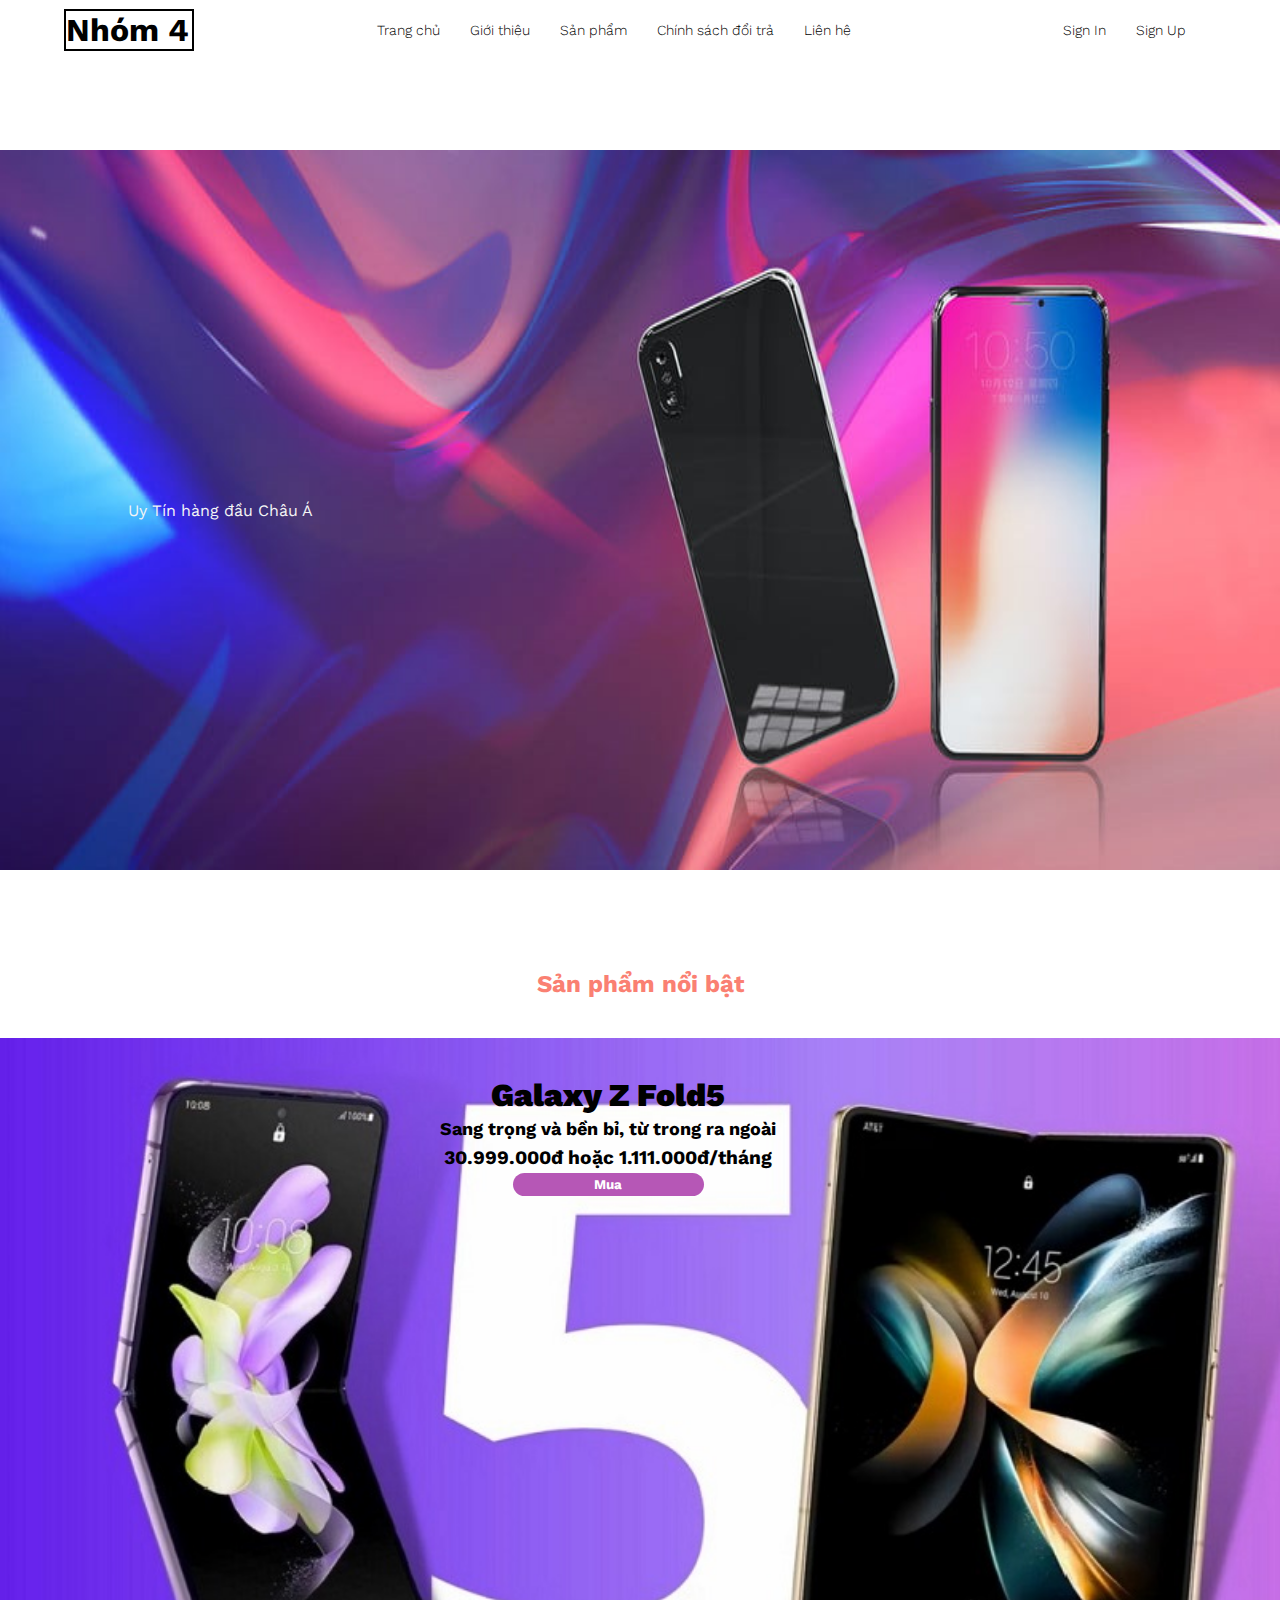
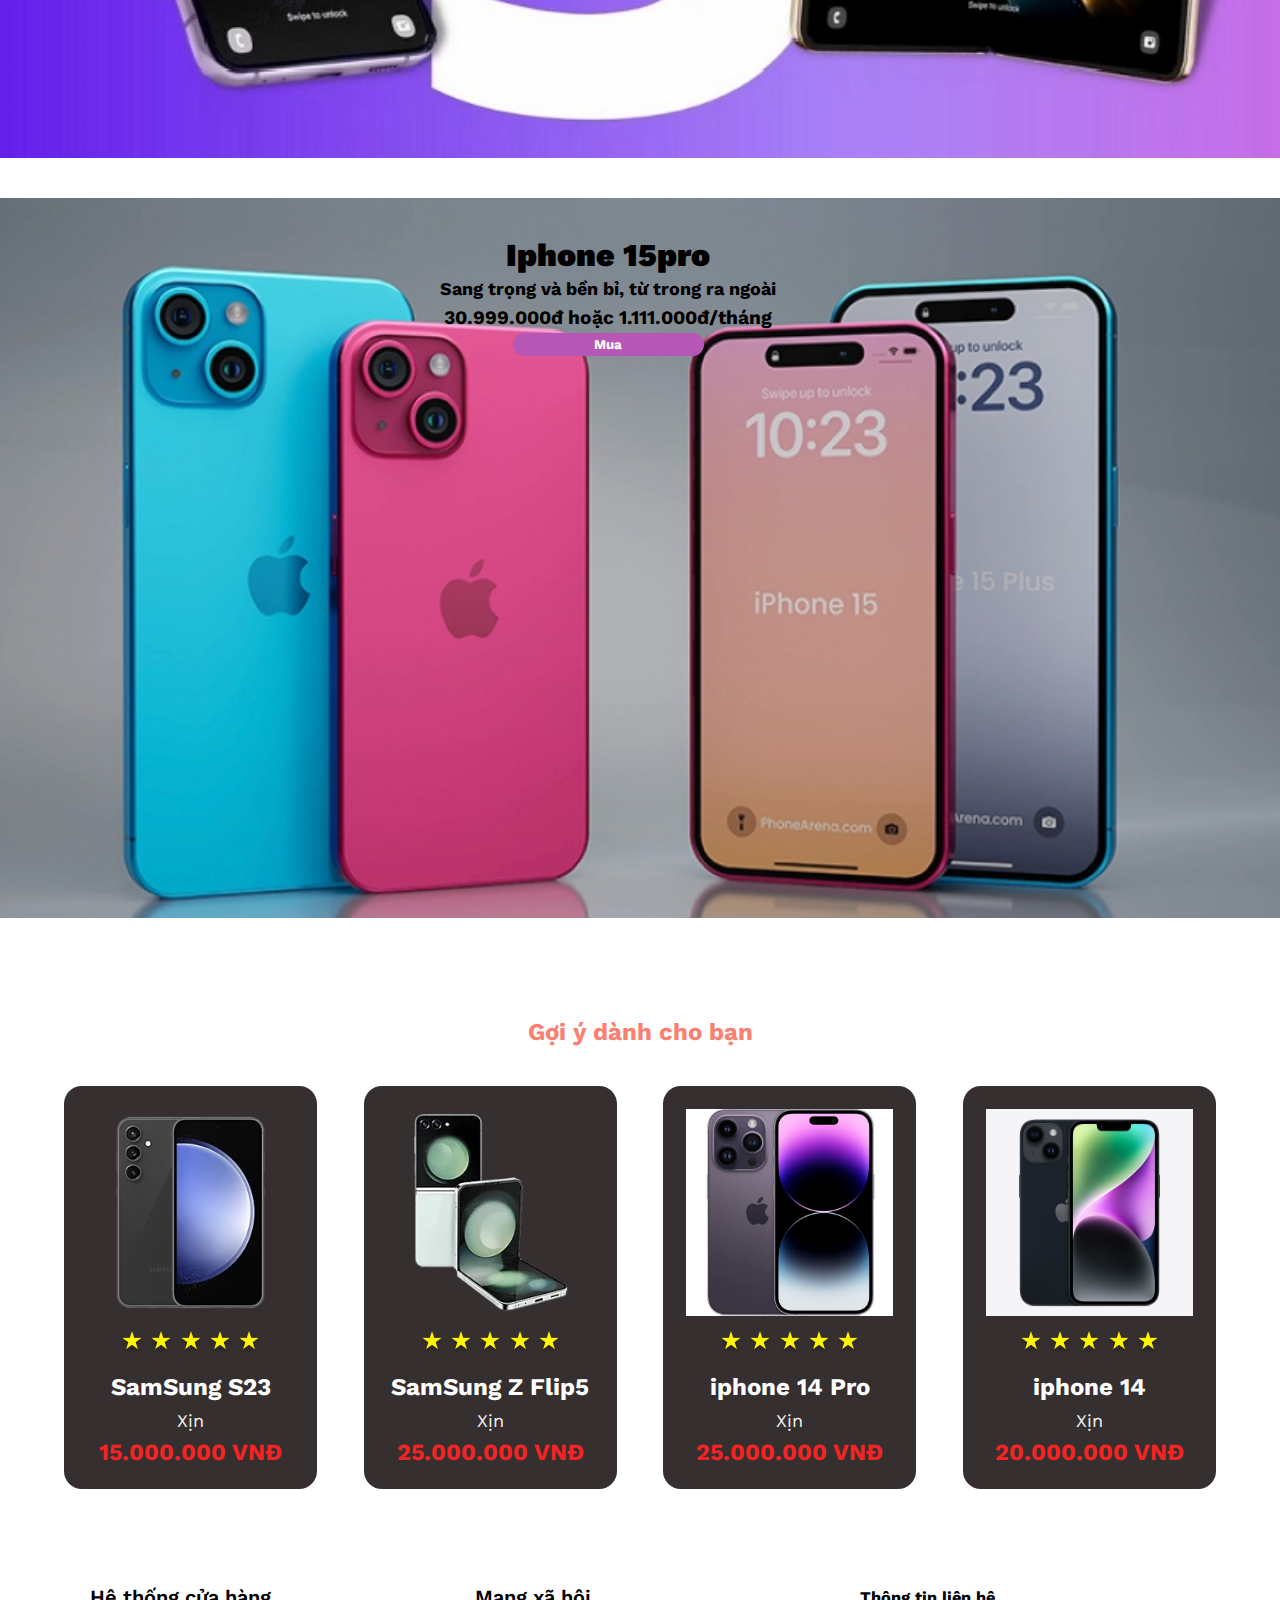
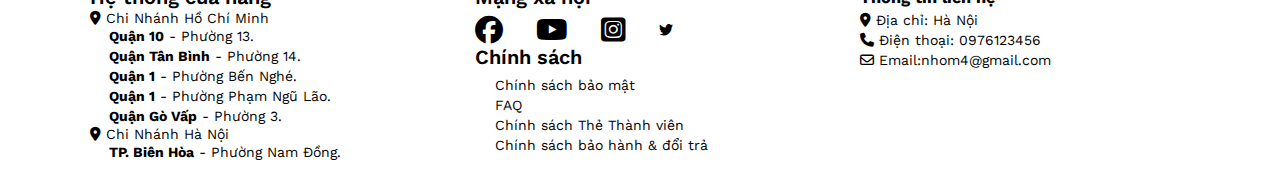
<file: index.html>
<!DOCTYPE html>
<html lang="en">
<head>
    <meta charset="UTF-8">
    <meta name="viewport" content="width=device-width, initial-scale=1.0">
    <title>Nhom 4</title>
    <link rel="stylesheet" href="./style.css">
    <link rel="stylesheet" href="./reponsivetrangchu.css">
    <link rel="stylesheet" href="https://cdnjs.cloudflare.com/ajax/libs/font-awesome/6.2.0/css/all.min.css">
</head>
<body>
    <!-- header -->
    <script src="./trangchu.js"></script>
    <header>
        <div class="head-container">
            <a href="index.html">
                <div class="nav-belt">
                    <h1>Nhóm 4</h1>
                </div>
            </a>
            <div class="nav-bar">
                <ul class="ul-items">
                    <li class="list-items"><a href="index.html">Trang chủ</a></li>
                    <li class="list-items"><a href="./gioithieu.html">Giới thiệu</a></li>
                    <li class="list-items">
                        <a href="">Sản phẩm</a>
                        <ul class="item-down"> 
                            <li class="down-item"><a href="samsung.html">SamSung</a></li>
                            <li class="down-item"><a href="iphone.html">Iphone</a></li>
                        </ul>
                    </li>
                    <li class="list-items"><a href="chinhsachdoitra.html">Chính sách đổi trả</a></li>
                    <li class="list-items"><a href="lienhe.html">Liên hệ</a></li>
                </ul>
            </div>
            <div class="nav-bar">
                <ul class="ul-items">
                    <li class="list-items"><a href="./loginaccount.html">Sign In</a></li>
                    <li class="list-items"><a href="./createaccount.html">Sign Up</a></li>
                </ul>
            </div>
            <div class="action">
                <label for="checkbox">
                    <i class="fa-solid fa-bars"></i>
                </label>
                <input type="checkbox" name="checkingbox" id="checkbox">          
                <table>
                    <ul class="hamburger">
                        <li class="list-items"><a href="index.html">Trang chủ</a></li>
                        <li class="list-items"><a href="./gioithieu.html">Giới thiệu</a></li>
                        <li class="list-items">
                            <a href="">Sản phẩm</a>
                            <ul class="item-down"> 
                                <li class="down-item"><a href="samsung.html">SamSung</a></li>
                                <li class="down-item"><a href="iphone.html">Iphone</a></li>
                            </ul>
                        </li>
                        <li class="list-items"><a href="chinhsachdoitra.html">Chính sách đổi trả</a></li>
                        <li class="list-items"><a href="lienhe.html">Liên hệ</a></li>
                        <li class="list-items"><a href="./loginaccount.html">Sign In</a></li>
                    <li class="list-items"><a href="./createaccount.html">Sign Up</a></li>
                    </ul>
                </table>
            </div>
        </div>
    </header>

    <!-- content -->
    <div class="content">
        <div id="banner">
            <div class="box-left">
                <p>Uy Tín hàng đầu Châu Á</p>
            </div>
            <div class="box-right">
            </div>
        </div>
        <div class="body">
            <h2 class="head">Sản phẩm nổi bật</h2>
            <div class="banner-samsung">
                <div class="element-samsung">
                    <h2>Galaxy Z Fold5</h2>
                    <p>Sang trọng và bền bỉ, từ trong ra ngoài</p>
                    <span>30.999.000đ hoặc 1.111.000đ/tháng</span>
                    <button>Mua</button>
                </div>
            </div>
            <div class="banner-iphone">
                <div class="element-iphone">
                    <h2>Iphone 15pro</h2>
                    <p>Sang trọng và bền bỉ, từ trong ra ngoài</p>
                    <span>30.999.000đ hoặc 1.111.000đ/tháng</span>
                    <button>Mua</button>
                </div>
            </div>
        </div>
        <div class="some">
            <h2 class="head">Gợi ý dành cho bạn</h2>
            <div class="body-some">
                <div class="item">
                    <div class="item-image">
                        <img src="./assets/img/vn-galaxy-s23-fe-s711-sm-s711bzabxxv-thumb-538357410.avif" alt="">
                    </div>
                    <div class="stars">
                        <span>
                            <img src="assets/img/star.png" alt="">
                        </span>
                        <span>
                            <img src="assets/img/star.png" alt="">
                        </span>
                        <span>
                            <img src="assets/img/star.png" alt="">
                        </span>
                        <span>
                            <img src="assets/img/star.png" alt="">
                        </span>
                        <span>
                            <img src="assets/img/star.png" alt="">
                        </span>
                    </div>
    
                    <h3 class="name">SamSung S23</h3>
                    <p class="desc">Xịn</p>
                    <span class="price">15.000.000 VNĐ</span>
                </div>
    
    
                <div class="item">
                    <div class="item-image">
                        <img src="./assets/img/vn-galaxy-z-flip5-f731-sm-f731blgexxv-thumb-537229869.webp" alt="">
                    </div>
                    <div class="stars">
                        <span>
                            <img src="assets/img/star.png" alt="">
                        </span>
                        <span>
                            <img src="assets/img/star.png" alt="">
                        </span>
                        <span>
                            <img src="assets/img/star.png" alt="">
                        </span>
                        <span>
                            <img src="assets/img/star.png" alt="">
                        </span>
                        <span>
                            <img src="assets/img/star.png" alt="">
                        </span>
                    </div>
    
                    <h3 class="name">SamSung Z Flip5</h3>
                    <p class="desc">Xịn</p>
                    <span class="price">25.000.000 VNĐ</span>
                </div>
                <div class="item">
                    <div class="item-image">
                      <img
                        src="./assets/img/iphone-14-pro-max-tim-thumb-600x600 (1).jpg"
                        alt=""
                      />
                    </div>
                    <div class="stars">
                      <span>
                        <img src="assets/img/star.png" alt="" />
                      </span>
                      <span>
                        <img src="assets/img/star.png" alt="" />
                      </span>
                      <span>
                        <img src="assets/img/star.png" alt="" />
                      </span>
                      <span>
                        <img src="assets/img/star.png" alt="" />
                      </span>
                      <span>
                        <img src="assets/img/star.png" alt="" />
                      </span>
                    </div>
          
                    <h3 class="name">iphone 14 Pro</h3>
                    <p class="desc">Xịn</p>
                    <span class="price">25.000.000 VNĐ</span>
                  </div>
          
                  <div class="item">
                    <div class="item-image">
                      <img src="./assets/img/iphone14.webp" alt="" />
                    </div>
                    <div class="stars">
                      <span>
                        <img src="assets/img/star.png" alt="" />
                      </span>
                      <span>
                        <img src="assets/img/star.png" alt="" />
                      </span>
                      <span>
                        <img src="assets/img/star.png" alt="" />
                      </span>
                      <span>
                        <img src="assets/img/star.png" alt="" />
                      </span>
                      <span>
                        <img src="assets/img/star.png" alt="" />
                      </span>
                    </div>
          
                    <h3 class="name">iphone 14</h3>
                    <p class="desc">Xịn</p>
                    <span class="price">20.000.000 VNĐ</span>
                  </div>
            </div>
        </div>
    </div>

    </div>

    <!-- footer -->
    <div class="footer">
        <footer>
            <div class="shop">
                <h3>Hệ thống cửa hàng</h3>
                <div class="location">
                    <i class="fa-solid fa-location-dot"></i>
                    Chi Nhánh Hồ Chí Minh
                    <p><b>Quận 10</b> - Phường 13.</p>
                    <p><b>Quận Tân Bình</b> - Phường 14.</p>
                    <p><b>Quận 1</b> - Phường Bến Nghé.</p>
                    <p><b>Quận 1</b> - Phường Phạm Ngũ Lão.</p>
                    <p><b>Quận Gò Vấp</b> - Phường 3.</p>
                </div>
                <div class="location">
                    <i class="fa-solid fa-location-dot"></i>
                    Chi Nhánh Hà Nội
                    <p><b>TP. Biên Hòa</b> - Phường Nam Đồng.</p>
                </div>
            </div>
            <div class="mxh">
                <h3>Mạng xã hội</h3>
                <div class="icons">
                    <a href="https://www.facebook.com/groups/1178541492913146"><i class="fa-brands fa-facebook fa-2xl"></i></a>
                    <a href="https://www.youtube.com/@dhcnDongA"><i class="fa-brands fa-youtube fa-2xl"></i></a>
                    <a href="https://www.instagram.com/"><i class="fa-brands fa-square-instagram fa-2xl"></i></a>
                    <a href="https://twitter.com/"><i class="fa-brands fa-twitter"></i></a>
                </div>
                <h3>Chính sách</h3>
                <ul>
                    <li>Chính sách bảo mật</li>
                    <li>FAQ</li>
                    <li>Chính sách Thẻ Thành viên</li>
                    <li><a href="chinhsachdoitra.html">Chính sách bảo hành & đổi trả</a></li>
                </ul>
            </div>
            <div class="fanpage">
                <h3>Thông tin liên hệ</h3>
                <p><i class="fa-solid fa-location-dot"></i> Địa chỉ: Hà Nội</p>
                <p><i class="fa-solid fa-phone"></i> Điện thoại: 0976123456</p>
                <p><i class="fa-regular fa-envelope"></i> Email:nhom4@gmail.com</p>
            </div>
        </footer>
    </div>
</body>
</html>
</file>
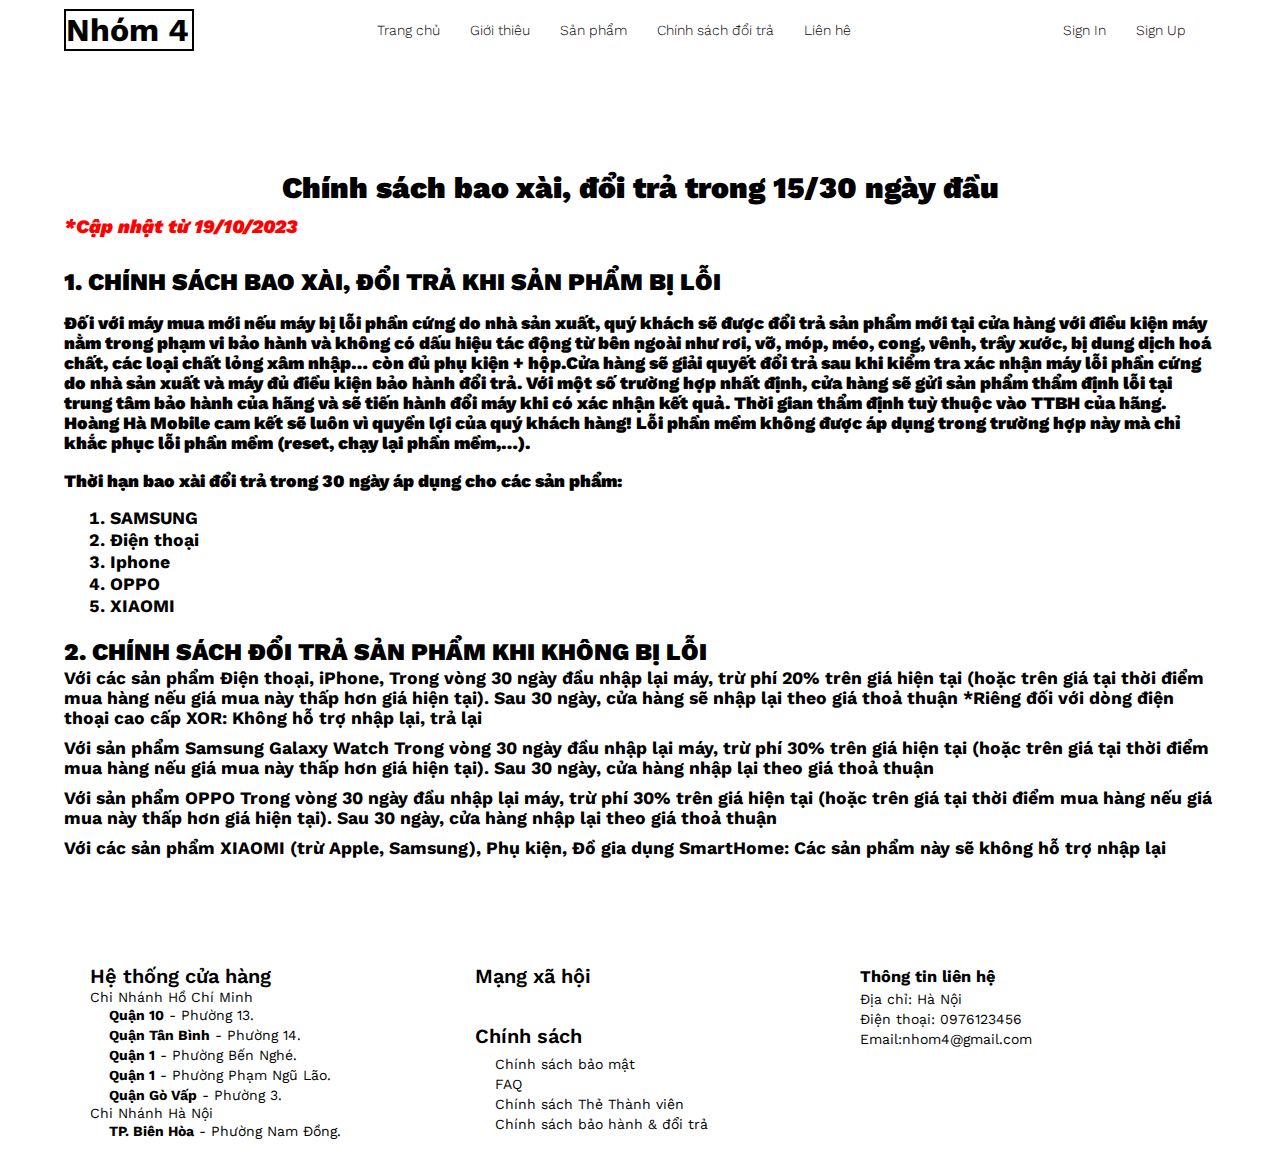
<file: chinhsachdoitra.html>
<!DOCTYPE html>
<html lang="en">

<head>
    <meta charset="UTF-8">
    <meta name="viewport" content="width=device-width, initial-scale=1.0">
    <title>Document</title>
    <link rel="stylesheet" href="./chinhsachdoitra.css">
    <link rel="stylesheet" href="./reponsivechinhsachdoitra.css">
</head>

<body>
    <script src="./trangchu.js"></script>
    <header>
        <div class="head-container">
            <a href="index.html">
                <div class="nav-belt">
                    <h1>Nhóm 4</h1>
                </div>
            </a>
            <div class="nav-bar">
                <ul class="ul-items">
                    <li class="list-items"><a href="index.html">Trang chủ</a></li>
                    <li class="list-items"><a href="./gioithieu.html">Giới thiệu</a></li>
                    <li class="list-items">
                        <a href="">Sản phẩm</a>
                        <ul class="item-down"> 
                            <li class="down-item"><a href="samsung.html">SamSung</a></li>
                            <li class="down-item"><a href="iphone.html">Iphone</a></li>
                        </ul>
                    </li>
                    <li class="list-items"><a href="chinhsachdoitra.html">Chính sách đổi trả</a></li>
                    <li class="list-items"><a href="lienhe.html">Liên hệ</a></li>
                </ul>
            </div>
            <div class="nav-bar">
                <ul class="ul-items">
                    <li class="list-items"><a href="./loginaccount.html">Sign In</a></li>
                    <li class="list-items"><a href="./createaccount.html">Sign Up</a></li>
                </ul>
            </div>
            <div class="action">
                <label for="checkbox">
                    <i class="fa-solid fa-bars"></i>
                </label>
                <input type="checkbox" name="checkingbox" id="checkbox">          
                <table>
                    <ul class="hamburger">
                        <li class="list-items"><a href="index.html">Trang chủ</a></li>
                        <li class="list-items"><a href="./gioithieu.html">Giới thiệu</a></li>
                        <li class="list-items">
                            <a href="">Sản phẩm</a>
                            <ul class="item-down"> 
                                <li class="down-item"><a href="samsung.html">SamSung</a></li>
                                <li class="down-item"><a href="iphone.html">Iphone</a></li>
                            </ul>
                        </li>
                        <li class="list-items"><a href="chinhsachdoitra.html">Chính sách đổi trả</a></li>
                        <li class="list-items"><a href="lienhe.html">Liên hệ</a></li>
                        <li class="list-items"><a href="./loginaccount.html">Sign In</a></li>
                    <li class="list-items"><a href="./createaccount.html">Sign Up</a></li>
                    </ul>
                </table>
            </div>
        </div>
    </header>

    <!-- content -->
    <div class="content">
        <h2>Chính sách bao xài, đổi trả trong 15/30 ngày đầu</h2>
        <p class="warn">*Cập nhật từ 19/10/2023</p>
        <div class="box-1">
            <h3>1. CHÍNH SÁCH BAO XÀI, ĐỔI TRẢ KHI SẢN PHẨM BỊ LỖI</h3>
            <p>Đối với máy mua mới nếu máy bị lỗi phần cứng do nhà sản xuất, quý khách sẽ được đổi trả sản phẩm mới tại
                cửa hàng với điều kiện máy nằm trong phạm vi bảo hành và không có dấu hiệu tác động từ bên ngoài như
                rơi, vỡ, móp, méo, cong, vênh, trầy xước, bị dung dịch hoá chất, các loại chất lỏng xâm nhập… còn đủ phụ
                kiện + hộp.Cửa hàng sẽ giải quyết đổi trả sau khi kiểm tra xác nhận máy lỗi phần cứng do nhà sản xuất và máy đủ
                điều kiện bảo hành đổi trả. Với một số trường hợp nhất định, cửa hàng sẽ gửi sản phẩm thẩm định lỗi
                tại trung tâm bảo hành của hãng và sẽ tiến hành đổi máy khi có xác nhận kết quả. Thời gian thẩm định tuỳ
                thuộc vào TTBH của hãng. Hoàng Hà Mobile cam kết sẽ luôn vì quyền lợi của quý khách hàng!
                Lỗi phần mềm không được áp dụng trong trường hợp này mà chỉ khắc phục lỗi phần mềm (reset, chạy lại phần
                mềm,…).
            </p>
            <p> Thời hạn bao xài đổi trả trong 30 ngày áp dụng cho các sản phẩm:</p>
            <ol class="list">
                <li>SAMSUNG</li>
                <li>Điện thoại</li>
                <li>Iphone</li>
                <li>OPPO </li>
                <li>XIAOMI</li>
            </ol>
        </div>
        <div class="box-2">
            <h3>2. CHÍNH SÁCH ĐỔI TRẢ SẢN PHẨM KHI KHÔNG BỊ LỖI</h3>
            <ul class="list">
                <li>
                    Với các sản phẩm  Điện thoại, iPhone,
                    Trong vòng 30 ngày đầu nhập lại máy, trừ phí 20% trên giá hiện tại (hoặc trên giá tại thời điểm mua hàng
                    nếu giá mua này thấp hơn giá hiện tại). Sau 30 ngày, cửa hàng sẽ nhập lại theo giá thoả thuận

                    *Riêng đối với dòng điện thoại cao cấp XOR: Không hỗ trợ nhập lại, trả lại
                </li>
                <li>
                    Với sản phẩm Samsung Galaxy Watch
                    Trong vòng 30 ngày đầu nhập lại máy, trừ phí 30% trên giá hiện tại (hoặc trên giá tại thời điểm mua hàng
                    nếu giá mua này thấp hơn giá hiện tại). Sau 30 ngày, cửa hàng nhập lại theo giá thoả thuận
                </li>
                <li>
                    Với sản phẩm OPPO
                    Trong vòng 30 ngày đầu nhập lại máy, trừ phí 30% trên giá hiện tại (hoặc trên giá tại thời điểm mua hàng
                    nếu giá mua này thấp hơn giá hiện tại). Sau 30 ngày, cửa hàng nhập lại theo giá thoả thuận
                </li>
                <li>
                    Với các sản phẩm XIAOMI (trừ Apple, Samsung), Phụ kiện, Đồ gia dụng SmartHome:
                    Các sản phẩm này sẽ không hỗ trợ nhập lại
                </li>  
            </ul>
        </div>
    </div>
    <!-- footer -->
    <div class="footer">
        <footer>
            <div class="shop">
                <h3>Hệ thống cửa hàng</h3>
                <div class="location">
                    <i class="fa-solid fa-location-dot"></i>
                    Chi Nhánh Hồ Chí Minh
                    <p><b>Quận 10</b> - Phường 13.</p>
                    <p><b>Quận Tân Bình</b> - Phường 14.</p>
                    <p><b>Quận 1</b> - Phường Bến Nghé.</p>
                    <p><b>Quận 1</b> - Phường Phạm Ngũ Lão.</p>
                    <p><b>Quận Gò Vấp</b> - Phường 3.</p>
                </div>
                <div class="location">
                    <i class="fa-solid fa-location-dot"></i>
                    Chi Nhánh Hà Nội
                    <p><b>TP. Biên Hòa</b> - Phường Nam Đồng.</p>
                </div>
            </div>
            <div class="mxh">
                <h3>Mạng xã hội</h3>
                <div class="icons">
                    <a href="https://www.facebook.com/groups/1178541492913146"><i class="fa-brands fa-facebook fa-2xl"></i></a>
                    <a href="https://www.youtube.com/@dhcnDongA"><i class="fa-brands fa-youtube fa-2xl"></i></a>
                    <a href="https://www.instagram.com/"><i class="fa-brands fa-square-instagram fa-2xl"></i></a>
                    <a href="https://twitter.com/"><i class="fa-brands fa-twitter"></i></a>
                </div>
                <h3>Chính sách</h3>
                <ul>
                    <li>Chính sách bảo mật</li>
                    <li>FAQ</li>
                    <li>Chính sách Thẻ Thành viên</li>
                    <li><a href="chinhsachdoitra.html">Chính sách bảo hành & đổi trả</a></li>
                </ul>
            </div>
            <div class="fanpage">
                <h3>Thông tin liên hệ</h3>
                <p><i class="fa-solid fa-location-dot"></i> Địa chỉ: Hà Nội</p>
                <p><i class="fa-solid fa-phone"></i> Điện thoại: 0976123456</p>
                <p><i class="fa-regular fa-envelope"></i> Email:nhom4@gmail.com</p>
            </div>
        </footer>
    </div>
</body>

</html>
</file>
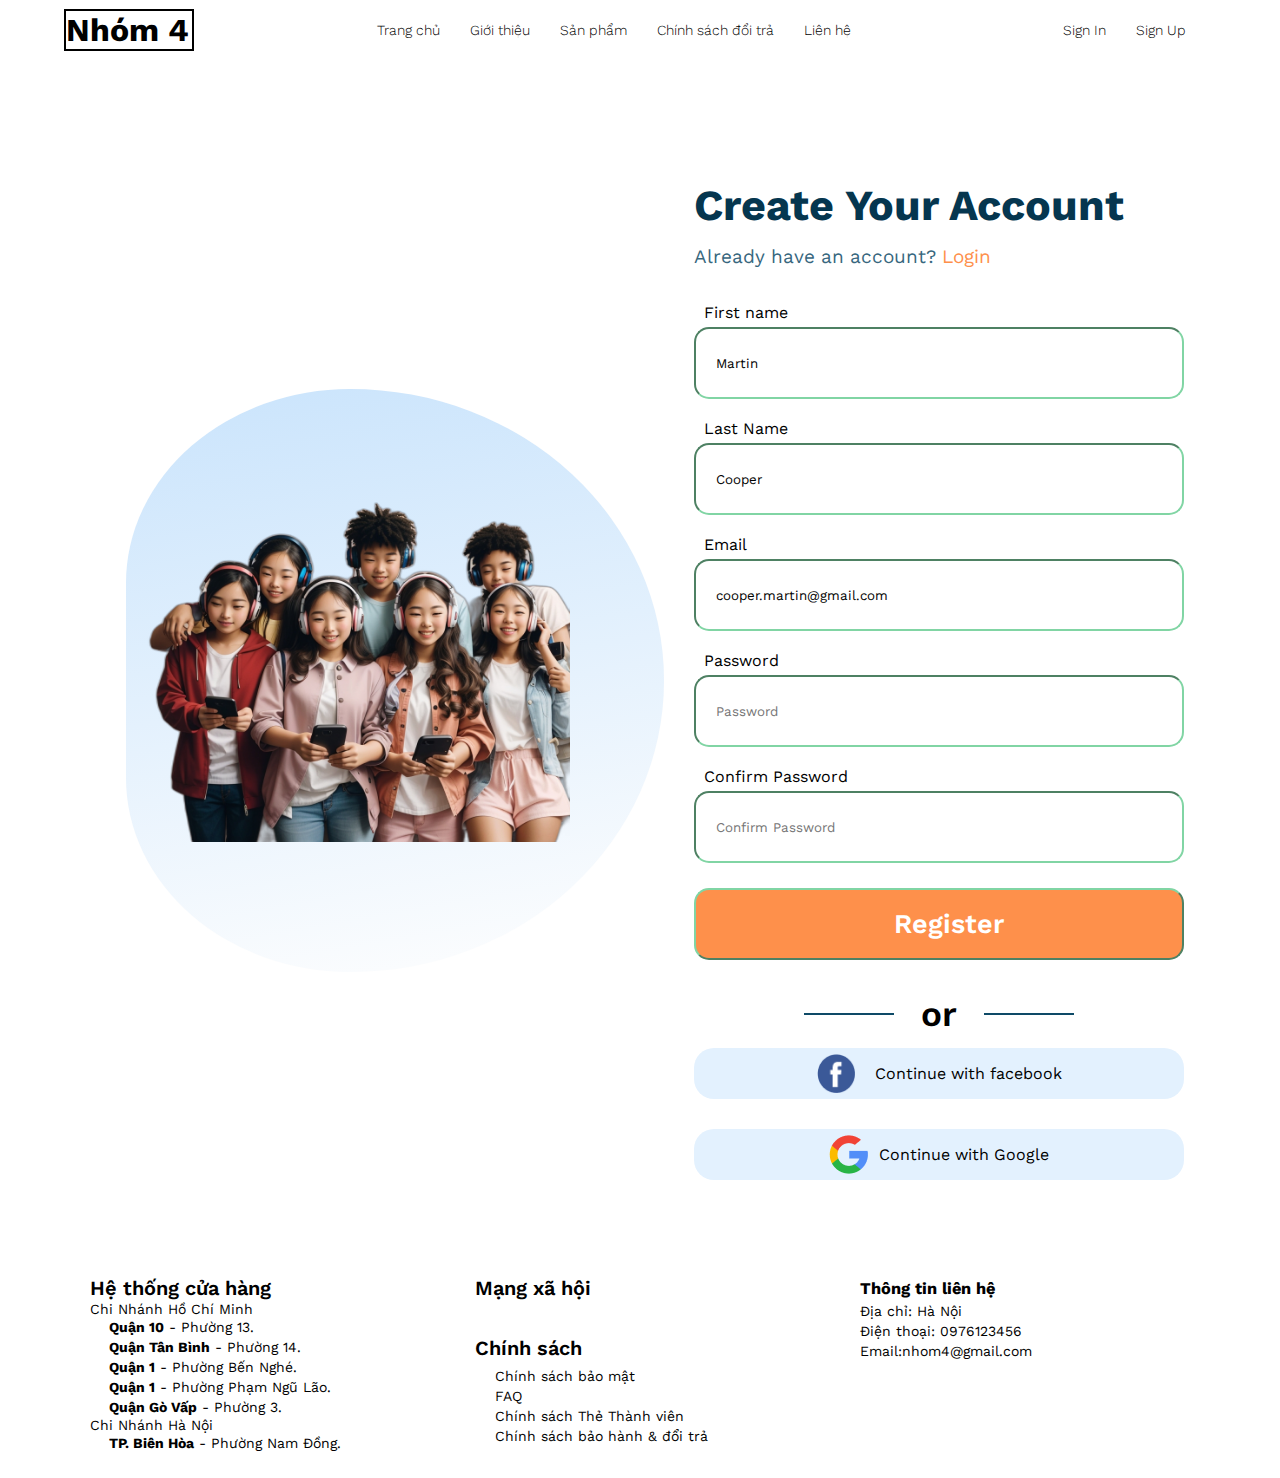
<file: createaccount.html>
<!DOCTYPE html>
<html lang="en">
<head>
    <meta charset="UTF-8">
    <meta name="viewport" content="width=device-width, initial-scale=1.0">
    <title>BTVN</title>
    <link rel="stylesheet" href="./createaccount.css">
    <link rel="stylesheet" href="./reponsivecreateaccount.css">
    <link rel="stylesheet" href="https://cdnjs.cloudflare.com/ajax/libs/font-awesome/6.4.0/css/all.min.css" integrity="sha512-iecdLmaskl7CVkqkXNQ/ZH/XLlvWZOJyj7Yy7tcenmpD1ypASozpmT/E0iPtmFIB46ZmdtAc9eNBvH0H/ZpiBw==" crossorigin="anonymous" referrerpolicy="no-referrer" />
</head>
<body>
    <script src="./trangchu.js"></script>
    <header>
        <div class="head-container">
            <a href="index.html">
                <div class="nav-belt">
                    <h1>Nhóm 4</h1>
                </div>
            </a>
            <div class="nav-bar">
                <ul class="ul-items">
                    <li class="list-items"><a href="index.html">Trang chủ</a></li>
                    <li class="list-items"><a href="./gioithieu.html">Giới thiệu</a></li>
                    <li class="list-items">
                        <a href="">Sản phẩm</a>
                        <ul class="item-down"> 
                            <li class="down-item"><a href="samsung.html">SamSung</a></li>
                            <li class="down-item"><a href="iphone.html">Iphone</a></li>
                        </ul>
                    </li>
                    <li class="list-items"><a href="chinhsachdoitra.html">Chính sách đổi trả</a></li>
                    <li class="list-items"><a href="lienhe.html">Liên hệ</a></li>
                </ul>
            </div>
            <div class="nav-bar">
                <ul class="ul-items">
                    <li class="list-items"><a href="./loginaccount.html">Sign In</a></li>
                    <li class="list-items"><a href="./createaccount.html">Sign Up</a></li>
                </ul>
            </div>
            <div class="action">
                <label for="checkbox">
                    <i class="fa-solid fa-bars"></i>
                </label>
                <input type="checkbox" name="checkingbox" id="checkbox">          
                <table>
                    <ul class="hamburger">
                        <li class="list-items"><a href="index.html">Trang chủ</a></li>
                        <li class="list-items"><a href="./gioithieu.html">Giới thiệu</a></li>
                        <li class="list-items">
                            <a href="">Sản phẩm</a>
                            <ul class="item-down"> 
                                <li class="down-item"><a href="samsung.html">SamSung</a></li>
                                <li class="down-item"><a href="iphone.html">Iphone</a></li>
                            </ul>
                        </li>
                        <li class="list-items"><a href="chinhsachdoitra.html">Chính sách đổi trả</a></li>
                        <li class="list-items"><a href="lienhe.html">Liên hệ</a></li>
                        <li class="list-items"><a href="./loginaccount.html">Sign In</a></li>
                    <li class="list-items"><a href="./createaccount.html">Sign Up</a></li>
                    </ul>
                </table>
            </div>
        </div>
    </header>

    <!-- Create-Account -->
    <div class="Create-Account_container">
        <!-- Create-Account_img -->
        <div class="Create-Account_img">
            <div class="box" >
                <img class="davanci" src="./assets/img/Default_create_a_photo_of_5_people_including_3_girls_and_2_boy_2_e9ece461-efa5-41eb-b8bf-1b9f93ece74b_0.png">
            </div>
        </div>
        <!-- Create-Account_form -->
        <div class="Create-Account_form">
            <h2>Create Your Account</h2>
            <p>Already have an account? <a href="./loginaccount.html">Login</a>
            </p>
            <form action="" target="_blank">
                <label for="fname">First name</label>
                <input type="text" class="fname" id="fname" placeholder="Enter Your Name" value="Martin">
                <label for="lname">Last Name</label>
                <input type="text" name="lname" id="lname" placeholder="Enter Your Last Name" value="Cooper">
                <label for="email">Email</label>
                <input type="email" name="email" id="email" placeholder="Enter Email" value="cooper.martin@gmail.com">
                <label for="password">Password</label>
                <div class="password">
                    <input type="password" name="password" id="password" placeholder="Password">
                    <i class="fa-regular fa-eye-slash"></i>
                </div>
                <label for="confirmpassword">Confirm Password</label>
                <div class="password">
                    <input type="password" name="confirmpassword" id="confirmpassword" placeholder="Confirm Password">
                    <i class="fa-regular fa-eye-slash"></i>
                </div>
                <input type="submit" name="register" id="register" value="Register">
            </form>

            <div class="ngancach">
                <span>
                    
                </span>
                <h3>
                    or
                </h3>
                <span>

                </span>
            </div>

            <div class="ctnFacebook">
                <a href="https://www.facebook.com/">
                    <img src="./assets/img/Component 16.png" alt="Component 16" title="Continue with facebook">Continue with facebook
                </a>
            </div>
            <div class="ctnGoogle">
                <a href="https://www.google.com/intl/vi/account/about/">
                    <img src="./assets/img/Component 16 (1).png" alt="">Continue with Google
                </a>
            </div>
        </div>
    </div>

    <!-- footer -->
    <div class="footer">
        <footer>
            <div class="shop">
                <h3>Hệ thống cửa hàng</h3>
                <div class="location">
                    <i class="fa-solid fa-location-dot"></i>
                    Chi Nhánh Hồ Chí Minh
                    <p><b>Quận 10</b> - Phường 13.</p>
                    <p><b>Quận Tân Bình</b> - Phường 14.</p>
                    <p><b>Quận 1</b> - Phường Bến Nghé.</p>
                    <p><b>Quận 1</b> - Phường Phạm Ngũ Lão.</p>
                    <p><b>Quận Gò Vấp</b> - Phường 3.</p>
                </div>
                <div class="location">
                    <i class="fa-solid fa-location-dot"></i>
                    Chi Nhánh Hà Nội
                    <p><b>TP. Biên Hòa</b> - Phường Nam Đồng.</p>
                </div>
            </div>
            <div class="mxh">
                <h3>Mạng xã hội</h3>
                <div class="icons">
                    <a href="https://www.facebook.com/groups/1178541492913146"><i class="fa-brands fa-facebook fa-2xl"></i></a>
                    <a href="https://www.youtube.com/@dhcnDongA"><i class="fa-brands fa-youtube fa-2xl"></i></a>
                    <a href="https://www.instagram.com/"><i class="fa-brands fa-square-instagram fa-2xl"></i></a>
                    <a href="https://twitter.com/"><i class="fa-brands fa-twitter"></i></a>
                </div>
                <h3>Chính sách</h3>
                <ul>
                    <li>Chính sách bảo mật</li>
                    <li>FAQ</li>
                    <li>Chính sách Thẻ Thành viên</li>
                    <li><a href="chinhsachdoitra.html">Chính sách bảo hành & đổi trả</a></li>
                </ul>
            </div>
            <div class="fanpage">
                <h3>Thông tin liên hệ</h3>
                <p><i class="fa-solid fa-location-dot"></i> Địa chỉ: Hà Nội</p>
                <p><i class="fa-solid fa-phone"></i> Điện thoại: 0976123456</p>
                <p><i class="fa-regular fa-envelope"></i> Email:nhom4@gmail.com</p>
            </div>
        </footer>
    </div>
</body>
</html>
</file>
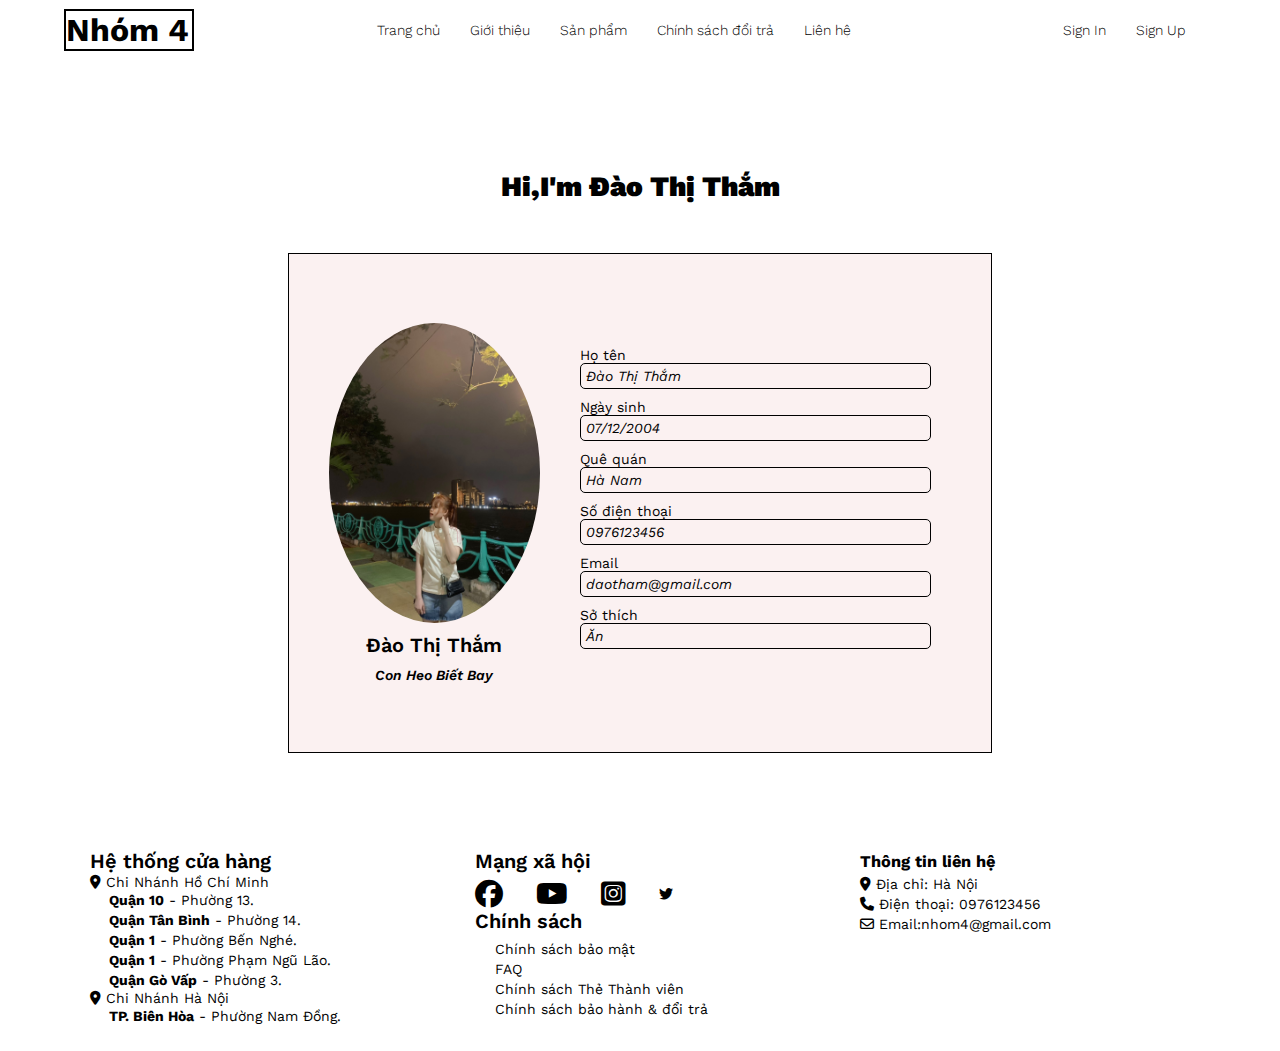
<file: daothitham.html>
<!DOCTYPE html>
<html lang="en">
  <head>
    <meta charset="UTF-8" />
    <meta name="viewport" content="width=device-width, initial-scale=1.0" />
    <title>Document</title>
    <link rel="stylesheet" href="phamhongquan.css" />
    <link rel="stylesheet" href="reponsivephamhongquan.css">
    <link rel="stylesheet" href="https://cdnjs.cloudflare.com/ajax/libs/font-awesome/6.2.0/css/all.min.css">
    <link
      rel="stylesheet"
      href="https://cdnjs.cloudflare.com/ajax/libs/font-awesome/6.2.0/css/all.min.css"
    />
  </head>
  <body>
    <script src="./trangchu.js"></script>
    <header>
        <div class="head-container">
            <a href="index.html">
                <div class="nav-belt">
                    <h1>Nhóm 4</h1>
                </div>
            </a>
            <div class="nav-bar">
                <ul class="ul-items">
                    <li class="list-items"><a href="index.html">Trang chủ</a></li>
                    <li class="list-items"><a href="./gioithieu.html">Giới thiệu</a></li>
                    <li class="list-items">
                        <a href="">Sản phẩm</a>
                        <ul class="item-down"> 
                            <li class="down-item"><a href="samsung.html">SamSung</a></li>
                            <li class="down-item"><a href="iphone.html">Iphone</a></li>
                        </ul>
                    </li>
                    <li class="list-items"><a href="chinhsachdoitra.html">Chính sách đổi trả</a></li>
                    <li class="list-items"><a href="lienhe.html">Liên hệ</a></li>
                </ul>
            </div>
            <div class="nav-bar">
                <ul class="ul-items">
                    <li class="list-items"><a href="./loginaccount.html">Sign In</a></li>
                    <li class="list-items"><a href="./createaccount.html">Sign Up</a></li>
                </ul>
            </div>
            <div class="action">
                <label for="checkbox">
                    <i class="fa-solid fa-bars"></i>
                </label>
                <input type="checkbox" name="checkingbox" id="checkbox">          
                <table>
                    <ul class="hamburger">
                        <li class="list-items"><a href="index.html">Trang chủ</a></li>
                        <li class="list-items"><a href="./gioithieu.html">Giới thiệu</a></li>
                        <li class="list-items">
                            <a href="">Sản phẩm</a>
                            <ul class="item-down"> 
                                <li class="down-item"><a href="samsung.html">SamSung</a></li>
                                <li class="down-item"><a href="iphone.html">Iphone</a></li>
                            </ul>
                        </li>
                        <li class="list-items"><a href="chinhsachdoitra.html">Chính sách đổi trả</a></li>
                        <li class="list-items"><a href="lienhe.html">Liên hệ</a></li>
                        <li class="list-items"><a href="./loginaccount.html">Sign In</a></li>
                    <li class="list-items"><a href="./createaccount.html">Sign Up</a></li>
                    </ul>
                </table>
            </div>
        </div>
    </header>
    <h2>Hi,I'm Đào Thị Thắm</h2>
    <div class="content">
      <div class="info">
        <div class="float-left">
          <img
            class="avatar"
            src="./assets/img/z4752254754975_88169abb3d22deeba3252041998af13f.jpg"
            alt=""
          />
          <p>Đào Thị Thắm</p>
          <span>Con Heo Biết Bay</span>
        </div>
        <div class="float-right">
          <p>Họ tên</p>
          <div>Đào Thị Thắm</div>
          <p>Ngày sinh</p>
          <div>07/12/2004</div>
          <p>Quê quán</p>
          <div>Hà Nam</div>
          <p>Số điện thoại</p>
          <div>0976123456</div>
          <p>Email</p>
          <div>daotham@gmail.com</div>
          <p>Sở thích</p>
          <div>Ăn</div>
        </div>
      </div>
    </div>
    <!-- footer -->
    <div class="footer">
      <footer>
          <div class="shop">
              <h3>Hệ thống cửa hàng</h3>
              <div class="location">
                  <i class="fa-solid fa-location-dot"></i>
                  Chi Nhánh Hồ Chí Minh
                  <p><b>Quận 10</b> - Phường 13.</p>
                  <p><b>Quận Tân Bình</b> - Phường 14.</p>
                  <p><b>Quận 1</b> - Phường Bến Nghé.</p>
                  <p><b>Quận 1</b> - Phường Phạm Ngũ Lão.</p>
                  <p><b>Quận Gò Vấp</b> - Phường 3.</p>
              </div>
              <div class="location">
                  <i class="fa-solid fa-location-dot"></i>
                  Chi Nhánh Hà Nội
                  <p><b>TP. Biên Hòa</b> - Phường Nam Đồng.</p>
              </div>
          </div>
          <div class="mxh">
              <h3>Mạng xã hội</h3>
              <div class="icons">
                  <a href="https://www.facebook.com/groups/1178541492913146"><i class="fa-brands fa-facebook fa-2xl"></i></a>
                  <a href="https://www.youtube.com/@dhcnDongA"><i class="fa-brands fa-youtube fa-2xl"></i></a>
                  <a href="https://www.instagram.com/"><i class="fa-brands fa-square-instagram fa-2xl"></i></a>
                  <a href="https://twitter.com/"><i class="fa-brands fa-twitter"></i></a>
              </div>
              <h3>Chính sách</h3>
              <ul>
                  <li>Chính sách bảo mật</li>
                  <li>FAQ</li>
                  <li>Chính sách Thẻ Thành viên</li>
                  <li><a href="chinhsachdoitra.html">Chính sách bảo hành & đổi trả</a></li>
              </ul>
          </div>
          <div class="fanpage">
              <h3>Thông tin liên hệ</h3>
              <p><i class="fa-solid fa-location-dot"></i> Địa chỉ: Hà Nội</p>
              <p><i class="fa-solid fa-phone"></i> Điện thoại: 0976123456</p>
              <p><i class="fa-regular fa-envelope"></i> Email:nhom4@gmail.com</p>
          </div>
      </footer>
  </div>
  </body>
</html>
</file>
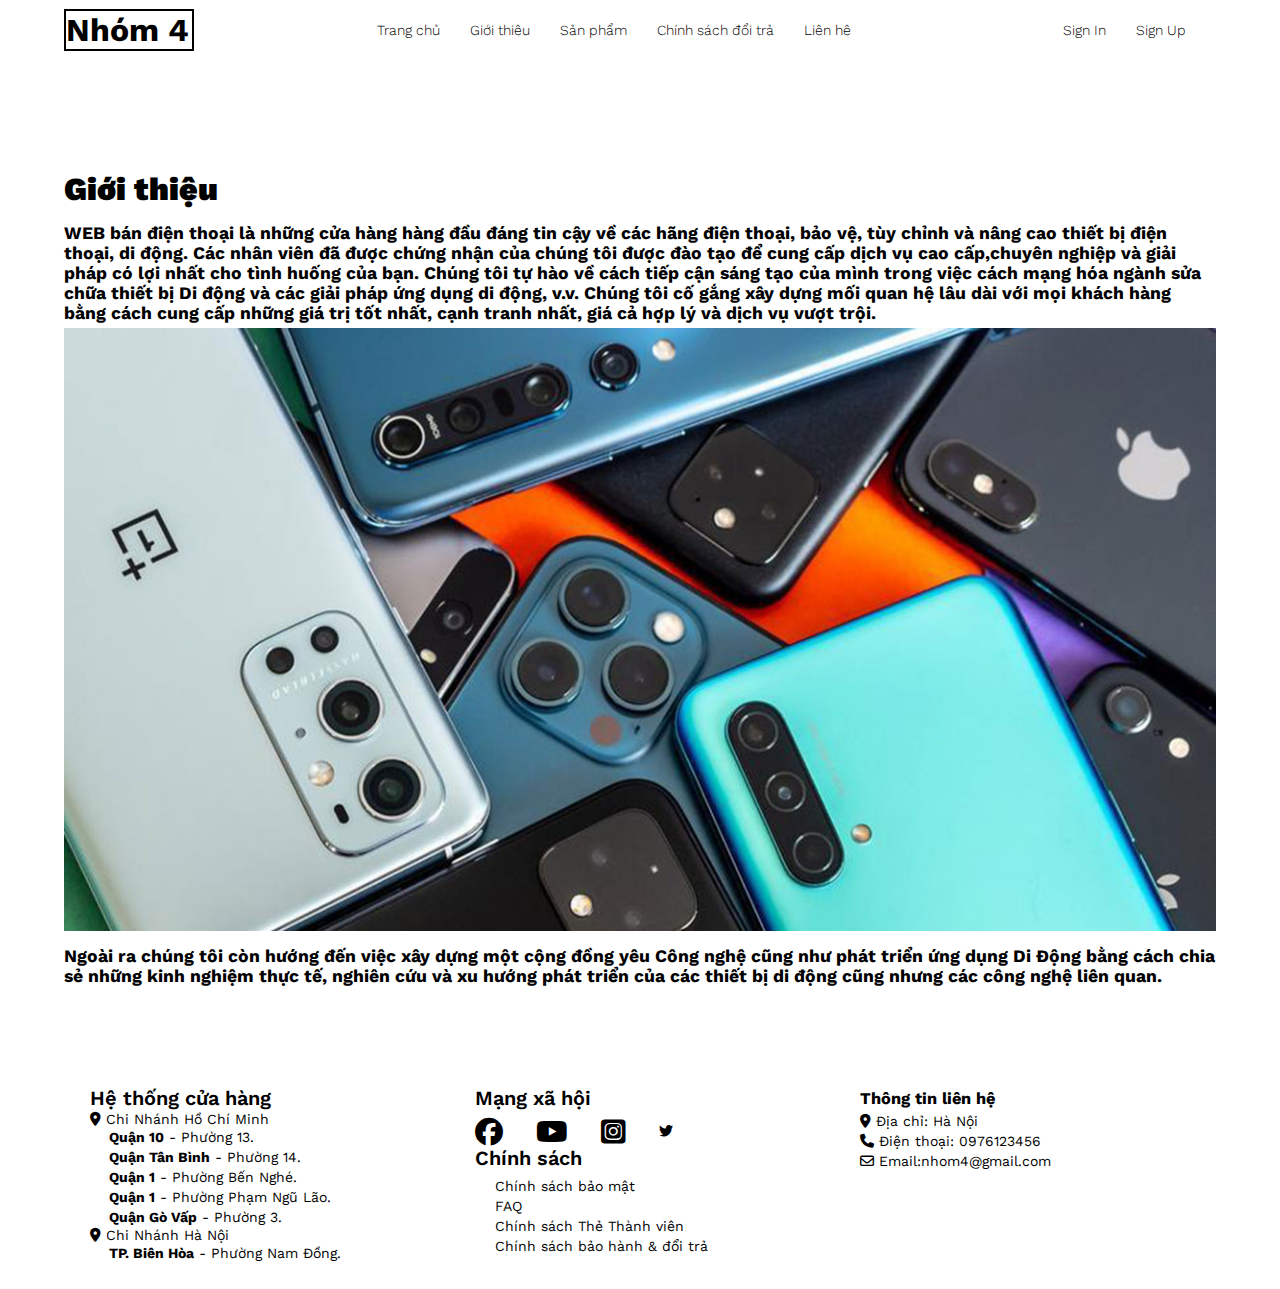
<file: gioithieu.html>
<!DOCTYPE html>
<html lang="en">
  <head>
    <meta charset="UTF-8" />
    <meta name="viewport" content="width=device-width, initial-scale=1.0" />
    <title>Document</title>
    <link rel="stylesheet" href="./gioithieu.css"/>
    <link rel="stylesheet" href="reponsivegioithieu.css">
    <link
      rel="stylesheet"
      href="https://cdnjs.cloudflare.com/ajax/libs/font-awesome/6.2.0/css/all.min.css"
    />
  </head>

  <body>
    <script src="./trangchu.js"></script>
    <header>
        <div class="head-container">
            <a href="index.html">
                <div class="nav-belt">
                    <h1>Nhóm 4</h1>
                </div>
            </a>
            <div class="nav-bar">
                <ul class="ul-items">
                    <li class="list-items"><a href="index.html">Trang chủ</a></li>
                    <li class="list-items"><a href="./gioithieu.html">Giới thiệu</a></li>
                    <li class="list-items">
                        <a href="">Sản phẩm</a>
                        <ul class="item-down"> 
                            <li class="down-item"><a href="samsung.html">SamSung</a></li>
                            <li class="down-item"><a href="iphone.html">Iphone</a></li>
                        </ul>
                    </li>
                    <li class="list-items"><a href="chinhsachdoitra.html">Chính sách đổi trả</a></li>
                    <li class="list-items"><a href="lienhe.html">Liên hệ</a></li>
                </ul>
            </div>
            <div class="nav-bar">
                <ul class="ul-items">
                    <li class="list-items"><a href="./loginaccount.html">Sign In</a></li>
                    <li class="list-items"><a href="./createaccount.html">Sign Up</a></li>
                </ul>
            </div>
            <div class="action">
                <label for="checkbox">
                    <i class="fa-solid fa-bars"></i>
                </label>
                <input type="checkbox" name="checkingbox" id="checkbox">          
                <table>
                    <ul class="hamburger">
                        <li class="list-items"><a href="index.html">Trang chủ</a></li>
                        <li class="list-items"><a href="./gioithieu.html">Giới thiệu</a></li>
                        <li class="list-items">
                            <a href="">Sản phẩm</a>
                            <ul class="item-down"> 
                                <li class="down-item"><a href="samsung.html">SamSung</a></li>
                                <li class="down-item"><a href="iphone.html">Iphone</a></li>
                            </ul>
                        </li>
                        <li class="list-items"><a href="chinhsachdoitra.html">Chính sách đổi trả</a></li>
                        <li class="list-items"><a href="lienhe.html">Liên hệ</a></li>
                        <li class="list-items"><a href="./loginaccount.html">Sign In</a></li>
                    <li class="list-items"><a href="./createaccount.html">Sign Up</a></li>
                    </ul>
                </table>
            </div>
        </div>
    </header>
    <!-- content -->
    <div class="content">
      <h2 >Giới thiệu</h2>
      <p>
        WEB bán điện thoại là những cửa hàng hàng đầu đáng tin cậy về các hãng
        điện thoại, bảo vệ, tùy chỉnh và nâng cao thiết bị điện thoại, di động.
        Các nhân viên đã được chứng nhận của chúng tôi được đào tạo để cung cấp
        dịch vụ cao cấp,chuyên nghiệp và giải pháp có lợi nhất cho tình huống
        của bạn. Chúng tôi tự hào về cách tiếp cận sáng tạo của mình trong việc
        cách mạng hóa ngành sửa chữa thiết bị Di động và các giải pháp ứng dụng
        di động, v.v. Chúng tôi cố gắng xây dựng mối quan hệ lâu dài với mọi
        khách hàng bằng cách cung cấp những giá trị tốt nhất, cạnh tranh nhất,
        giá cả hợp lý và dịch vụ vượt trội.
      </p>
      <img src="./assets/img/anhdienthoai.jpg"/>
      <p>Ngoài ra chúng tôi còn hướng đến việc xây dựng một cộng đồng yêu Công
        nghệ cũng như phát triển ứng dụng Di Động bằng cách chia sẻ những kinh
        nghiệm thực tế, nghiên cứu và xu hướng phát triển của các thiết bị di
        động cũng nhưng các công nghệ liên quan.
      </p>
    </div>

   <!-- footer -->
   <div class="footer">
    <footer>
        <div class="shop">
            <h3>Hệ thống cửa hàng</h3>
            <div class="location">
                <i class="fa-solid fa-location-dot"></i>
                Chi Nhánh Hồ Chí Minh
                <p><b>Quận 10</b> - Phường 13.</p>
                <p><b>Quận Tân Bình</b> - Phường 14.</p>
                <p><b>Quận 1</b> - Phường Bến Nghé.</p>
                <p><b>Quận 1</b> - Phường Phạm Ngũ Lão.</p>
                <p><b>Quận Gò Vấp</b> - Phường 3.</p>
            </div>
            <div class="location">
                <i class="fa-solid fa-location-dot"></i>
                Chi Nhánh Hà Nội
                <p><b>TP. Biên Hòa</b> - Phường Nam Đồng.</p>
            </div>
        </div>
        <div class="mxh">
            <h3>Mạng xã hội</h3>
            <div class="icons">
                <a href="https://www.facebook.com/groups/1178541492913146"><i class="fa-brands fa-facebook fa-2xl"></i></a>
                <a href="https://www.youtube.com/@dhcnDongA"><i class="fa-brands fa-youtube fa-2xl"></i></a>
                <a href="https://www.instagram.com/"><i class="fa-brands fa-square-instagram fa-2xl"></i></a>
                <a href="https://twitter.com/"><i class="fa-brands fa-twitter"></i></a>
            </div>
            <h3>Chính sách</h3>
            <ul>
                <li>Chính sách bảo mật</li>
                <li>FAQ</li>
                <li>Chính sách Thẻ Thành viên</li>
                <li><a href="chinhsachdoitra.html">Chính sách bảo hành & đổi trả</a></li>
            </ul>
        </div>
        <div class="fanpage">
            <h3>Thông tin liên hệ</h3>
            <p><i class="fa-solid fa-location-dot"></i> Địa chỉ: Hà Nội</p>
            <p><i class="fa-solid fa-phone"></i> Điện thoại: 0976123456</p>
            <p><i class="fa-regular fa-envelope"></i> Email:nhom4@gmail.com</p>
        </div>
    </footer>
</div>
  </body>
</html>
</file>
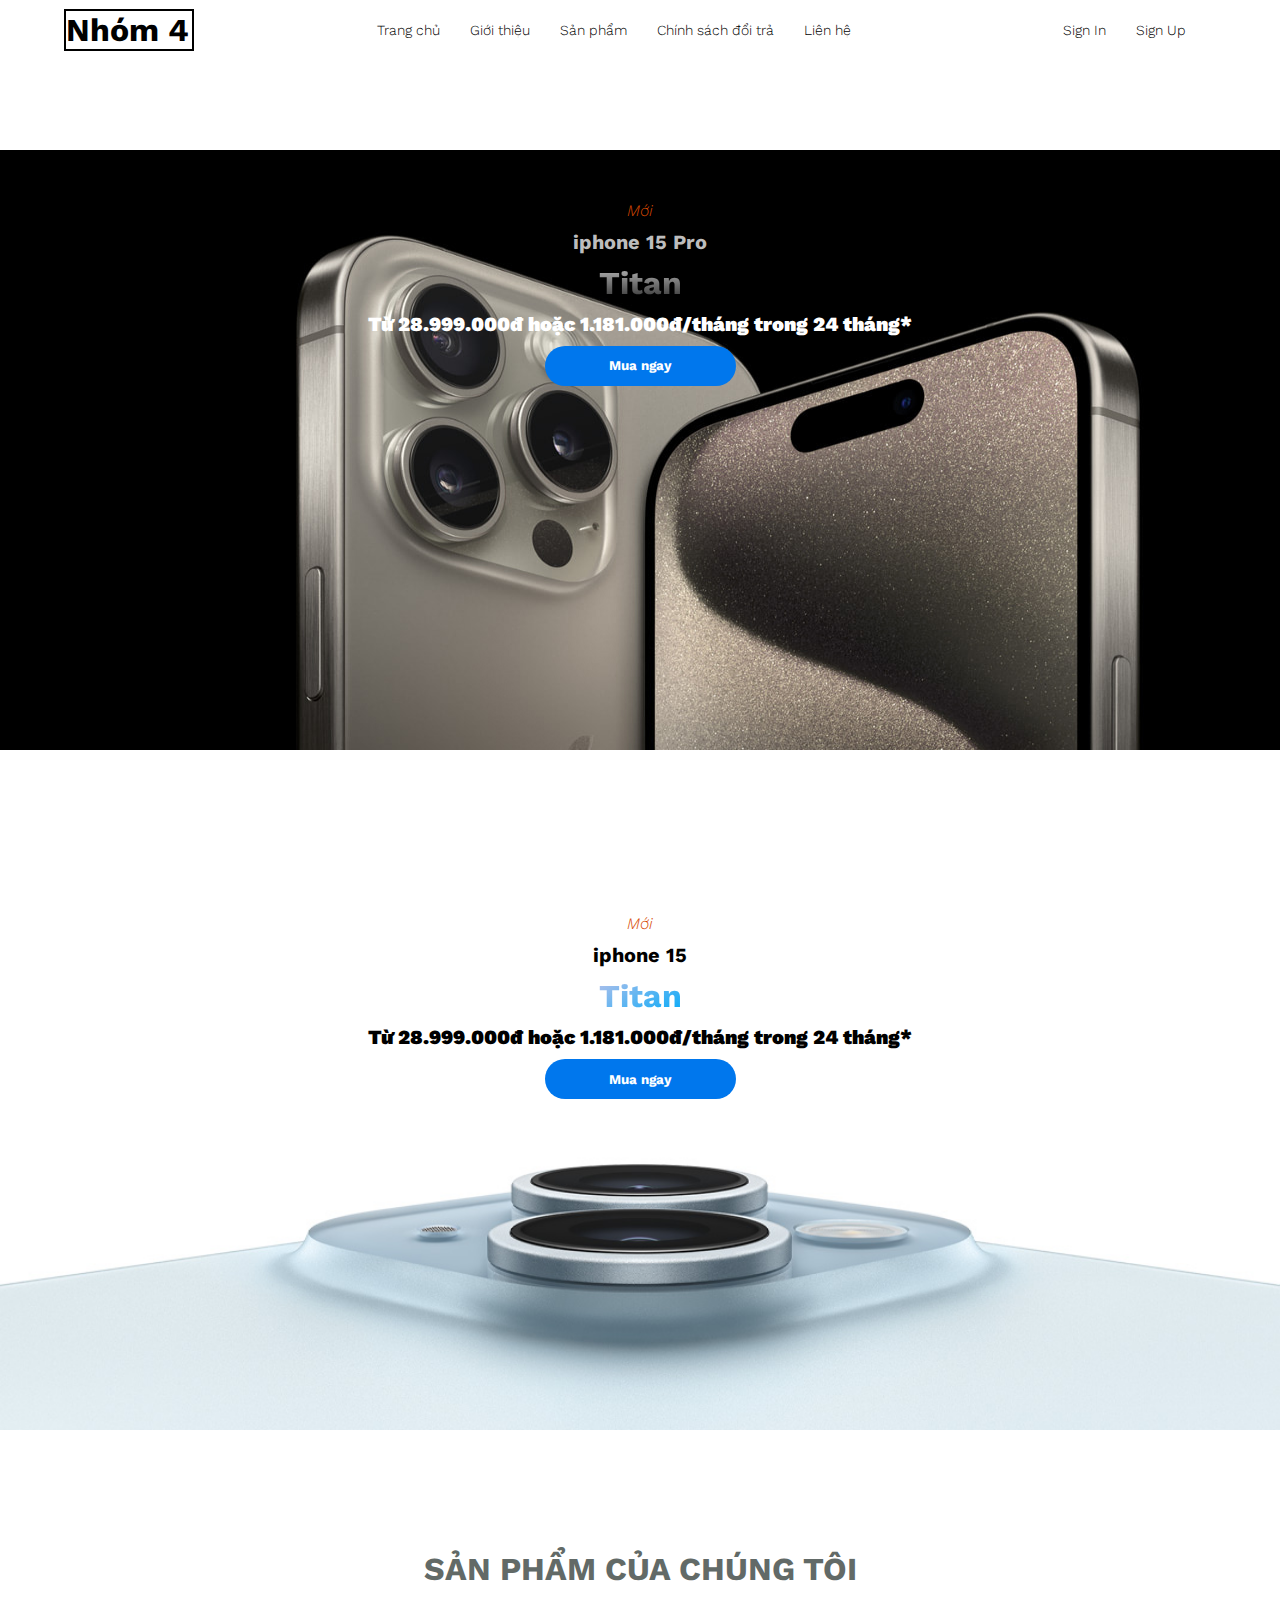
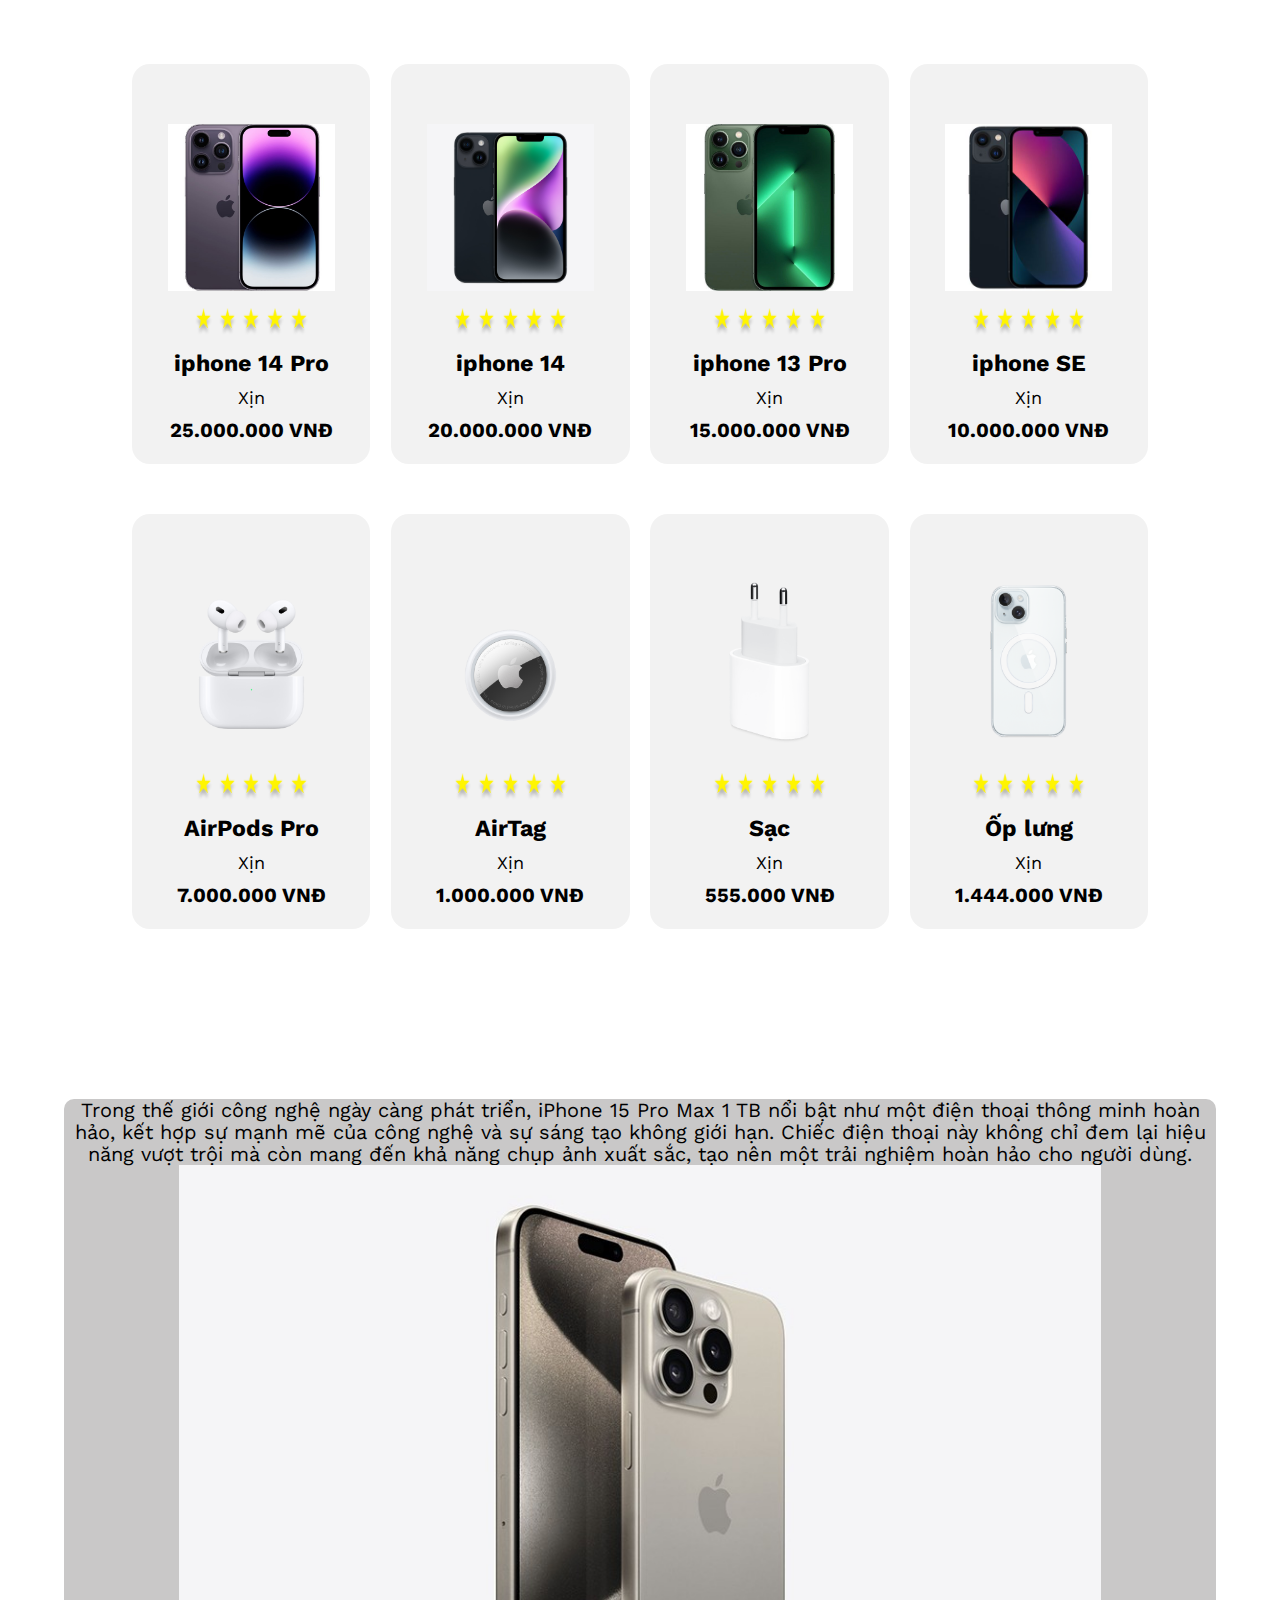
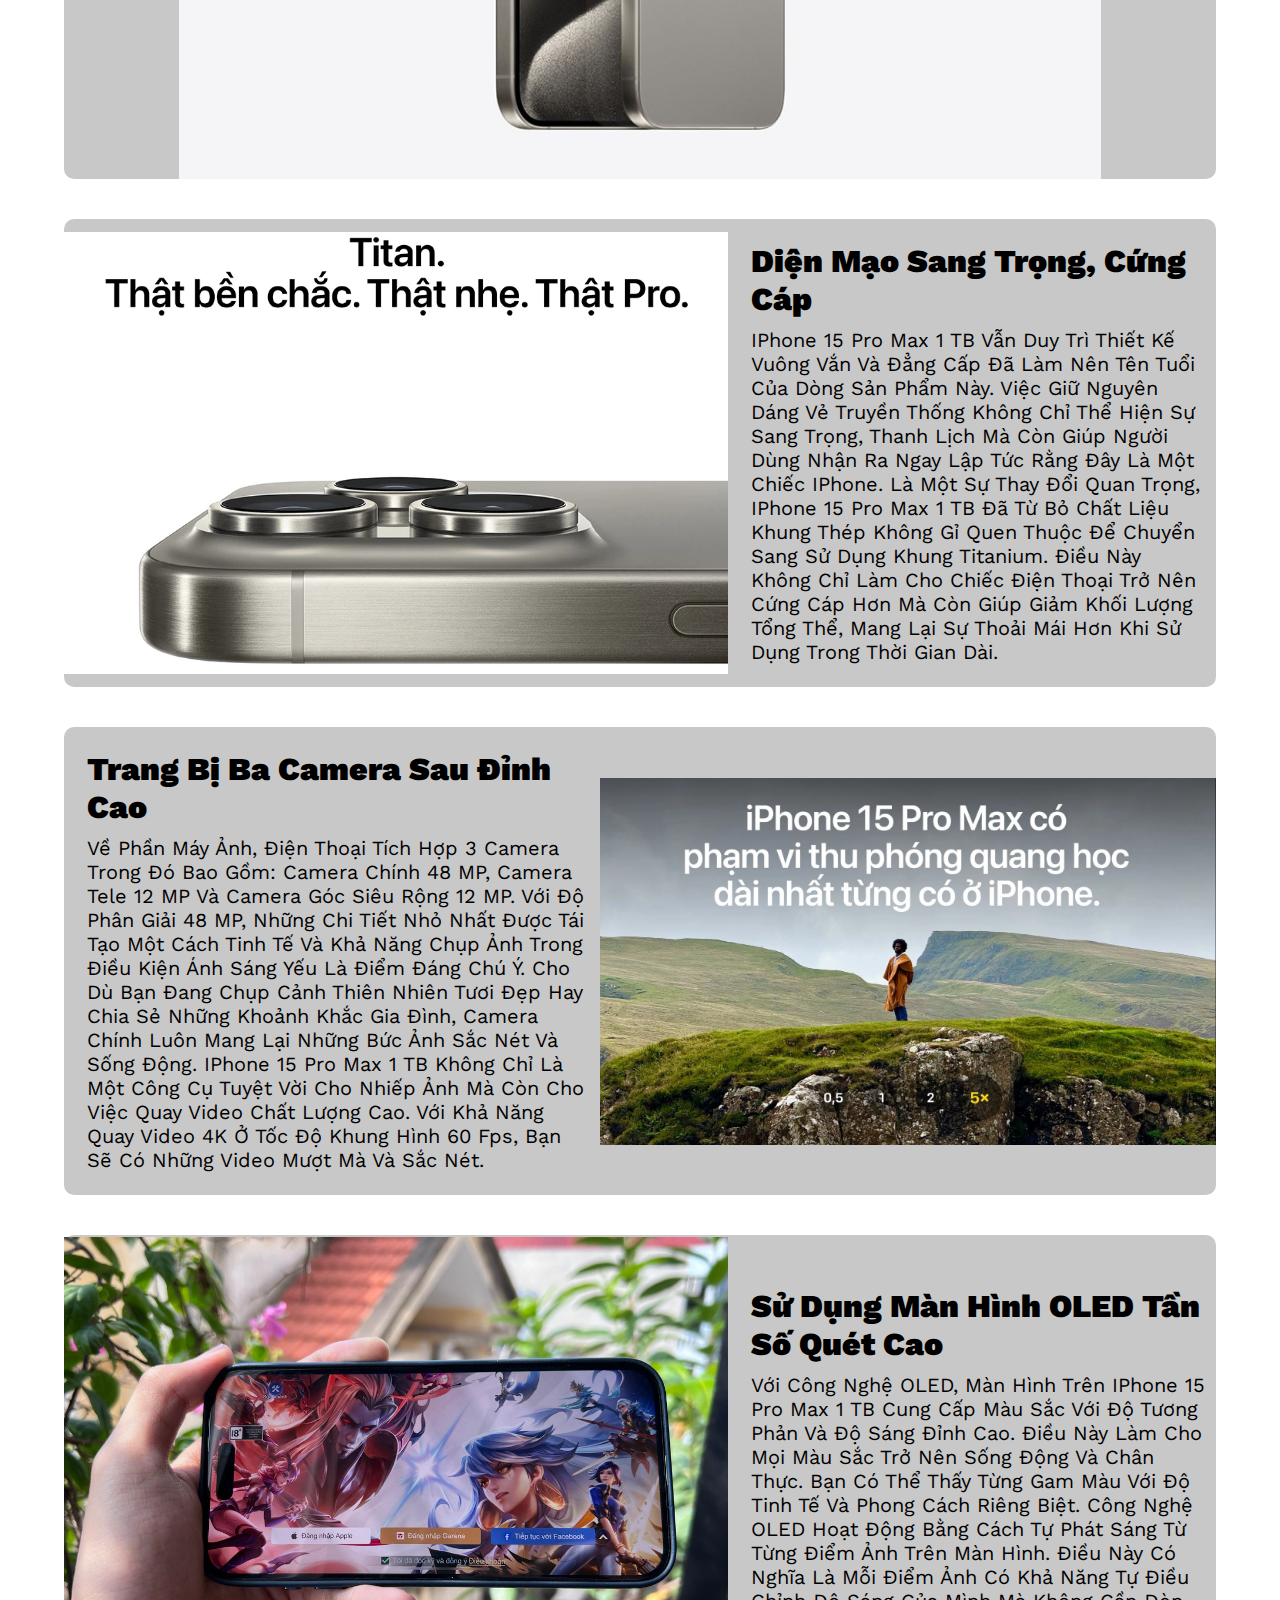
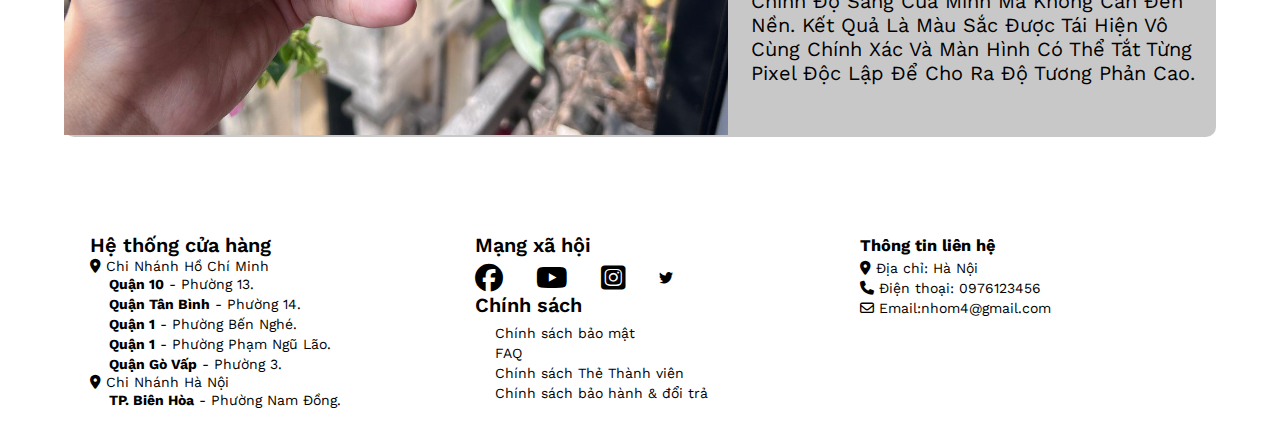
<file: iphone.html>
<!DOCTYPE html>
<html lang="en">
  <head>
    <meta charset="UTF-8" />
    <meta name="viewport" content="width=device-width, initial-scale=1.0" />
    <title>Document</title>
    <link rel="stylesheet" href="iphone.css" />
    <link rel="stylesheet" href="reponsiveiphone.css">
    <link
      rel="stylesheet"
      href="https://cdnjs.cloudflare.com/ajax/libs/font-awesome/6.2.0/css/all.min.css"
    />
  </head>
  <body>
    <script src="./trangchu.js"></script>
    <header>
        <div class="head-container">
            <a href="index.html">
                <div class="nav-belt">
                    <h1>Nhóm 4</h1>
                </div>
            </a>
            <div class="nav-bar">
                <ul class="ul-items">
                    <li class="list-items"><a href="index.html">Trang chủ</a></li>
                    <li class="list-items"><a href="./gioithieu.html">Giới thiệu</a></li>
                    <li class="list-items">
                        <a href="">Sản phẩm</a>
                        <ul class="item-down"> 
                            <li class="down-item"><a href="samsung.html">SamSung</a></li>
                            <li class="down-item"><a href="iphone.html">Iphone</a></li>
                        </ul>
                    </li>
                    <li class="list-items"><a href="chinhsachdoitra.html">Chính sách đổi trả</a></li>
                    <li class="list-items"><a href="lienhe.html">Liên hệ</a></li>
                </ul>
            </div>
            <div class="nav-bar">
                <ul class="ul-items">
                    <li class="list-items"><a href="./loginaccount.html">Sign In</a></li>
                    <li class="list-items"><a href="./createaccount.html">Sign Up</a></li>
                </ul>
            </div>
            <div class="action">
                <label for="checkbox">
                    <i class="fa-solid fa-bars"></i>
                </label>
                <input type="checkbox" name="checkingbox" id="checkbox">          
                <table>
                    <ul class="hamburger">
                        <li class="list-items"><a href="index.html">Trang chủ</a></li>
                        <li class="list-items"><a href="./gioithieu.html">Giới thiệu</a></li>
                        <li class="list-items">
                            <a href="">Sản phẩm</a>
                            <ul class="item-down"> 
                                <li class="down-item"><a href="samsung.html">SamSung</a></li>
                                <li class="down-item"><a href="iphone.html">Iphone</a></li>
                            </ul>
                        </li>
                        <li class="list-items"><a href="chinhsachdoitra.html">Chính sách đổi trả</a></li>
                        <li class="list-items"><a href="lienhe.html">Liên hệ</a></li>
                        <li class="list-items"><a href="./loginaccount.html">Sign In</a></li>
                    <li class="list-items"><a href="./createaccount.html">Sign Up</a></li>
                    </ul>
                </table>
            </div>
        </div>
    </header>
    <!-- banner -->
    <div id="banner">
      <div class="box">
        <p class="head">Mới</p>
        <p class="name">iphone 15 Pro</p>
        <h2 class="desc">Titan</h2>
        <p class="price">
          Từ 28.999.000đ hoặc 1.181.000đ/tháng trong 24 tháng*
        </p>
        <button>Mua ngay</button>
      </div>
    </div>
    <div id="banner-second">
      <div class="box-second">
        <p class="headt">Mới</p>
        <p class="namet">iphone 15</p>
        <h2 class="desct">Titan</h2>
        <p class="pricet">
          Từ 28.999.000đ hoặc 1.181.000đ/tháng trong 24 tháng*
        </p>
        <button>Mua ngay</button>
      </div>
      <div class="image"></div>
    </div>
    <!-- list-products -->
    <div id="wp-products">
      <h2>SẢN PHẨM CỦA CHÚNG TÔI</h2>
      <ul id="list-products">
        <div class="item">
          <div class="item-image">
            <img
              src="./assets/img/iphone-14-pro-max-tim-thumb-600x600 (1).jpg"
              alt=""
            />
          </div>
          <div class="stars">
            <span>
              <img src="assets/img/star.png" alt="" />
            </span>
            <span>
              <img src="assets/img/star.png" alt="" />
            </span>
            <span>
              <img src="assets/img/star.png" alt="" />
            </span>
            <span>
              <img src="assets/img/star.png" alt="" />
            </span>
            <span>
              <img src="assets/img/star.png" alt="" />
            </span>
          </div>

          <h3 class="name">iphone 14 Pro</h3>
          <p class="desc">Xịn</p>
          <span class="price">25.000.000 VNĐ</span>
        </div>

        <div class="item">
          <div class="item-image">
            <img src="./assets/img/iphone14.webp" alt="" />
          </div>
          <div class="stars">
            <span>
              <img src="assets/img/star.png" alt="" />
            </span>
            <span>
              <img src="assets/img/star.png" alt="" />
            </span>
            <span>
              <img src="assets/img/star.png" alt="" />
            </span>
            <span>
              <img src="assets/img/star.png" alt="" />
            </span>
            <span>
              <img src="assets/img/star.png" alt="" />
            </span>
          </div>

          <h3 class="name">iphone 14</h3>
          <p class="desc">Xịn</p>
          <span class="price">20.000.000 VNĐ</span>
        </div>

        <div class="item">
          <div class="item-image">
            <img src="./assets/img/iphone-13-pro-thumb-600x600.jpg" alt="" />
          </div>
          <div class="stars">
            <span>
              <img src="assets/img/star.png" alt="" />
            </span>
            <span>
              <img src="assets/img/star.png" alt="" />
            </span>
            <span>
              <img src="assets/img/star.png" alt="" />
            </span>
            <span>
              <img src="assets/img/star.png" alt="" />
            </span>
            <span>
              <img src="assets/img/star.png" alt="" />
            </span>
          </div>

          <h3 class="name">iphone 13 Pro</h3>
          <p class="desc">Xịn</p>
          <span class="price">15.000.000 VNĐ</span>
        </div>
        <div class="item">
          <div class="item-image">
            <img
              src="./assets/img/https___multimedia.bbycastatic.ca_multimedia_products_500x500_157_15723_15723463.jpg_medium.jpg"
              alt=""
            />
          </div>
          <div class="stars">
            <span>
              <img src="assets/img/star.png" alt="" />
            </span>
            <span>
              <img src="assets/img/star.png" alt="" />
            </span>
            <span>
              <img src="assets/img/star.png" alt="" />
            </span>
            <span>
              <img src="assets/img/star.png" alt="" />
            </span>
            <span>
              <img src="assets/img/star.png" alt="" />
            </span>
          </div>

          <h3 class="name">iphone SE</h3>
          <p class="desc">Xịn</p>
          <span class="price">10.000.000 VNĐ</span>
        </div>

        <div class="item">
          <div class="item-image">
            <img src="./assets/img/MTJV3.png" alt="" />
          </div>
          <div class="stars">
            <span>
              <img src="assets/img/star.png" alt="" />
            </span>
            <span>
              <img src="assets/img/star.png" alt="" />
            </span>
            <span>
              <img src="assets/img/star.png" alt="" />
            </span>
            <span>
              <img src="assets/img/star.png" alt="" />
            </span>
            <span>
              <img src="assets/img/star.png" alt="" />
            </span>
          </div>

          <h3 class="name">AirPods Pro</h3>
          <p class="desc">Xịn</p>
          <span class="price">7.000.000 VNĐ</span>
        </div>

        <div class="item">
          <div class="item-image">
            <img src="./assets/img/airtag-single-select-202104.png" alt="" />
          </div>
          <div class="stars">
            <span>
              <img src="assets/img/star.png" alt="" />
            </span>
            <span>
              <img src="assets/img/star.png" alt="" />
            </span>
            <span>
              <img src="assets/img/star.png" alt="" />
            </span>
            <span>
              <img src="assets/img/star.png" alt="" />
            </span>
            <span>
              <img src="assets/img/star.png" alt="" />
            </span>
          </div>

          <h3 class="name">AirTag</h3>
          <p class="desc">Xịn</p>
          <span class="price">1.000.000 VNĐ</span>
        </div>
        <div class="item">
          <div class="item-image">
            <img src="./assets/img/MU7V2.png" alt="" />
          </div>
          <div class="stars">
            <span>
              <img src="assets/img/star.png" alt="" />
            </span>
            <span>
              <img src="assets/img/star.png" alt="" />
            </span>
            <span>
              <img src="assets/img/star.png" alt="" />
            </span>
            <span>
              <img src="assets/img/star.png" alt="" />
            </span>
            <span>
              <img src="assets/img/star.png" alt="" />
            </span>
          </div>

          <h3 class="name">Sạc</h3>
          <p class="desc">Xịn</p>
          <span class="price">555.000 VNĐ</span>
        </div>
        <div class="item">
          <div class="item-image">
            <img src="./assets/img/MT203.png" alt="" />
          </div>
          <div class="stars">
            <span>
              <img src="assets/img/star.png" alt="" />
            </span>
            <span>
              <img src="assets/img/star.png" alt="" />
            </span>
            <span>
              <img src="assets/img/star.png" alt="" />
            </span>
            <span>
              <img src="assets/img/star.png" alt="" />
            </span>
            <span>
              <img src="assets/img/star.png" alt="" />
            </span>
          </div>

          <h3 class="name">Ốp lưng</h3>
          <p class="desc">Xịn</p>
          <span class="price">1.444.000 VNĐ</span>
        </div>
      </ul>
    </div>

    <div class="description">
      <div class="start">
        <p>
          Trong thế giới công nghệ ngày càng phát triển, iPhone 15 Pro Max 1 TB
          nổi bật như một điện thoại thông minh hoàn hảo, kết hợp sự mạnh mẽ của
          công nghệ và sự sáng tạo không giới hạn. Chiếc điện thoại này không
          chỉ đem lại hiệu năng vượt trội mà còn mang đến khả năng chụp ảnh xuất
          sắc, tạo nên một trải nghiệm hoàn hảo cho người dùng.
        </p>
        <img src="./assets/img/iphone-15-pro-max-12.jpg" alt="iphone-15-pro-max-12" />
      </div>
      <div class="description-item">
        <div class="item-left">
          <img src="./assets/img/iphone-15-pro-max-4.webp" alt="iphone-15-pro-max-4" />
        </div>
        <div class="item-right">
          <h3><b>Diện mạo sang trọng, cứng cáp</b></h3>
          <p>
            iPhone 15 Pro Max 1 TB vẫn duy trì thiết kế vuông vắn và đẳng cấp đã
            làm nên tên tuổi của dòng sản phẩm này. Việc giữ nguyên dáng vẻ
            truyền thống không chỉ thể hiện sự sang trọng, thanh lịch mà còn
            giúp người dùng nhận ra ngay lập tức rằng đây là một chiếc iPhone.
            Là một sự thay đổi quan trọng, iPhone 15 Pro Max 1 TB đã từ bỏ chất
            liệu khung thép không gỉ quen thuộc để chuyển sang sử dụng khung
            Titanium. Điều này không chỉ làm cho chiếc điện thoại trở nên cứng
            cáp hơn mà còn giúp giảm khối lượng tổng thể, mang lại sự thoải mái
            hơn khi sử dụng trong thời gian dài.
          </p>
        </div>
      </div>
      <div class="description-item2">
        <div class="item-right">
          <h3><b>Trang bị ba camera sau đỉnh cao</b></h3>
          <p>
            Về phần máy ảnh, điện thoại tích hợp 3 camera trong đó bao gồm:
            Camera chính 48 MP, camera tele 12 MP và camera góc siêu rộng 12 MP.
            Với độ phân giải 48 MP, những chi tiết nhỏ nhất được tái tạo một
            cách tinh tế và khả năng chụp ảnh trong điều kiện ánh sáng yếu là
            điểm đáng chú ý. Cho dù bạn đang chụp cảnh thiên nhiên tươi đẹp hay
            chia sẻ những khoảnh khắc gia đình, camera chính luôn mang lại những
            bức ảnh sắc nét và sống động. iPhone 15 Pro Max 1 TB không chỉ là
            một công cụ tuyệt vời cho nhiếp ảnh mà còn cho việc quay video chất
            lượng cao. Với khả năng quay video 4K ở tốc độ khung hình 60 fps,
            bạn sẽ có những video mượt mà và sắc nét.
          </p>
        </div>
        <div class="item-left">
          <img
            src="./assets/img/iphone-15-pro-max-9.webp"
            alt="iphone-15-pro-130923-103910"
          />
        </div>
      </div>
      <div class="description-item">
        <div class="item-left">
          <img src="./assets/img/3-16961640240401920108643-1696478762102-16964787625671298790151.webp" alt="iphone-15-pro-130923-104241" />
        </div>
        <div class="item-right">
          <h3><b>Sử dụng màn hình OLED tần số quét cao</b></h3>
          <p>
            Với công nghệ OLED, màn hình trên iPhone 15 Pro Max 1 TB cung cấp
            màu sắc với độ tương phản và độ sáng đỉnh cao. Điều này làm cho mọi
            màu sắc trở nên sống động và chân thực. Bạn có thể thấy từng gam màu
            với độ tinh tế và phong cách riêng biệt. Công nghệ OLED hoạt động
            bằng cách tự phát sáng từ từng điểm ảnh trên màn hình. Điều này có
            nghĩa là mỗi điểm ảnh có khả năng tự điều chỉnh độ sáng của mình mà
            không cần đèn nền. Kết quả là màu sắc được tái hiện vô cùng chính
            xác và màn hình có thể tắt từng pixel độc lập để cho ra độ tương
            phản cao.
          </p>
        </div>
      </div>
    </div>

    <!-- footer -->
    <div class="footer">
      <footer>
        <div class="shop">
          <h3>Hệ thống cửa hàng</h3>
          <div class="location">
            <i class="fa-solid fa-location-dot"></i>
            Chi Nhánh Hồ Chí Minh
            <p><b>Quận 10</b> - Phường 13.</p>
            <p><b>Quận Tân Bình</b> - Phường 14.</p>
            <p><b>Quận 1</b> - Phường Bến Nghé.</p>
            <p><b>Quận 1</b> - Phường Phạm Ngũ Lão.</p>
            <p><b>Quận Gò Vấp</b> - Phường 3.</p>
          </div>
          <div class="location">
            <i class="fa-solid fa-location-dot"></i>
            Chi Nhánh Hà Nội
            <p><b>TP. Biên Hòa</b> - Phường Nam Đồng.</p>
          </div>
        </div>
        <div class="mxh">
          <h3>Mạng xã hội</h3>
          <div class="icons">
            <a href="https://www.facebook.com/groups/1178541492913146"
              ><i class="fa-brands fa-facebook fa-2xl"></i
            ></a>
            <a href="https://www.youtube.com/@dhcnDongA"
              ><i class="fa-brands fa-youtube fa-2xl"></i
            ></a>
            <a href="https://www.instagram.com/"
              ><i class="fa-brands fa-square-instagram fa-2xl"></i
            ></a>
            <a href="https://twitter.com/"
              ><i class="fa-brands fa-twitter"></i
            ></a>
          </div>
          <h3>Chính sách</h3>
          <ul>
            <li>Chính sách bảo mật</li>
            <li>FAQ</li>
            <li>Chính sách Thẻ Thành viên</li>
            <li>
              <a href="chinhsachdoitra.html">Chính sách bảo hành & đổi trả</a>
            </li>
          </ul>
        </div>
        <div class="fanpage">
          <h3>Thông tin liên hệ</h3>
          <p><i class="fa-solid fa-location-dot"></i> Địa chỉ: Hà Nội</p>
          <p><i class="fa-solid fa-phone"></i> Điện thoại: 0976123456</p>
          <p><i class="fa-regular fa-envelope"></i> Email:nhom4@gmail.com</p>
        </div>
      </footer>
    </div>
  </body>
</html>
</file>
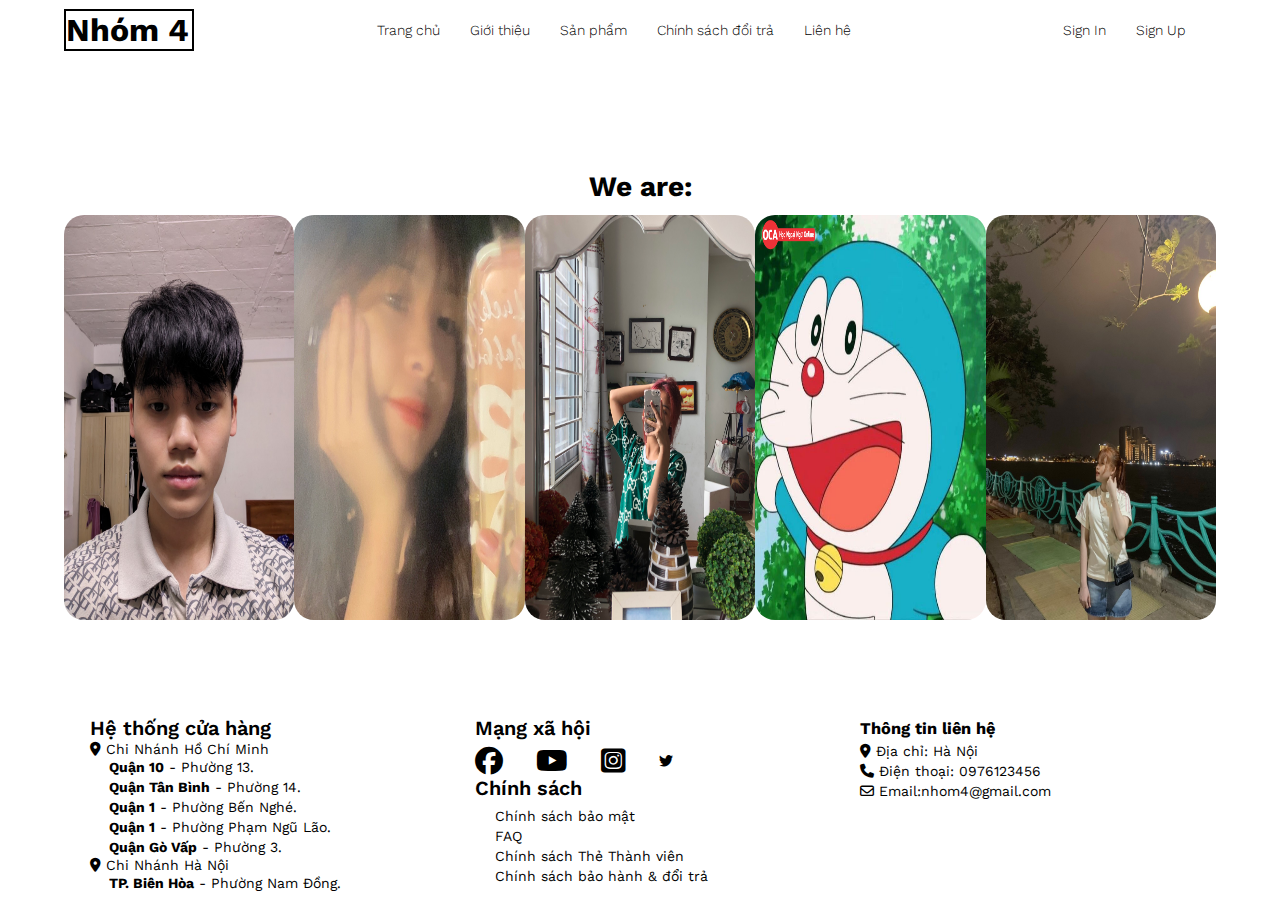
<file: lienhe.html>
<!DOCTYPE html>
<html lang="en">
<head>
    <meta charset="UTF-8">
    <meta name="viewport" content="width=device-width, initial-scale=1.0">
    <title>Document</title>
    <link rel="stylesheet" href="lienhe.css">
    <link rel="stylesheet" href="reponsivelienhe.css">
    <link rel="stylesheet" href="https://cdnjs.cloudflare.com/ajax/libs/font-awesome/6.2.0/css/all.min.css">
</head>
<body>
    <script src="./trangchu.js"></script>
    <header>
        <div class="head-container">
            <a href="index.html">
                <div class="nav-belt">
                    <h1>Nhóm 4</h1>
                </div>
            </a>
            <div class="nav-bar">
                <ul class="ul-items">
                    <li class="list-items"><a href="index.html">Trang chủ</a></li>
                    <li class="list-items"><a href="./gioithieu.html">Giới thiệu</a></li>
                    <li class="list-items">
                        <a href="">Sản phẩm</a>
                        <ul class="item-down"> 
                            <li class="down-item"><a href="samsung.html">SamSung</a></li>
                            <li class="down-item"><a href="iphone.html">Iphone</a></li>
                        </ul>
                    </li>
                    <li class="list-items"><a href="chinhsachdoitra.html">Chính sách đổi trả</a></li>
                    <li class="list-items"><a href="lienhe.html">Liên hệ</a></li>
                </ul>
            </div>
            <div class="nav-bar">
                <ul class="ul-items">
                    <li class="list-items"><a href="./loginaccount.html">Sign In</a></li>
                    <li class="list-items"><a href="./createaccount.html">Sign Up</a></li>
                </ul>
            </div>
            <div class="action">
                <label for="checkbox">
                    <i class="fa-solid fa-bars"></i>
                </label>
                <input type="checkbox" name="checkingbox" id="checkbox">          
                <table>
                    <ul class="hamburger">
                        <li class="list-items"><a href="index.html">Trang chủ</a></li>
                        <li class="list-items"><a href="./gioithieu.html">Giới thiệu</a></li>
                        <li class="list-items">
                            <a href="">Sản phẩm</a>
                            <ul class="item-down"> 
                                <li class="down-item"><a href="samsung.html">SamSung</a></li>
                                <li class="down-item"><a href="iphone.html">Iphone</a></li>
                            </ul>
                        </li>
                        <li class="list-items"><a href="chinhsachdoitra.html">Chính sách đổi trả</a></li>
                        <li class="list-items"><a href="lienhe.html">Liên hệ</a></li>
                        <li class="list-items"><a href="./loginaccount.html">Sign In</a></li>
                    <li class="list-items"><a href="./createaccount.html">Sign Up</a></li>
                    </ul>
                </table>
            </div>
        </div>
    </header>
    <div class="infor">
        <h2>We are:</h2>
        <div class="information">
                <div class="no1">
                    <a href="phamhongquan.html" class="image">
                        <img src="./assets/img/z4753179236499_ab8544fcc7477f82ff1eb8c8b24d4040.jpg" alt="">
                    </a>
                    <div class="about">
                        <a href="phamhongquan.html">
                            <p>Phạm Hồng Quân</p>
                            <p>Nhóm trưởng</p>
                        </a>
                    </div>
                </div>
                <div class="no1">
                    <a href="vuanhtuyet.html" class="image">
                        <img src="./assets/img/z4752499364561_ff23a972bb9e90c7da19d20e99611762.jpg" alt="">
                    </a>
                    <div class="about">
                        <a href="vuanhtuyet.html">
                            <p>Vũ Ánh Tuyết</p>
                            <p>Thành viên</p>
                        </a>
                    </div>
                </div>
                <div class="no1">
                    <a href="nguyenthithuyanh.html" class="image">
                        <img src="./assets/img/z4752294895733_1f1fe0c8b41506a8663509345ecb92e5.jpg" alt="">
                    </a>
                    <div class="about">
                        <a href="nguyenthithuyanh.html">
                            <p>Nguyễn Thị Thùy Anh</p>
                            <p>Thành viên</p>
                        </a>
                    </div>
                </div>
                <div class="no1">
                    <a href="quachvanluc.html" class="image">
                        <img src="./assets/img/drm.png" alt="">
                    </a>
                    <div class="about">
                        <a href="quachvanluc.html">
                            <p>Quách Văn Lực</p>
                            <p>Thành viên</p>
                        </a>
                    </div>
                </div>
                <div class="no1">
                    <a href="daothitham.html" class="image">
                        <img src="./assets/img/z4752254754975_88169abb3d22deeba3252041998af13f.jpg" alt="">
                    </a>
                    <div class="about">
                        <a href="daothitham.html">
                            <p>Đào Thị Thắm</p>
                            <p>Thành viên</p>
                        </a>
                    </div>
                </div>
        </div>
    </div>
    <!-- footer -->
    <div class="footer">
        <footer>
            <div class="shop">
                <h3>Hệ thống cửa hàng</h3>
                <div class="location">
                    <i class="fa-solid fa-location-dot"></i>
                    Chi Nhánh Hồ Chí Minh
                    <p><b>Quận 10</b> - Phường 13.</p>
                    <p><b>Quận Tân Bình</b> - Phường 14.</p>
                    <p><b>Quận 1</b> - Phường Bến Nghé.</p>
                    <p><b>Quận 1</b> - Phường Phạm Ngũ Lão.</p>
                    <p><b>Quận Gò Vấp</b> - Phường 3.</p>
                </div>
                <div class="location">
                    <i class="fa-solid fa-location-dot"></i>
                    Chi Nhánh Hà Nội
                    <p><b>TP. Biên Hòa</b> - Phường Nam Đồng.</p>
                </div>
            </div>
            <div class="mxh">
                <h3>Mạng xã hội</h3>
                <div class="icons">
                    <a href="https://www.facebook.com/groups/1178541492913146"><i class="fa-brands fa-facebook fa-2xl"></i></a>
                    <a href="https://www.youtube.com/@dhcnDongA"><i class="fa-brands fa-youtube fa-2xl"></i></a>
                    <a href="https://www.instagram.com/"><i class="fa-brands fa-square-instagram fa-2xl"></i></a>
                    <a href="https://twitter.com/"><i class="fa-brands fa-twitter"></i></a>
                </div>
                <h3>Chính sách</h3>
                <ul>
                    <li>Chính sách bảo mật</li>
                    <li>FAQ</li>
                    <li>Chính sách Thẻ Thành viên</li>
                    <li><a href="chinhsachdoitra.html">Chính sách bảo hành & đổi trả</a></li>
                </ul>
            </div>
            <div class="fanpage">
                <h3>Thông tin liên hệ</h3>
                <p><i class="fa-solid fa-location-dot"></i> Địa chỉ: Hà Nội</p>
                <p><i class="fa-solid fa-phone"></i> Điện thoại: 0976123456</p>
                <p><i class="fa-regular fa-envelope"></i> Email:nhom4@gmail.com</p>
            </div>
        </footer>
    </div>
</body>
</html>
</file>
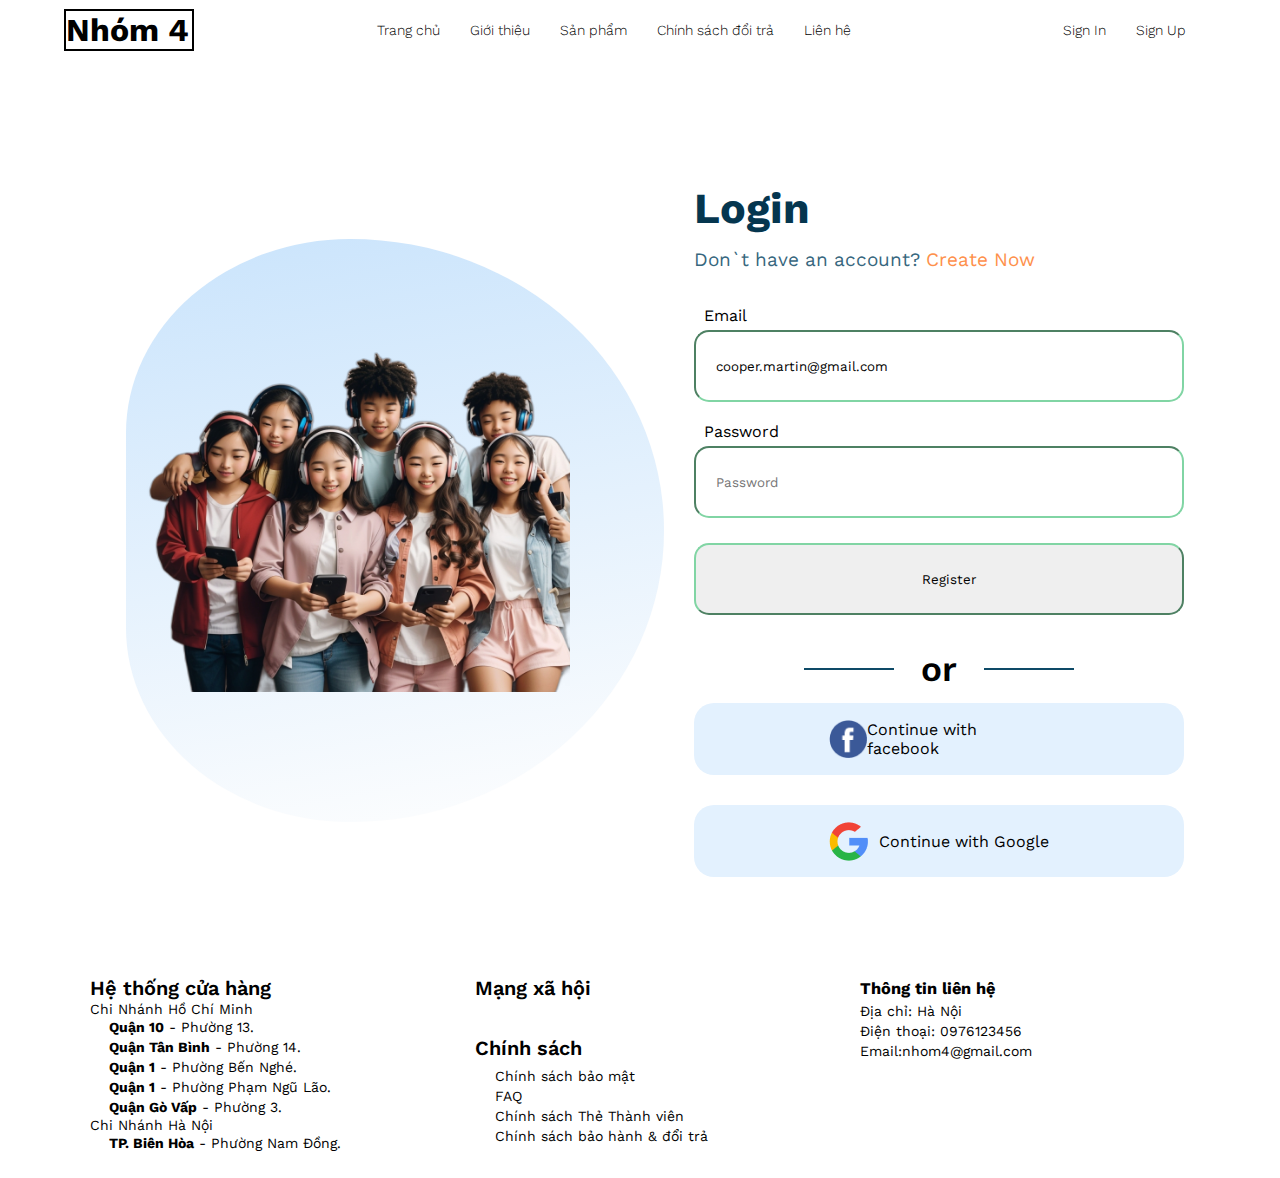
<file: loginaccount.html>
<!DOCTYPE html>
<html lang="en">
<head>
    <meta charset="UTF-8">
    <meta name="viewport" content="width=device-width, initial-scale=1.0">
    <title>BTVN</title>
    <link rel="stylesheet" href="./loginaccount.css">
    <link rel="stylesheet" href="./reponsiveloginaccount.css">
    <link rel="stylesheet" href="https://cdnjs.cloudflare.com/ajax/libs/font-awesome/6.4.0/css/all.min.css" integrity="sha512-iecdLmaskl7CVkqkXNQ/ZH/XLlvWZOJyj7Yy7tcenmpD1ypASozpmT/E0iPtmFIB46ZmdtAc9eNBvH0H/ZpiBw==" crossorigin="anonymous" referrerpolicy="no-referrer" />
</head>
<body>
    <script src="./trangchu.js"></script>
    <header>
        <div class="head-container">
            <a href="index.html">
                <div class="nav-belt">
                    <h1>Nhóm 4</h1>
                </div>
            </a>
            <div class="nav-bar">
                <ul class="ul-items">
                    <li class="list-items"><a href="index.html">Trang chủ</a></li>
                    <li class="list-items"><a href="./gioithieu.html">Giới thiệu</a></li>
                    <li class="list-items">
                        <a href="">Sản phẩm</a>
                        <ul class="item-down"> 
                            <li class="down-item"><a href="samsung.html">SamSung</a></li>
                            <li class="down-item"><a href="iphone.html">Iphone</a></li>
                        </ul>
                    </li>
                    <li class="list-items"><a href="chinhsachdoitra.html">Chính sách đổi trả</a></li>
                    <li class="list-items"><a href="lienhe.html">Liên hệ</a></li>
                </ul>
            </div>
            <div class="nav-bar">
                <ul class="ul-items">
                    <li class="list-items"><a href="./loginaccount.html">Sign In</a></li>
                    <li class="list-items"><a href="./createaccount.html">Sign Up</a></li>
                </ul>
            </div>
            <div class="action">
                <label for="checkbox">
                    <i class="fa-solid fa-bars"></i>
                </label>
                <input type="checkbox" name="checkingbox" id="checkbox">          
                <table>
                    <ul class="hamburger">
                        <li class="list-items"><a href="index.html">Trang chủ</a></li>
                        <li class="list-items"><a href="./gioithieu.html">Giới thiệu</a></li>
                        <li class="list-items">
                            <a href="">Sản phẩm</a>
                            <ul class="item-down"> 
                                <li class="down-item"><a href="samsung.html">SamSung</a></li>
                                <li class="down-item"><a href="iphone.html">Iphone</a></li>
                            </ul>
                        </li>
                        <li class="list-items"><a href="chinhsachdoitra.html">Chính sách đổi trả</a></li>
                        <li class="list-items"><a href="lienhe.html">Liên hệ</a></li>
                        <li class="list-items"><a href="./loginaccount.html">Sign In</a></li>
                    <li class="list-items"><a href="./createaccount.html">Sign Up</a></li>
                    </ul>
                </table>
            </div>
        </div>
    </header>

    <!-- Create-Account -->
    <div class="Create-Account_container">
        <!-- Create-Account_img -->
        <div class="Create-Account_img">
            <div class="box" >
                <img class="davanci" src="./assets/img/Default_create_a_photo_of_5_people_including_3_girls_and_2_boy_2_e9ece461-efa5-41eb-b8bf-1b9f93ece74b_0.png">
            </div>
        </div>
        <!-- Create-Account_form -->
        <div class="Create-Account_form">
            <h2>Login</h2>
            <p>Don`t have an account? <a href="./createaccount.html">Create Now</a>
            </p>
            <form action="" target="_blank">
                <label for="email">Email</label>
                <input type="email" name="email" id="email" placeholder="Enter Email" value="cooper.martin@gmail.com">
                <label for="password">Password</label>
                <div class="password">
                    <input type="password" name="password" id="password" placeholder="Password">
                    <i class="fa-regular fa-eye-slash"></i>
                </div>
                <input type="submit" name="register" id="register" value="Register">
            </form>

            <div class="ngancach">
                <span>
                    
                </span>
                <h3>
                    or
                </h3>
                <span>

                </span>
            </div>

            <div class="ctnFacebook">
                <a href="https://www.facebook.com/">
                    <img src="./assets/img/Component 16.png" alt="Component 16" title="Continue with facebook">Continue with facebook
                </a>
            </div>
            <div class="ctnGoogle">
                <a href="https://www.google.com/intl/vi/account/about/">
                    <img src="./assets/img/Component 16 (1).png" alt="">Continue with Google
                </a>
            </div>
        </div>
    </div>

    <!-- footer -->
    <div class="footer">
        <footer>
            <div class="shop">
                <h3>Hệ thống cửa hàng</h3>
                <div class="location">
                    <i class="fa-solid fa-location-dot"></i>
                    Chi Nhánh Hồ Chí Minh
                    <p><b>Quận 10</b> - Phường 13.</p>
                    <p><b>Quận Tân Bình</b> - Phường 14.</p>
                    <p><b>Quận 1</b> - Phường Bến Nghé.</p>
                    <p><b>Quận 1</b> - Phường Phạm Ngũ Lão.</p>
                    <p><b>Quận Gò Vấp</b> - Phường 3.</p>
                </div>
                <div class="location">
                    <i class="fa-solid fa-location-dot"></i>
                    Chi Nhánh Hà Nội
                    <p><b>TP. Biên Hòa</b> - Phường Nam Đồng.</p>
                </div>
            </div>
            <div class="mxh">
                <h3>Mạng xã hội</h3>
                <div class="icons">
                    <a href="https://www.facebook.com/groups/1178541492913146"><i class="fa-brands fa-facebook fa-2xl"></i></a>
                    <a href="https://www.youtube.com/@dhcnDongA"><i class="fa-brands fa-youtube fa-2xl"></i></a>
                    <a href="https://www.instagram.com/"><i class="fa-brands fa-square-instagram fa-2xl"></i></a>
                    <a href="https://twitter.com/"><i class="fa-brands fa-twitter"></i></a>
                </div>
                <h3>Chính sách</h3>
                <ul>
                    <li>Chính sách bảo mật</li>
                    <li>FAQ</li>
                    <li>Chính sách Thẻ Thành viên</li>
                    <li><a href="chinhsachdoitra.html">Chính sách bảo hành & đổi trả</a></li>
                </ul>
            </div>
            <div class="fanpage">
                <h3>Thông tin liên hệ</h3>
                <p><i class="fa-solid fa-location-dot"></i> Địa chỉ: Hà Nội</p>
                <p><i class="fa-solid fa-phone"></i> Điện thoại: 0976123456</p>
                <p><i class="fa-regular fa-envelope"></i> Email:nhom4@gmail.com</p>
            </div>
        </footer>
    </div>
</body>
</html>
</file>
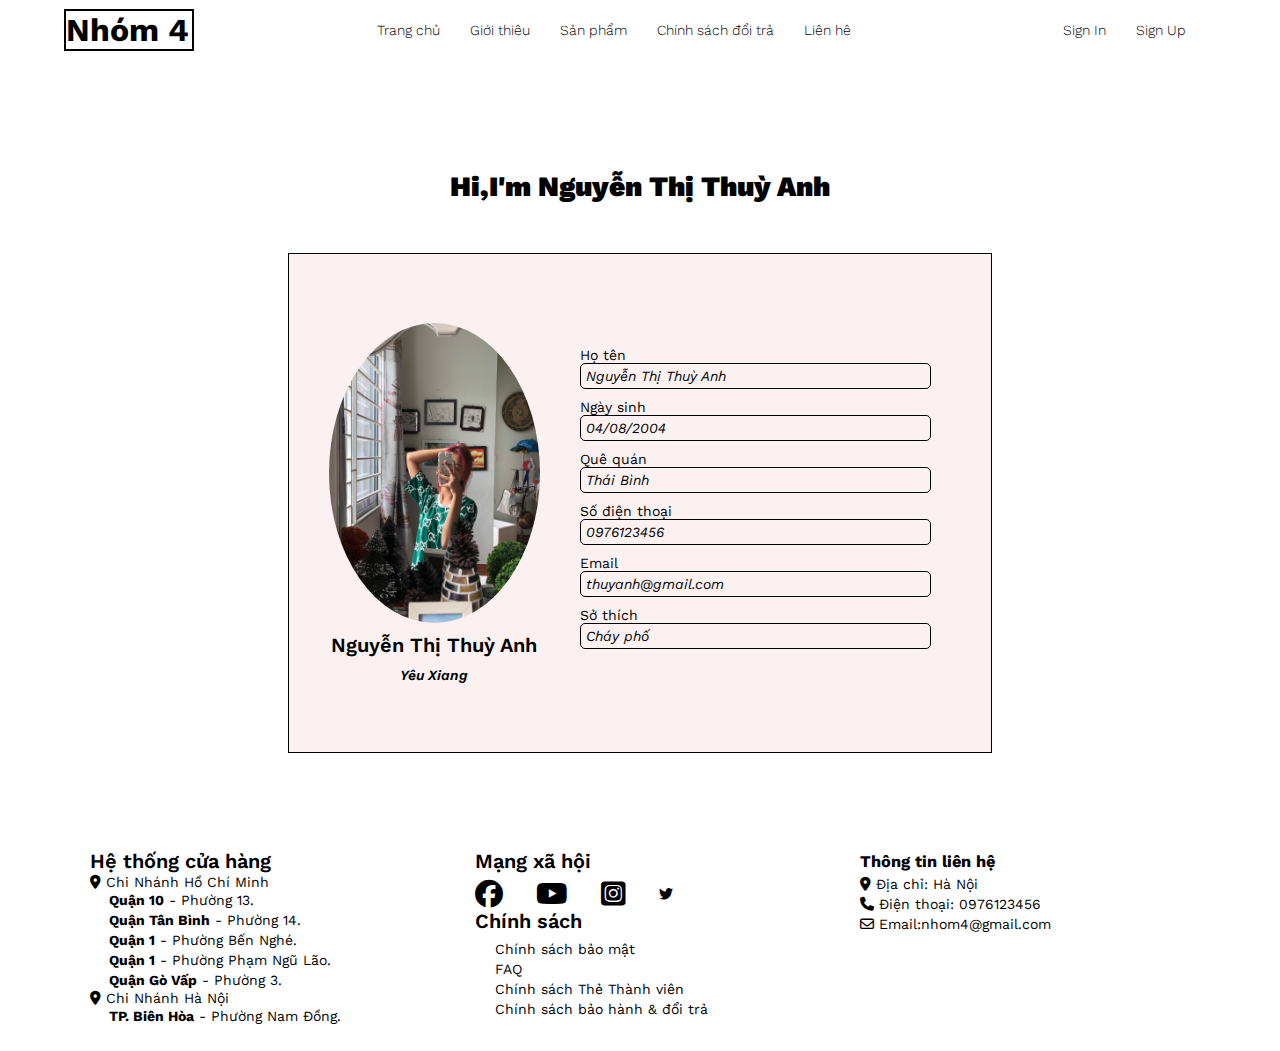
<file: nguyenthithuyanh.html>
<!DOCTYPE html>
<html lang="en">
<head>
    <meta charset="UTF-8">
    <meta name="viewport" content="width=device-width, initial-scale=1.0">
    <title>Document</title>
    <link rel="stylesheet" href="phamhongquan.css">
    <link rel="stylesheet" href="reponsivephamhongquan.css">
    <link rel="stylesheet" href="https://cdnjs.cloudflare.com/ajax/libs/font-awesome/6.2.0/css/all.min.css">
</head>
<body>
    <script src="./trangchu.js"></script>
    <header>
        <div class="head-container">
            <a href="index.html">
                <div class="nav-belt">
                    <h1>Nhóm 4</h1>
                </div>
            </a>
            <div class="nav-bar">
                <ul class="ul-items">
                    <li class="list-items"><a href="index.html">Trang chủ</a></li>
                    <li class="list-items"><a href="./gioithieu.html">Giới thiệu</a></li>
                    <li class="list-items">
                        <a href="">Sản phẩm</a>
                        <ul class="item-down"> 
                            <li class="down-item"><a href="samsung.html">SamSung</a></li>
                            <li class="down-item"><a href="iphone.html">Iphone</a></li>
                        </ul>
                    </li>
                    <li class="list-items"><a href="chinhsachdoitra.html">Chính sách đổi trả</a></li>
                    <li class="list-items"><a href="lienhe.html">Liên hệ</a></li>
                </ul>
            </div>
            <div class="nav-bar">
                <ul class="ul-items">
                    <li class="list-items"><a href="./loginaccount.html">Sign In</a></li>
                    <li class="list-items"><a href="./createaccount.html">Sign Up</a></li>
                </ul>
            </div>
            <div class="action">
                <label for="checkbox">
                    <i class="fa-solid fa-bars"></i>
                </label>
                <input type="checkbox" name="checkingbox" id="checkbox">          
                <table>
                    <ul class="hamburger">
                        <li class="list-items"><a href="index.html">Trang chủ</a></li>
                        <li class="list-items"><a href="./gioithieu.html">Giới thiệu</a></li>
                        <li class="list-items">
                            <a href="">Sản phẩm</a>
                            <ul class="item-down"> 
                                <li class="down-item"><a href="samsung.html">SamSung</a></li>
                                <li class="down-item"><a href="iphone.html">Iphone</a></li>
                            </ul>
                        </li>
                        <li class="list-items"><a href="chinhsachdoitra.html">Chính sách đổi trả</a></li>
                        <li class="list-items"><a href="lienhe.html">Liên hệ</a></li>
                        <li class="list-items"><a href="./loginaccount.html">Sign In</a></li>
                    <li class="list-items"><a href="./createaccount.html">Sign Up</a></li>
                    </ul>
                </table>
            </div>
        </div>
    </header>
    <h2>Hi,I'm Nguyễn Thị Thuỳ Anh</h2>
    <div class="content">
        <div class="info">
            <div class="float-left">
                <img class="avatar" src="./assets/img/z4752294895733_1f1fe0c8b41506a8663509345ecb92e5.jpg" alt="">
                <p>Nguyễn Thị Thuỳ Anh</p>
                <span>Yêu Xiang</span>
            </div>
            <div class="float-right">
                <p>Họ tên</p>
                <div>Nguyễn Thị Thuỳ Anh</div>
                <p>Ngày sinh</p>
                <div>04/08/2004</div>
                <p>Quê quán</p>
                <div>Thái Bình</div>
                <p>Số điện thoại</p>
                <div>0976123456</div>
                <p>Email</p>
                <div>thuyanh@gmail.com</div>
                <p>Sở thích</p>
                <div>Cháy phố</div>
            </div>
        </div>
    </div>
    <!-- footer -->
    <div class="footer">
        <footer>
            <div class="shop">
                <h3>Hệ thống cửa hàng</h3>
                <div class="location">
                    <i class="fa-solid fa-location-dot"></i>
                    Chi Nhánh Hồ Chí Minh
                    <p><b>Quận 10</b> - Phường 13.</p>
                    <p><b>Quận Tân Bình</b> - Phường 14.</p>
                    <p><b>Quận 1</b> - Phường Bến Nghé.</p>
                    <p><b>Quận 1</b> - Phường Phạm Ngũ Lão.</p>
                    <p><b>Quận Gò Vấp</b> - Phường 3.</p>
                </div>
                <div class="location">
                    <i class="fa-solid fa-location-dot"></i>
                    Chi Nhánh Hà Nội
                    <p><b>TP. Biên Hòa</b> - Phường Nam Đồng.</p>
                </div>
            </div>
            <div class="mxh">
                <h3>Mạng xã hội</h3>
                <div class="icons">
                    <a href="https://www.facebook.com/groups/1178541492913146"><i class="fa-brands fa-facebook fa-2xl"></i></a>
                    <a href="https://www.youtube.com/@dhcnDongA"><i class="fa-brands fa-youtube fa-2xl"></i></a>
                    <a href="https://www.instagram.com/"><i class="fa-brands fa-square-instagram fa-2xl"></i></a>
                    <a href="https://twitter.com/"><i class="fa-brands fa-twitter"></i></a>
                </div>
                <h3>Chính sách</h3>
                <ul>
                    <li>Chính sách bảo mật</li>
                    <li>FAQ</li>
                    <li>Chính sách Thẻ Thành viên</li>
                    <li><a href="chinhsachdoitra.html">Chính sách bảo hành & đổi trả</a></li>
                </ul>
            </div>
            <div class="fanpage">
                <h3>Thông tin liên hệ</h3>
                <p><i class="fa-solid fa-location-dot"></i> Địa chỉ: Hà Nội</p>
                <p><i class="fa-solid fa-phone"></i> Điện thoại: 0976123456</p>
                <p><i class="fa-regular fa-envelope"></i> Email:nhom4@gmail.com</p>
            </div>
        </footer>
    </div>
</body>
</html>
</file>
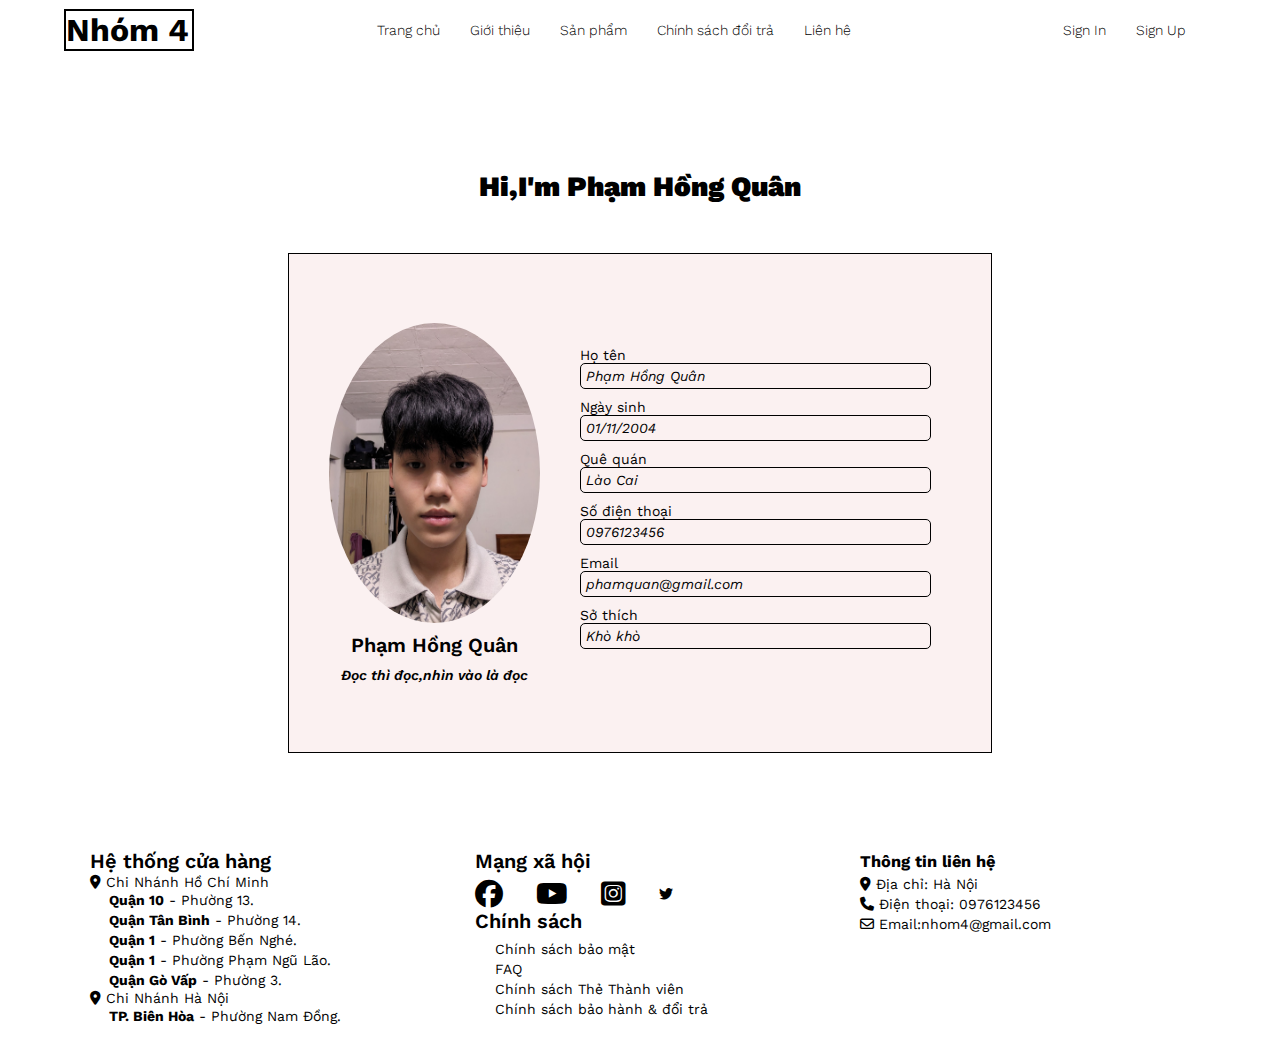
<file: phamhongquan.html>
<!DOCTYPE html>
<html lang="en">
<head>
    <meta charset="UTF-8">
    <meta name="viewport" content="width=device-width, initial-scale=1.0">
    <title>Document</title>
    <link rel="stylesheet" href="phamhongquan.css">
    <link rel="stylesheet" href="reponsivephamhongquan.css">
    <link rel="stylesheet" href="https://cdnjs.cloudflare.com/ajax/libs/font-awesome/6.2.0/css/all.min.css">
</head>
<body>
    <script src="./trangchu.js"></script>
    <header>
        <div class="head-container">
            <a href="index.html">
                <div class="nav-belt">
                    <h1>Nhóm 4</h1>
                </div>
            </a>
            <div class="nav-bar">
                <ul class="ul-items">
                    <li class="list-items"><a href="index.html">Trang chủ</a></li>
                    <li class="list-items"><a href="./gioithieu.html">Giới thiệu</a></li>
                    <li class="list-items">
                        <a href="">Sản phẩm</a>
                        <ul class="item-down"> 
                            <li class="down-item"><a href="samsung.html">SamSung</a></li>
                            <li class="down-item"><a href="iphone.html">Iphone</a></li>
                        </ul>
                    </li>
                    <li class="list-items"><a href="chinhsachdoitra.html">Chính sách đổi trả</a></li>
                    <li class="list-items"><a href="lienhe.html">Liên hệ</a></li>
                </ul>
            </div>
            <div class="nav-bar">
                <ul class="ul-items">
                    <li class="list-items"><a href="./loginaccount.html">Sign In</a></li>
                    <li class="list-items"><a href="./createaccount.html">Sign Up</a></li>
                </ul>
            </div>
            <div class="action">
                <label for="checkbox">
                    <i class="fa-solid fa-bars"></i>
                </label>
                <input type="checkbox" name="checkingbox" id="checkbox">          
                <table>
                    <ul class="hamburger">
                        <li class="list-items"><a href="index.html">Trang chủ</a></li>
                        <li class="list-items"><a href="./gioithieu.html">Giới thiệu</a></li>
                        <li class="list-items">
                            <a href="">Sản phẩm</a>
                            <ul class="item-down"> 
                                <li class="down-item"><a href="samsung.html">SamSung</a></li>
                                <li class="down-item"><a href="iphone.html">Iphone</a></li>
                            </ul>
                        </li>
                        <li class="list-items"><a href="chinhsachdoitra.html">Chính sách đổi trả</a></li>
                        <li class="list-items"><a href="lienhe.html">Liên hệ</a></li>
                        <li class="list-items"><a href="./loginaccount.html">Sign In</a></li>
                    <li class="list-items"><a href="./createaccount.html">Sign Up</a></li>
                    </ul>
                </table>
            </div>
        </div>
    </header>
    <h2>Hi,I'm Phạm Hồng Quân</h2>
    <div class="content">
        <div class="info">
            <div class="float-left">
                <img class="avatar" src="./assets/img/z4753179236499_ab8544fcc7477f82ff1eb8c8b24d4040.jpg" alt="">
                <p>Phạm Hồng Quân</p>
                <span>Đọc thì đọc,nhìn vào là đọc</span>
            </div>
            <div class="float-right">
                <p>Họ tên</p>
                <div>Phạm Hồng Quân</div>
                <p>Ngày sinh</p>
                <div>01/11/2004</div>
                <p>Quê quán</p>
                <div>Lào Cai</div>
                <p>Số điện thoại</p>
                <div>0976123456</div>
                <p>Email</p>
                <div>phamquan@gmail.com</div>
                <p>Sở thích</p>
                <div>Khò khò</div>
            </div>
        </div>
    </div>
   <!-- footer -->
   <div class="footer">
    <footer>
        <div class="shop">
            <h3>Hệ thống cửa hàng</h3>
            <div class="location">
                <i class="fa-solid fa-location-dot"></i>
                Chi Nhánh Hồ Chí Minh
                <p><b>Quận 10</b> - Phường 13.</p>
                <p><b>Quận Tân Bình</b> - Phường 14.</p>
                <p><b>Quận 1</b> - Phường Bến Nghé.</p>
                <p><b>Quận 1</b> - Phường Phạm Ngũ Lão.</p>
                <p><b>Quận Gò Vấp</b> - Phường 3.</p>
            </div>
            <div class="location">
                <i class="fa-solid fa-location-dot"></i>
                Chi Nhánh Hà Nội
                <p><b>TP. Biên Hòa</b> - Phường Nam Đồng.</p>
            </div>
        </div>
        <div class="mxh">
            <h3>Mạng xã hội</h3>
            <div class="icons">
                <a href="https://www.facebook.com/groups/1178541492913146"><i class="fa-brands fa-facebook fa-2xl"></i></a>
                <a href="https://www.youtube.com/@dhcnDongA"><i class="fa-brands fa-youtube fa-2xl"></i></a>
                <a href="https://www.instagram.com/"><i class="fa-brands fa-square-instagram fa-2xl"></i></a>
                <a href="https://twitter.com/"><i class="fa-brands fa-twitter"></i></a>
            </div>
            <h3>Chính sách</h3>
            <ul>
                <li>Chính sách bảo mật</li>
                <li>FAQ</li>
                <li>Chính sách Thẻ Thành viên</li>
                <li><a href="chinhsachdoitra.html">Chính sách bảo hành & đổi trả</a></li>
            </ul>
        </div>
        <div class="fanpage">
            <h3>Thông tin liên hệ</h3>
            <p><i class="fa-solid fa-location-dot"></i> Địa chỉ: Hà Nội</p>
            <p><i class="fa-solid fa-phone"></i> Điện thoại: 0976123456</p>
            <p><i class="fa-regular fa-envelope"></i> Email:nhom4@gmail.com</p>
        </div>
    </footer>
</div>
</body>
</html>
</file>
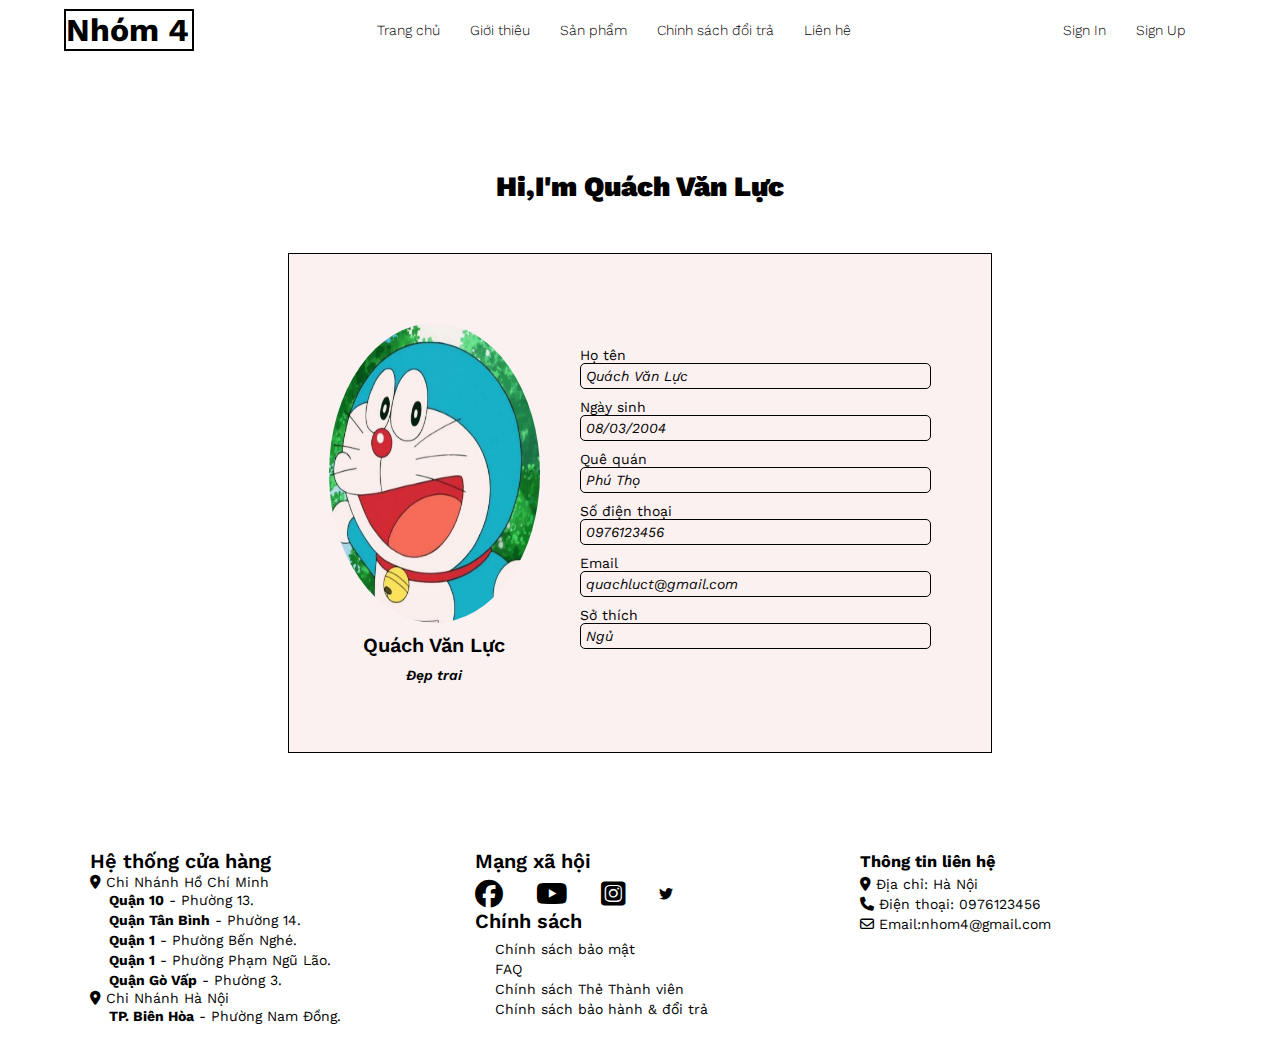
<file: quachvanluc.html>
<!DOCTYPE html>
<html lang="en">
<head>
    <meta charset="UTF-8">
    <meta name="viewport" content="width=device-width, initial-scale=1.0">
    <title>Document</title>
    <link rel="stylesheet" href="phamhongquan.css">
    <link rel="stylesheet" href="reponsivephamhongquan.css">
    <link rel="stylesheet" href="https://cdnjs.cloudflare.com/ajax/libs/font-awesome/6.2.0/css/all.min.css">
</head>
<body>
    <script src="./trangchu.js"></script>
    <header>
        <div class="head-container">
            <a href="index.html">
                <div class="nav-belt">
                    <h1>Nhóm 4</h1>
                </div>
            </a>
            <div class="nav-bar">
                <ul class="ul-items">
                    <li class="list-items"><a href="index.html">Trang chủ</a></li>
                    <li class="list-items"><a href="./gioithieu.html">Giới thiệu</a></li>
                    <li class="list-items">
                        <a href="">Sản phẩm</a>
                        <ul class="item-down"> 
                            <li class="down-item"><a href="samsung.html">SamSung</a></li>
                            <li class="down-item"><a href="iphone.html">Iphone</a></li>
                        </ul>
                    </li>
                    <li class="list-items"><a href="chinhsachdoitra.html">Chính sách đổi trả</a></li>
                    <li class="list-items"><a href="lienhe.html">Liên hệ</a></li>
                </ul>
            </div>
            <div class="nav-bar">
                <ul class="ul-items">
                    <li class="list-items"><a href="./loginaccount.html">Sign In</a></li>
                    <li class="list-items"><a href="./createaccount.html">Sign Up</a></li>
                </ul>
            </div>
            <div class="action">
                <label for="checkbox">
                    <i class="fa-solid fa-bars"></i>
                </label>
                <input type="checkbox" name="checkingbox" id="checkbox">          
                <table>
                    <ul class="hamburger">
                        <li class="list-items"><a href="index.html">Trang chủ</a></li>
                        <li class="list-items"><a href="./gioithieu.html">Giới thiệu</a></li>
                        <li class="list-items">
                            <a href="">Sản phẩm</a>
                            <ul class="item-down"> 
                                <li class="down-item"><a href="samsung.html">SamSung</a></li>
                                <li class="down-item"><a href="iphone.html">Iphone</a></li>
                            </ul>
                        </li>
                        <li class="list-items"><a href="chinhsachdoitra.html">Chính sách đổi trả</a></li>
                        <li class="list-items"><a href="lienhe.html">Liên hệ</a></li>
                        <li class="list-items"><a href="./loginaccount.html">Sign In</a></li>
                    <li class="list-items"><a href="./createaccount.html">Sign Up</a></li>
                    </ul>
                </table>
            </div>
        </div>
    </header>
    <h2>Hi,I'm Quách Văn Lực</h2>
    <div class="content">
        <div class="info">
            <div class="float-left">
                <img class="avatar" src="./assets/img/drm.png" alt="">
                <p>Quách Văn Lực</p>
                <span>Đẹp trai</span>
            </div>
            <div class="float-right">
                <p>Họ tên</p>
                <div>Quách Văn Lực</div>
                <p>Ngày sinh</p>
                <div>08/03/2004</div>
                <p>Quê quán</p>
                <div>Phú Thọ</div>
                <p>Số điện thoại</p>
                <div>0976123456</div>
                <p>Email</p>
                <div>quachluct@gmail.com</div>
                <p>Sở thích</p>
                <div>Ngủ</div>
            </div>
        </div>
    </div>
    <!-- footer -->
    <div class="footer">
        <footer>
            <div class="shop">
                <h3>Hệ thống cửa hàng</h3>
                <div class="location">
                    <i class="fa-solid fa-location-dot"></i>
                    Chi Nhánh Hồ Chí Minh
                    <p><b>Quận 10</b> - Phường 13.</p>
                    <p><b>Quận Tân Bình</b> - Phường 14.</p>
                    <p><b>Quận 1</b> - Phường Bến Nghé.</p>
                    <p><b>Quận 1</b> - Phường Phạm Ngũ Lão.</p>
                    <p><b>Quận Gò Vấp</b> - Phường 3.</p>
                </div>
                <div class="location">
                    <i class="fa-solid fa-location-dot"></i>
                    Chi Nhánh Hà Nội
                    <p><b>TP. Biên Hòa</b> - Phường Nam Đồng.</p>
                </div>
            </div>
            <div class="mxh">
                <h3>Mạng xã hội</h3>
                <div class="icons">
                    <a href="https://www.facebook.com/groups/1178541492913146"><i class="fa-brands fa-facebook fa-2xl"></i></a>
                    <a href="https://www.youtube.com/@dhcnDongA"><i class="fa-brands fa-youtube fa-2xl"></i></a>
                    <a href="https://www.instagram.com/"><i class="fa-brands fa-square-instagram fa-2xl"></i></a>
                    <a href="https://twitter.com/"><i class="fa-brands fa-twitter"></i></a>
                </div>
                <h3>Chính sách</h3>
                <ul>
                    <li>Chính sách bảo mật</li>
                    <li>FAQ</li>
                    <li>Chính sách Thẻ Thành viên</li>
                    <li><a href="chinhsachdoitra.html">Chính sách bảo hành & đổi trả</a></li>
                </ul>
            </div>
            <div class="fanpage">
                <h3>Thông tin liên hệ</h3>
                <p><i class="fa-solid fa-location-dot"></i> Địa chỉ: Hà Nội</p>
                <p><i class="fa-solid fa-phone"></i> Điện thoại: 0976123456</p>
                <p><i class="fa-regular fa-envelope"></i> Email:nhom4@gmail.com</p>
            </div>
        </footer>
    </div>
</body>
</html>
</file>
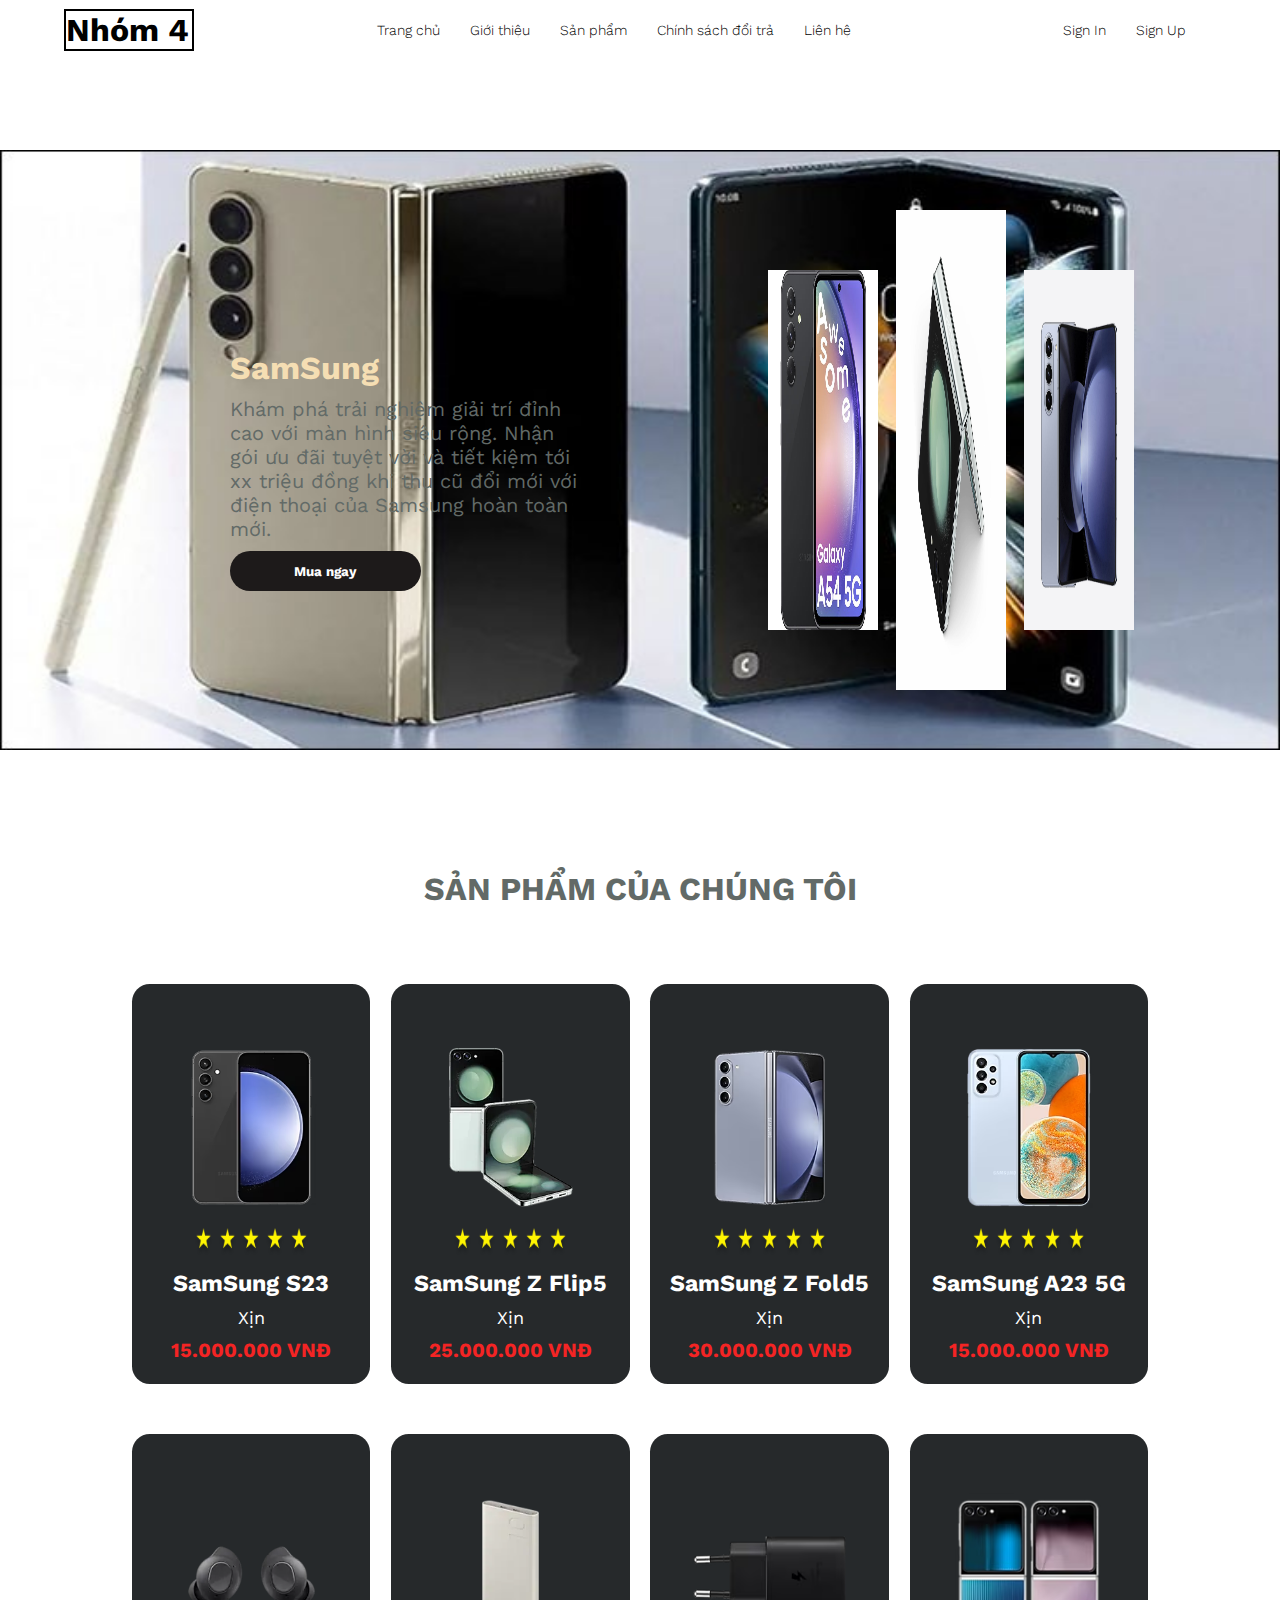
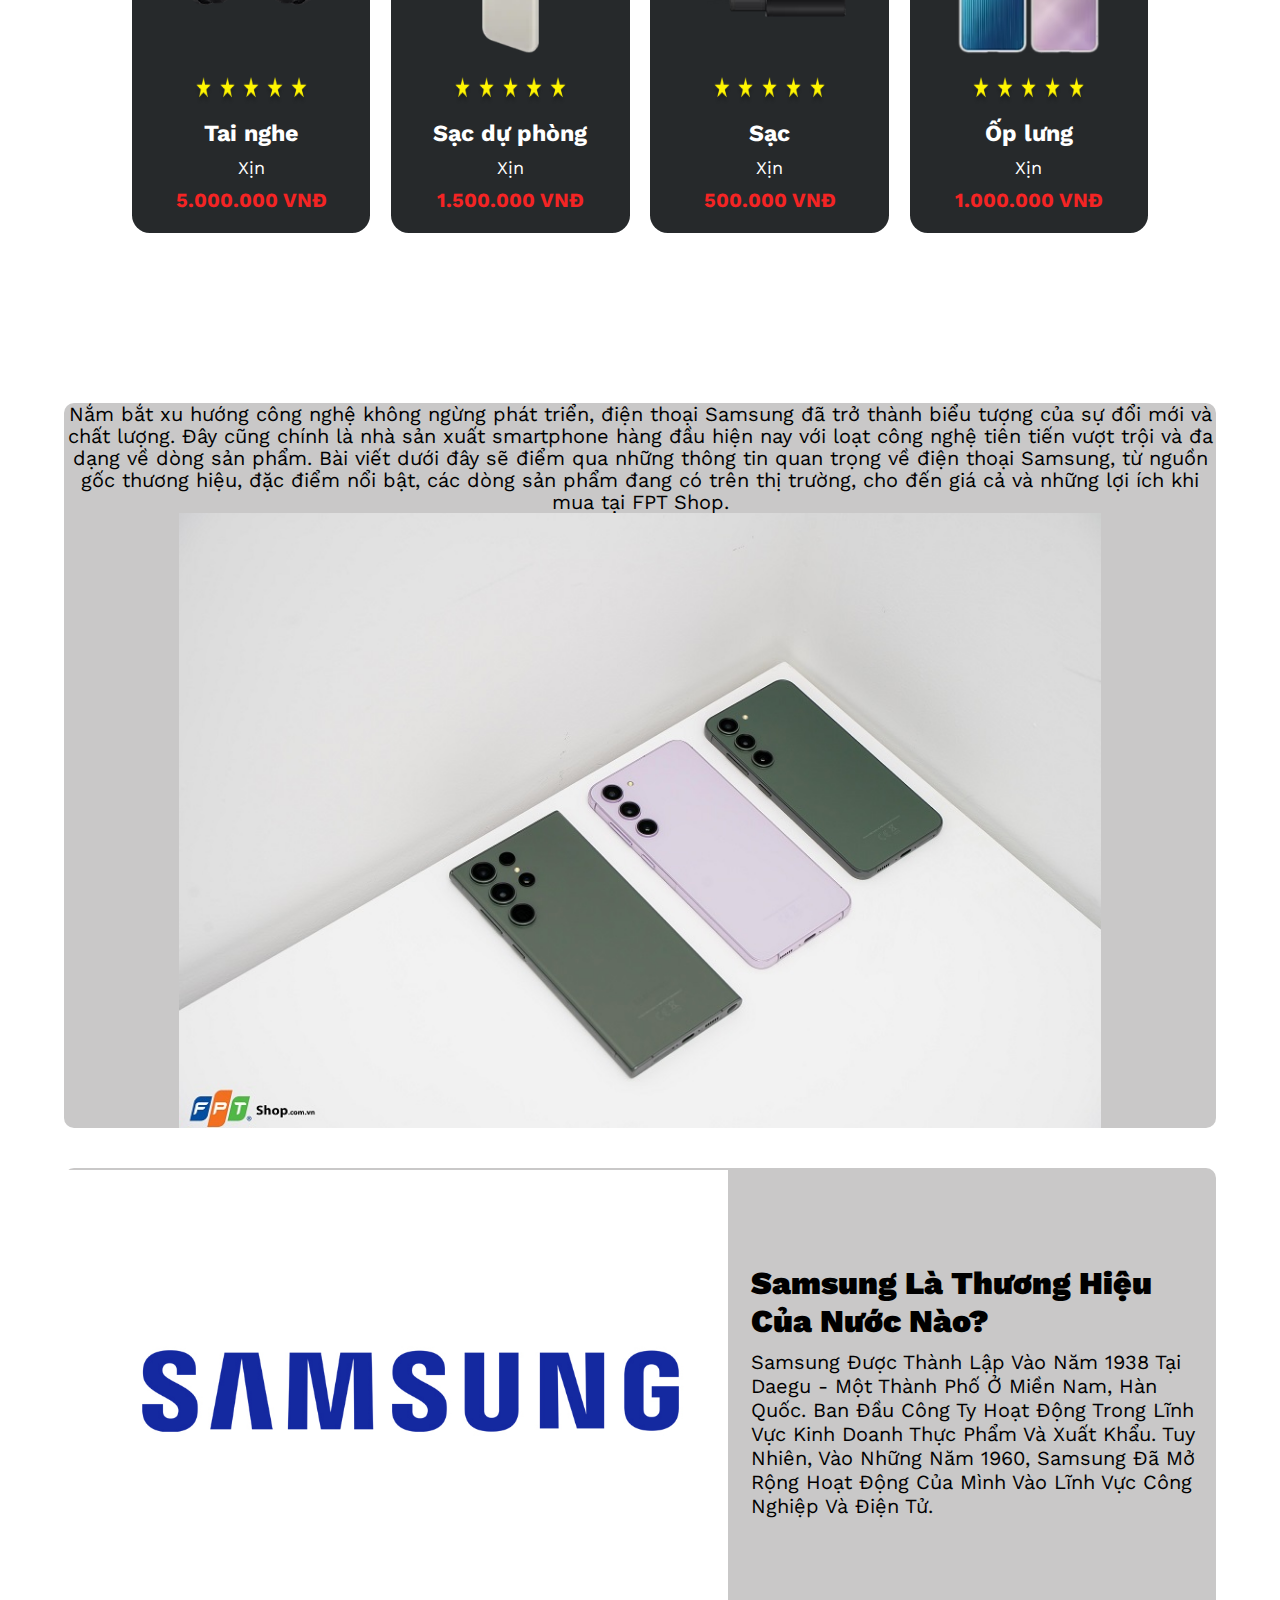
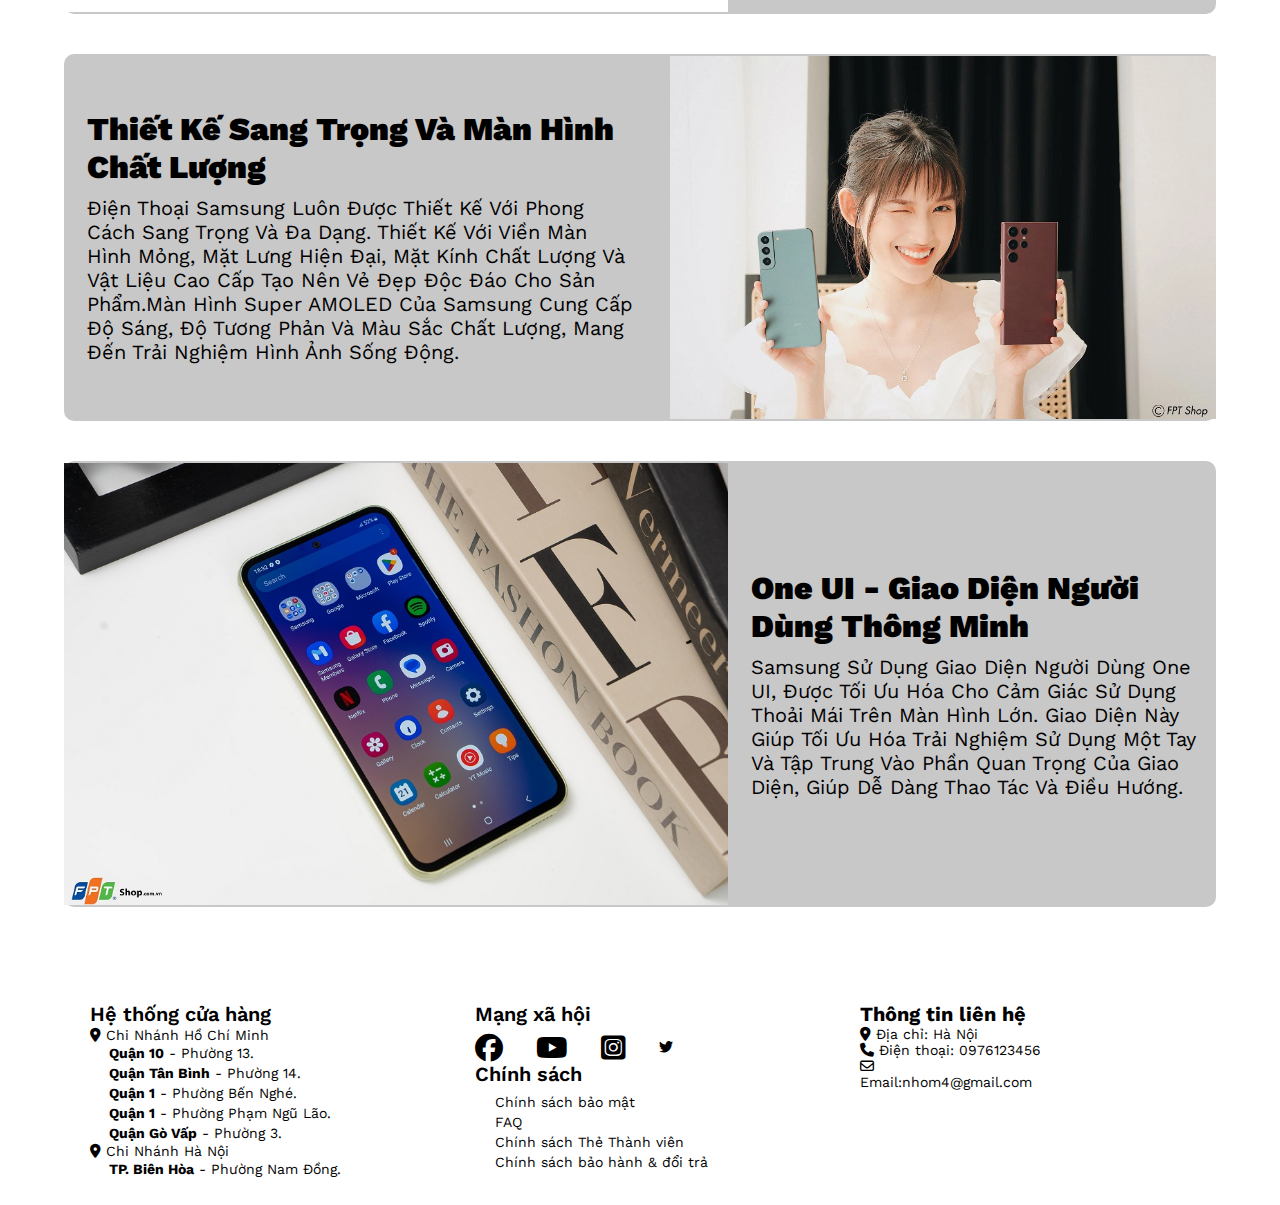
<file: samsung.html>
<!DOCTYPE html>
<html lang="en">
<head>
    <meta charset="UTF-8">
    <meta name="viewport" content="width=device-width, initial-scale=1.0">
    <title>Document</title>
    <link rel="stylesheet" href="samsung.css">
    <link rel="stylesheet" href="reponsivesamsung.css">
    <link rel="stylesheet" href="https://cdnjs.cloudflare.com/ajax/libs/font-awesome/6.2.0/css/all.min.css">
</head>
<body>
    <script src="./trangchu.js"></script>
    <header>
        <div class="head-container">
            <a href="index.html">
                <div class="nav-belt">
                    <h1>Nhóm 4</h1>
                </div>
            </a>
            <div class="nav-bar">
                <ul class="ul-items">
                    <li class="list-items"><a href="index.html">Trang chủ</a></li>
                    <li class="list-items"><a href="./gioithieu.html">Giới thiệu</a></li>
                    <li class="list-items">
                        <a href="">Sản phẩm</a>
                        <ul class="item-down"> 
                            <li class="down-item"><a href="samsung.html">SamSung</a></li>
                            <li class="down-item"><a href="iphone.html">Iphone</a></li>
                        </ul>
                    </li>
                    <li class="list-items"><a href="chinhsachdoitra.html">Chính sách đổi trả</a></li>
                    <li class="list-items"><a href="lienhe.html">Liên hệ</a></li>
                </ul>
            </div>
            <div class="nav-bar">
                <ul class="ul-items">
                    <li class="list-items"><a href="./loginaccount.html">Sign In</a></li>
                    <li class="list-items"><a href="./createaccount.html">Sign Up</a></li>
                </ul>
            </div>
            <div class="action">
                <label for="checkbox">
                    <i class="fa-solid fa-bars"></i>
                </label>
                <input type="checkbox" name="checkingbox" id="checkbox">          
                <table>
                    <ul class="hamburger">
                        <li class="list-items"><a href="index.html">Trang chủ</a></li>
                        <li class="list-items"><a href="./gioithieu.html">Giới thiệu</a></li>
                        <li class="list-items">
                            <a href="">Sản phẩm</a>
                            <ul class="item-down"> 
                                <li class="down-item"><a href="samsung.html">SamSung</a></li>
                                <li class="down-item"><a href="iphone.html">Iphone</a></li>
                            </ul>
                        </li>
                        <li class="list-items"><a href="chinhsachdoitra.html">Chính sách đổi trả</a></li>
                        <li class="list-items"><a href="lienhe.html">Liên hệ</a></li>
                        <li class="list-items"><a href="./loginaccount.html">Sign In</a></li>
                    <li class="list-items"><a href="./createaccount.html">Sign Up</a></li>
                    </ul>
                </table>
            </div>
        </div>
    </header>

    <div id="banner">
        <div class="box-left">
            <h2>
                SamSung
            </h2>
            <p>Khám phá trải nghiệm giải trí đỉnh cao với màn hình siêu rộng.
                Nhận gói ưu đãi tuyệt vời và tiết kiệm tới xx triệu đồng khi thu cũ đổi mới với điện thoại của Samsung hoàn toàn mới.</p>
            <button>Mua ngay</button>
        </div>
        <div class="box-right">
            <img src="./assets/img/samsung-galaxy-a54-thumb-den-600x600.jpg" alt="ảnh samsung animation 1">
            <img src="./assets/img/galaxy-z-flip5-highlights-design-end-mo.jpg" alt="ảnh samsung animation 2">
            <img src="./assets/img/product-141007.jpg" alt="ảnh samsung animation 3">
        </div>
    </div>
    <div id="wp-products">
        <h2>SẢN PHẨM CỦA CHÚNG TÔI</h2>
        <ul id="list-products">
            <div class="item">
                <div class="item-image">
                    <img src="./assets/img/vn-galaxy-s23-fe-s711-sm-s711bzabxxv-thumb-538357410.avif" alt="">
                </div>
                <div class="stars">
                    <span>
                        <img src="assets/img/star.png" alt="">
                    </span>
                    <span>
                        <img src="assets/img/star.png" alt="">
                    </span>
                    <span>
                        <img src="assets/img/star.png" alt="">
                    </span>
                    <span>
                        <img src="assets/img/star.png" alt="">
                    </span>
                    <span>
                        <img src="assets/img/star.png" alt="">
                    </span>
                </div>

                <h3 class="name">SamSung S23</h3>
                <p class="desc">Xịn</p>
                <span class="price">15.000.000 VNĐ</span>
            </div>


            <div class="item">
                <div class="item-image">
                    <img src="./assets/img/vn-galaxy-z-flip5-f731-sm-f731blgexxv-thumb-537229869.webp" alt="">
                </div>
                <div class="stars">
                    <span>
                        <img src="assets/img/star.png" alt="">
                    </span>
                    <span>
                        <img src="assets/img/star.png" alt="">
                    </span>
                    <span>
                        <img src="assets/img/star.png" alt="">
                    </span>
                    <span>
                        <img src="assets/img/star.png" alt="">
                    </span>
                    <span>
                        <img src="assets/img/star.png" alt="">
                    </span>
                </div>

                <h3 class="name">SamSung Z Flip5</h3>
                <p class="desc">Xịn</p>
                <span class="price">25.000.000 VNĐ</span>
            </div>


            <div class="item">
                <div class="item-image">
                    <img src="./assets/img/vn-galaxy-z-fold5-f946-sm-f946blbgxxv-thumb-537229907.avif" alt="">
                </div>
                <div class="stars">
                    <span>
                        <img src="assets/img/star.png" alt="">
                    </span>
                    <span>
                        <img src="assets/img/star.png" alt="">
                    </span>
                    <span>
                        <img src="assets/img/star.png" alt="">
                    </span>
                    <span>
                        <img src="assets/img/star.png" alt="">
                    </span>
                    <span>
                        <img src="assets/img/star.png" alt="">
                    </span>
                </div>

                <h3 class="name">SamSung Z Fold5</h3>
                <p class="desc">Xịn</p>
                <span class="price">30.000.000 VNĐ</span>
            </div>
            <div class="item">
                <div class="item-image">
                    <img src="./assets/img/vn-galaxy-a23-5g-sm-a236-435070-sm-a236elbvxxv-thumb-534064432.avif" alt="">
                </div>
                <div class="stars">
                    <span>
                        <img src="assets/img/star.png" alt="">
                    </span>
                    <span>
                        <img src="assets/img/star.png" alt="">
                    </span>
                    <span>
                        <img src="assets/img/star.png" alt="">
                    </span>
                    <span>
                        <img src="assets/img/star.png" alt="">
                    </span>
                    <span>
                        <img src="assets/img/star.png" alt="">
                    </span>
                </div>

                <h3 class="name">SamSung A23 5G</h3>
                <p class="desc">Xịn</p>
                <span class="price">15.000.000 VNĐ</span>
            </div>

            <div class="item">
                <div class="item-image">
                    <img src="./assets/img/vn-galaxy-buds-fe-sm-r400nzaaxxv-thumb-538394933.webp" alt="">
                </div>
                <div class="stars">
                    <span>
                        <img src="assets/img/star.png" alt="">
                    </span>
                    <span>
                        <img src="assets/img/star.png" alt="">
                    </span>
                    <span>
                        <img src="assets/img/star.png" alt="">
                    </span>
                    <span>
                        <img src="assets/img/star.png" alt="">
                    </span>
                    <span>
                        <img src="assets/img/star.png" alt="">
                    </span>
                </div>

                <h3 class="name">Tai nghe</h3>
                <p class="desc">Xịn</p>
                <span class="price">5.000.000 VNĐ</span>
            </div>

            <div class="item">
                <div class="item-image">
                    <img src="./assets/img/vn-10ah-battery-pack-eb-p3400-eb-p3400xuegww-thumb-536024719.webp" alt="">
                </div>
                <div class="stars">
                    <span>
                        <img src="assets/img/star.png" alt="">
                    </span>
                    <span>
                        <img src="assets/img/star.png" alt="">
                    </span>
                    <span>
                        <img src="assets/img/star.png" alt="">
                    </span>
                    <span>
                        <img src="assets/img/star.png" alt="">
                    </span>
                    <span>
                        <img src="assets/img/star.png" alt="">
                    </span>
                </div>

                <h3 class="name">Sạc dự phòng</h3>
                <p class="desc">Xịn</p>
                <span class="price">1.500.000 VNĐ</span>
            </div>
            <div class="item">
                <div class="item-image">
                    <img src="./assets/img/vn-wall-charger-for-super-fast-charging-ep-ta800-320544-ep-ta800nbegww-thumb-375504267.avif" alt="">
                </div>
                <div class="stars">
                    <span>
                        <img src="assets/img/star.png" alt="">
                    </span>
                    <span>
                        <img src="assets/img/star.png" alt="">
                    </span>
                    <span>
                        <img src="assets/img/star.png" alt="">
                    </span>
                    <span>
                        <img src="assets/img/star.png" alt="">
                    </span>
                    <span>
                        <img src="assets/img/star.png" alt="">
                    </span>
                </div>

                <h3 class="name">Sạc</h3>
                <p class="desc">Xịn</p>
                <span class="price">500.000 VNĐ</span>
            </div>
            <div class="item">
                <div class="item-image">
                    <img src="./assets/img/vn-galaxy-z-flip5-flip-suit-case-ef-zf731-ef-zf731ctegww-thumb-537277901.avif" alt="">
                </div>
                <div class="stars">
                    <span>
                        <img src="assets/img/star.png" alt="">
                    </span>
                    <span>
                        <img src="assets/img/star.png" alt="">
                    </span>
                    <span>
                        <img src="assets/img/star.png" alt="">
                    </span>
                    <span>
                        <img src="assets/img/star.png" alt="">
                    </span>
                    <span>
                        <img src="assets/img/star.png" alt="">
                    </span>
                </div>

                <h3 class="name">Ốp lưng</h3>
                <p class="desc">Xịn</p>
                <span class="price">1.000.000 VNĐ</span>
            </div>
            
        </ul>
    </div>
    
    <div class="description">
        <div class="start">
            <p>Nắm bắt xu hướng công nghệ không ngừng phát triển, điện thoại Samsung đã trở thành biểu tượng của sự đổi mới và chất lượng. Đây cũng chính là nhà sản xuất smartphone hàng đầu hiện nay với loạt công nghệ tiên tiến vượt trội và đa dạng về dòng sản phẩm. Bài viết dưới đây sẽ điểm qua những thông tin quan trọng về điện thoại Samsung, từ nguồn gốc thương hiệu, đặc điểm nổi bật, các dòng sản phẩm đang có trên thị trường, cho đến giá cả và những lợi ích khi mua tại FPT Shop.</p>
            <img src="./assets/img/start.jpg" alt="start">
        </div>
        <div class="description-item">
            <div class="item-left">
                <img src="./assets/img/Samsung-1 (1).jpg" alt="Samsung-1">
            </div>
            <div class="item-right">
                <h3><b>Samsung là thương hiệu của nước nào?</b></h3>
                <p>Samsung được thành lập vào năm 1938 tại Daegu - một thành phố ở miền Nam, Hàn Quốc. Ban đầu công ty hoạt động trong lĩnh vực kinh doanh thực phẩm và xuất khẩu. Tuy nhiên, vào những năm 1960, Samsung đã mở rộng hoạt động của mình vào lĩnh vực công nghiệp và điện tử.</p>
            </div>
        </div>
         <div class="description-item2">
            <div class="item-right">
                <h3><b>Thiết kế sang trọng và màn hình chất lượng</b></h3>
                <p>Điện thoại Samsung luôn được thiết kế với phong cách sang trọng và đa dạng. Thiết kế với viền màn hình mỏng, mặt lưng hiện đại, mặt kính chất lượng và vật liệu cao cấp tạo nên vẻ đẹp độc đáo cho sản phẩm.Màn hình Super AMOLED của Samsung cung cấp độ sáng, độ tương phản và màu sắc chất lượng, mang đến trải nghiệm hình ảnh sống động.</p>
            </div>
            <div class="item-left">
                <img src="./assets/img/Dien-thoai-Samsung.png" alt="Dien-thoai-Samsung">
            </div>
        </div>
        <div class="description-item">
                <div class="item-left">
                    <img src="./assets/img/A54 (12).jpg" alt="A54">
                </div>
                <div class="item-right">
                    <h3><b>One UI - Giao diện người dùng thông minh</b></h3>
                    <p>Samsung sử dụng giao diện người dùng One UI, được tối ưu hóa cho cảm giác sử dụng thoải mái trên màn hình lớn. Giao diện này giúp tối ưu hóa trải nghiệm sử dụng một tay và tập trung vào phần quan trọng của giao diện, giúp dễ dàng thao tác và điều hướng.</p>
                </div>
        </div>
    </div>

    <!-- footer -->
    <div class="footer">
        <footer>
            <div class="shop">
                <h3>Hệ thống cửa hàng</h3>
                <div class="location">
                    <i class="fa-solid fa-location-dot"></i>
                    Chi Nhánh Hồ Chí Minh
                    <p><b>Quận 10</b> - Phường 13.</p>
                    <p><b>Quận Tân Bình</b> - Phường 14.</p>
                    <p><b>Quận 1</b> - Phường Bến Nghé.</p>
                    <p><b>Quận 1</b> - Phường Phạm Ngũ Lão.</p>
                    <p><b>Quận Gò Vấp</b> - Phường 3.</p>
                </div>
                <div class="location">
                    <i class="fa-solid fa-location-dot"></i>
                    Chi Nhánh Hà Nội
                    <p><b>TP. Biên Hòa</b> - Phường Nam Đồng.</p>
                </div>
            </div>
            <div class="mxh">
                <h3>Mạng xã hội</h3>
                <div class="icons">
                    <a href="https://www.facebook.com/groups/1178541492913146"><i class="fa-brands fa-facebook fa-2xl"></i></a>
                    <a href="https://www.youtube.com/@dhcnDongA"><i class="fa-brands fa-youtube fa-2xl"></i></a>
                    <a href="https://www.instagram.com/"><i class="fa-brands fa-square-instagram fa-2xl"></i></a>
                    <a href="https://twitter.com/"><i class="fa-brands fa-twitter"></i></a>
                </div>
                <h3>Chính sách</h3>
                <ul>
                    <li>Chính sách bảo mật</li>
                    <li>FAQ</li>
                    <li>Chính sách Thẻ Thành viên</li>
                    <li><a href="chinhsachdoitra.html">Chính sách bảo hành & đổi trả</a></li>
                </ul>
            </div>
            <div class="fanpage">
                <h3>Thông tin liên hệ</h3>
                <p><i class="fa-solid fa-location-dot"></i> Địa chỉ: Hà Nội</p>
                <p><i class="fa-solid fa-phone"></i> Điện thoại: 0976123456</p>
                <a href="https://mail.google.com/"><i class="fa-regular fa-envelope"></i><p> Email:nhom4@gmail.com</p></a>
            </div>
        </footer>
    </div>
</body>
</html>
</file>
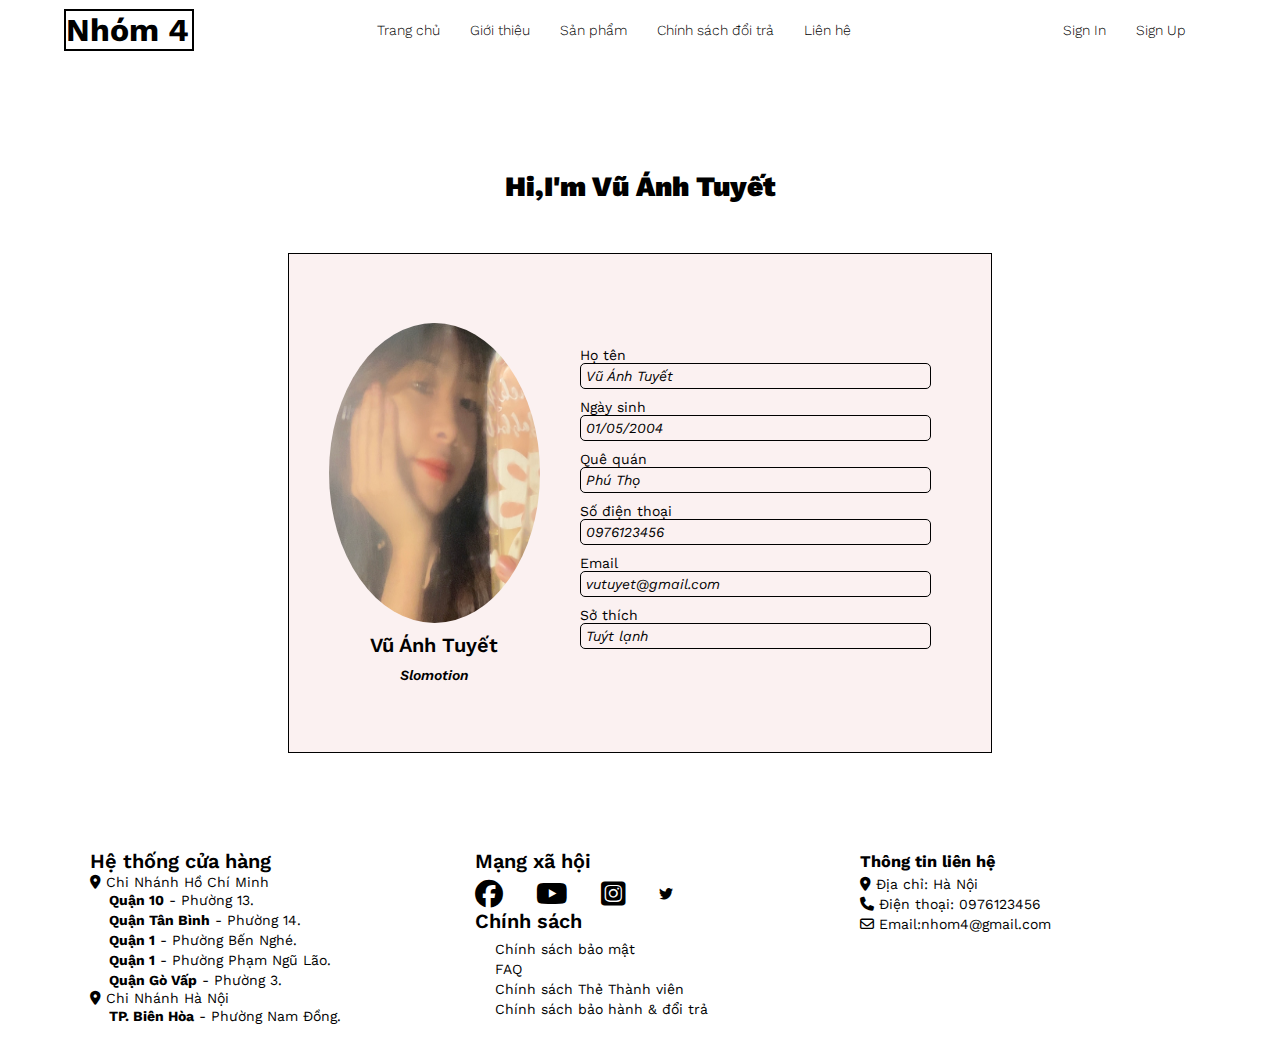
<file: vuanhtuyet.html>
<!DOCTYPE html>
<html lang="en">
<head>
    <meta charset="UTF-8">
    <meta name="viewport" content="width=device-width, initial-scale=1.0">
    <title>Document</title>
    <link rel="stylesheet" href="phamhongquan.css">
    <link rel="stylesheet" href="reponsivephamhongquan.css">
    <link rel="stylesheet" href="https://cdnjs.cloudflare.com/ajax/libs/font-awesome/6.2.0/css/all.min.css">
</head>
<body>
    <script src="./trangchu.js"></script>
    <header>
        <div class="head-container">
            <a href="index.html">
                <div class="nav-belt">
                    <h1>Nhóm 4</h1>
                </div>
            </a>
            <div class="nav-bar">
                <ul class="ul-items">
                    <li class="list-items"><a href="index.html">Trang chủ</a></li>
                    <li class="list-items"><a href="./gioithieu.html">Giới thiệu</a></li>
                    <li class="list-items">
                        <a href="">Sản phẩm</a>
                        <ul class="item-down"> 
                            <li class="down-item"><a href="samsung.html">SamSung</a></li>
                            <li class="down-item"><a href="iphone.html">Iphone</a></li>
                        </ul>
                    </li>
                    <li class="list-items"><a href="chinhsachdoitra.html">Chính sách đổi trả</a></li>
                    <li class="list-items"><a href="lienhe.html">Liên hệ</a></li>
                </ul>
            </div>
            <div class="nav-bar">
                <ul class="ul-items">
                    <li class="list-items"><a href="./loginaccount.html">Sign In</a></li>
                    <li class="list-items"><a href="./createaccount.html">Sign Up</a></li>
                </ul>
            </div>
            <div class="action">
                <label for="checkbox">
                    <i class="fa-solid fa-bars"></i>
                </label>
                <input type="checkbox" name="checkingbox" id="checkbox">          
                <table>
                    <ul class="hamburger">
                        <li class="list-items"><a href="index.html">Trang chủ</a></li>
                        <li class="list-items"><a href="./gioithieu.html">Giới thiệu</a></li>
                        <li class="list-items">
                            <a href="">Sản phẩm</a>
                            <ul class="item-down"> 
                                <li class="down-item"><a href="samsung.html">SamSung</a></li>
                                <li class="down-item"><a href="iphone.html">Iphone</a></li>
                            </ul>
                        </li>
                        <li class="list-items"><a href="chinhsachdoitra.html">Chính sách đổi trả</a></li>
                        <li class="list-items"><a href="lienhe.html">Liên hệ</a></li>
                        <li class="list-items"><a href="./loginaccount.html">Sign In</a></li>
                    <li class="list-items"><a href="./createaccount.html">Sign Up</a></li>
                    </ul>
                </table>
            </div>
        </div>
    </header>
    <h2>Hi,I'm Vũ Ánh Tuyết</h2>
    <div class="content">
        <div class="info">
            <div class="float-left">
                <img class="avatar" src="./assets/img/z4752499364561_ff23a972bb9e90c7da19d20e99611762.jpg" alt="">
                <p>Vũ Ánh Tuyết</p>
                <span>Slomotion</span>
            </div>
            <div class="float-right">
                <p>Họ tên</p>
                <div>Vũ Ánh Tuyết</div>
                <p>Ngày sinh</p>
                <div>01/05/2004</div>
                <p>Quê quán</p>
                <div>Phú Thọ</div>
                <p>Số điện thoại</p>
                <div>0976123456</div>
                <p>Email</p>
                <div>vutuyet@gmail.com</div>
                <p>Sở thích</p>
                <div>Tuýt lạnh</div>
            </div>
        </div>
    </div>
    <!-- footer -->
    <div class="footer">
        <footer>
            <div class="shop">
                <h3>Hệ thống cửa hàng</h3>
                <div class="location">
                    <i class="fa-solid fa-location-dot"></i>
                    Chi Nhánh Hồ Chí Minh
                    <p><b>Quận 10</b> - Phường 13.</p>
                    <p><b>Quận Tân Bình</b> - Phường 14.</p>
                    <p><b>Quận 1</b> - Phường Bến Nghé.</p>
                    <p><b>Quận 1</b> - Phường Phạm Ngũ Lão.</p>
                    <p><b>Quận Gò Vấp</b> - Phường 3.</p>
                </div>
                <div class="location">
                    <i class="fa-solid fa-location-dot"></i>
                    Chi Nhánh Hà Nội
                    <p><b>TP. Biên Hòa</b> - Phường Nam Đồng.</p>
                </div>
            </div>
            <div class="mxh">
                <h3>Mạng xã hội</h3>
                <div class="icons">
                    <a href="https://www.facebook.com/groups/1178541492913146"><i class="fa-brands fa-facebook fa-2xl"></i></a>
                    <a href="https://www.youtube.com/@dhcnDongA"><i class="fa-brands fa-youtube fa-2xl"></i></a>
                    <a href="https://www.instagram.com/"><i class="fa-brands fa-square-instagram fa-2xl"></i></a>
                    <a href="https://twitter.com/"><i class="fa-brands fa-twitter"></i></a>
                </div>
                <h3>Chính sách</h3>
                <ul>
                    <li>Chính sách bảo mật</li>
                    <li>FAQ</li>
                    <li>Chính sách Thẻ Thành viên</li>
                    <li><a href="chinhsachdoitra.html">Chính sách bảo hành & đổi trả</a></li>
                </ul>
            </div>
            <div class="fanpage">
                <h3>Thông tin liên hệ</h3>
                <p><i class="fa-solid fa-location-dot"></i> Địa chỉ: Hà Nội</p>
                <p><i class="fa-solid fa-phone"></i> Điện thoại: 0976123456</p>
                <p><i class="fa-regular fa-envelope"></i> Email:nhom4@gmail.com</p>
            </div>
        </footer>
    </div>
</body>
</html>
</file>
<file: style.css>
@import url('https://fonts.googleapis.com/css2?family=Poppins:ital,wght@0,200;0,300;0,400;1,300&family=Source+Serif+4:ital,opsz,wght@0,8..60,500;0,8..60,600;1,8..60,400&family=Work+Sans:wght@500;600&display=swap');
* {
    margin: 0;
    padding: 0;
    box-sizing: border-box;
    font-family: 'Work Sans', sans-serif;
}

/* Header */
.head-container{
    width: 90%;
    height: 40px;
    display: flex;
    margin: 10px auto 0;
    justify-content: space-between;
    align-items: center;
    border-radius: 10px;
}
.head-container a{
    text-decoration: none;
    color: black;
}
.nav-belt{
    border: solid 2px black;
    width: 130px;
}
.nav-belt h1{
    font-size: 2rem;
}
.nav-bar {
    display: flex;
}
.nav-bar .ul-items {
    display: flex;
    text-align: center;
    align-items: center;
    justify-content: space-between;
}
.nav-bar .ul-items .list-items {
    margin-right: 30px;
    text-decoration: none;
    list-style: none;
    color: black;
    font-size: 0.875rem;
    font-weight: 300;
    position: relative;
    cursor: pointer;
}
.nav-bar .ul-items .list-items:hover{
    border-radius: 10px;
    background-color: gray;
    transform: scale(1.2);
    transition: all 0.3s ease-in-out;
}
.list-items .item-down{
    display:none;
    position: absolute;
    margin: 0.5rem 0;
    background-color: #f2f2f2;
    height: 50px;
    left: 0;
    right: 0;
    z-index: 2;
}
.list-items .item-down:before{
    content: "";
    height: 0.5rem;
    position: absolute;
    left: 0;
    right: 0;
    background-color: transparent;
    transform: translateY(-100%);
}
.list-items:hover .item-down{
    display: block;
}
.list-items .item-down .down-item{
    color: black;
    font-size: 0.875rem;
    font-weight: 300;
    border-radius:5px;
    display: flex;
    flex-direction: column;
    height: 100px;
    justify-content: space-between;
    height: 50%;
    width: 100%;
}

.list-items .item-down li:hover{
    background-color: rgb(202, 194, 194);
    transition: all 0.3s ease-in-out;

}
.list-items .item-down:first-child{
    border-radius: 5px 5px 0 0;
}
.list-items .item-down:last-child{
    border-radius: 0 0 5px 5px;
}
.nav-bar .ul-items .list-items a {
    text-decoration: none;
    color: black;
}
.head-container .action{
    display: none;
}


.hamburger {
    list-style-type: none;
    position: fixed;
    top: 0;
    right: -30%;
    width: 30%;
    height: 100%;
    background-color: gray; /* Màu nền của menu */
    transition: right 0.5s; /* Thời gian chuyển đổi */
  }
  
  #checkbox {
    position: absolute;
    top: -9999px;
    left: -9999px;
    opacity: 0;
  }
  input:checked ~ .hamburger {
    display: block;
  }

/* banner */
#banner {
    width: 100%;
    background-image :url("./assets/img/z4752373602035_08bd33eab6404276991a1c0d021c66dc.jpg");
    background-repeat: no-repeat;
    background-size: 100% 100%;
    height: 80vh;
    margin-top:100px;
    display: flex;
    z-index: 1;
}

#banner .box-left ,#banner .box-right {
    width: 50%;
}

#banner .box-left{
    display: flex;
    flex-direction: column;
    justify-content: center;
    margin-left: 10%;
}

#banner  .box-left h2 {
    margin-top: 40px;
    color:whitesmoke;
    font-size: 2rem;
    font-weight: bolder;
}

#banner .box-left p {
    color: whitesmoke;;
    margin: 10px 0;
    width: 100%;
    max-width: 350px;
}

/* content */
.content .body{
    display: flex;
    width: 100%;
    height: max-content;
    margin: 100px auto 0;
    flex-direction: column;
    justify-content: space-between;
    align-items: center;
}

.content .head{
    text-align: center;
    color: salmon;
}

.content .body .banner-samsung{
    margin-top: 40px;
    background-image: url("./assets/img/bannersamsung.jpg");
    background-repeat: no-repeat;
    background-size: 100% 100%;
    width: 100%;
    height: 80vh;
    padding-top: 3%;
}

.content .body .banner-samsung .element-samsung{
    display: flex;
    flex-direction: column;
    align-items: center;
    height: 120px;
    justify-content: space-between;
    margin-right: 5%;

}

.content .body .banner-samsung .element-samsung h2{
    font-size: 2rem;
    font-weight: 900;
}

.content .body .banner-samsung .element-samsung p{
    margin: .3% auto;
    font-size: 1.125rem;
    font-weight: 700;
}

.content .body .banner-samsung .element-samsung span{
    margin: .3% auto;
    font-size: min(200%,1.5vw);
    font-weight: bold;
    align-self: center;
}

.content .body .banner-samsung .element-samsung button{
    width: 191px;
    height: 40px;
    background: rgb(182, 87, 182);
    border: none;
    outline: none;
    color: #fff;
    font-weight: bold;
    border-radius: 20px;
    transition: 0.4s ease-in-out;
}

.content .body .banner-samsung .element-samsung button:hover{
    cursor: pointer;
    background: rgb(184, 1, 184);
}


.content .body .banner-iphone{
    margin-top: 40px;
    background-image: url("./assets/img/banneriphone.jpg");
    background-repeat: no-repeat;
    background-size: 100% 100%;
    width: 100%;
    height: 80vh;
    padding-top: 3%;
}

.content .body .banner-iphone .element-iphone{
    display: flex;
    flex-direction: column;
    align-items: center;
    height: 120px;
    justify-content: space-between;
    margin-right: 5%;
}

.content .body .banner-iphone .element-iphone h2{
    font-size: 2rem;
    font-weight: 900;
}

.content .body .banner-iphone .element-iphone p{
    margin: .3% auto;
    font-size: 1.125rem;
    font-weight: 700;
}

.content .body .banner-iphone .element-iphone span{
    margin: .3% auto;
    font-size: min(200%,1.5vw);
    font-weight: bold;
    align-self: center;
}

.content .body .banner-iphone .element-iphone button{
    width: 191px;
    height: 40px;
    background: rgb(182, 87, 182);
    border: none;
    outline: none;
    color: #fff;
    font-weight: bold;
    border-radius: 20px;
    transition: 0.4s ease-in-out;
}
.content .body .banner-iphone .element-iphone button:hover{
    cursor: pointer;
    background: rgb(46, 46, 189);
}

/* some */
.some{
    margin: 100px auto 0;
    height: max-content;
    display: flex;
    flex-direction: column;
    justify-content: space-between;
}

.some .body-some{
    width: 90%;
    display: flex;
    justify-content: space-between;
    margin: 40px auto 0;
    height: 70%;
}

.some .body-some .item {
    height: 100%;
    width: 22%;
    padding: 2%;
    border-radius: 1.38888889vw;
    background:#362f2f;
}

.some .body-some .item .item-image{
    width: 100%;
    height: 48%;
}

.some .body-some .item img {
    width: 100%;
    height: 100%;
    object-fit: fill;
    display: block;
}

.some .item .stars {
    display: flex;
    margin:15px auto;
    justify-content: space-between;
    width: max(70%,80px);
}

.some .item .name {
    text-align: center;
    color:#fff;
    font-weight: bold;
    margin-top:4%;
    font-size: 1.5rem;
}

.some .body-some .item .desc {
    text-align: center;
    color:whitesmoke;
    margin-top:4%;
    font-size: 1.125rem;
}

.some .body-some .item .price {
    text-align: center;
    color:#f42424;
    font-weight: bold;
    margin-top:4%;
    font-size: min(200%,1.8vw);
    display: block;
}


/* footer */
footer {
    display: flex;
    position: relative;
    width: 90%;
    margin: 70px auto 0;
    /* top: 100px; */
    border-radius: 10px;
    padding: 2%;
    height: auto;
    font-size: 14px;
    justify-content: space-between;
    color: black;
}
.shop{
    display: flex;
    flex-direction: column;
    width: 30%;
}
.shop h3{
    font-size: 1.25rem;
    font-weight: 600;
    line-height:25px;
}
.location p {
    margin-left: 6%;
    font-size: 0.875rem;
    font-weight: 400;
    line-height:20px;
}
.mxh {
    display: flex;
    flex-direction: column;
    width: 30%;
}
.mxh h3{
    font-size: 1.25rem;
    font-weight: 600;
    line-height:25px;
    margin-bottom: 5px;
}
.mxh .icons {
    display: flex;
    justify-content: space-between;
    width: 60%;
    align-items: center;
    height: 30px;
}
.mxh .icons a{
    text-decoration: none;
    color: black;
}
.mxh i {
    cursor: pointer;
}
.mxh ul li {
    margin-left: 6%;
    cursor: pointer;
    list-style-type: none;
    font-size: 0.875rem;
    font-weight: 400;
    line-height:20px;
}
.mxh ul li a{
    text-decoration: none;
    color: black;
}
.fanpage{
    display: flex;
    flex-direction: column;
    width: 30%;
}
.fanpage h3{
    line-height:25px;
}
.fanpage p{
    line-height:20px;
}
</file>
<file: reponsivetrangchu.css>
@media all and (max-width:600px) {
    /* nav-bar */
    .nav-bar{
        display: none;
    }
    .head-container .action{
        display: block;
    }
    .head-container .action label{
        cursor: pointer;
    }

    #checkbox:checked ~ .hamburger {
        right: 0;
      }
  
      .list-items:nth-child(1){
        margin-top: 20px;
      }
  
  .list-items {
      position: relative;
  }
  
  /* Đẩy lùi "Chính sách đổi trả" xuống */
  .list-items:nth-child(4):hover .item-down {
      position: absolute;
      top: 100%; /* Đặt vị trí phần tử con dưới phần tử cha */
      left: 0;
      z-index: 1; /* Đảm bảo phần tử con nằm trên các phần tử khác */
  }

    /* banner */
    #banner  .box-left h2 {
        font-size: 1.5rem;
    }
    
    #banner .box-left p {
        font-size: 0.75rem;
    }

    /* content */

    .content .body{
        margin:70px auto 0;
    }

    .content .head{
        font-size: 1.5rem;
    }

    .content .body .banner-samsung .element-samsung h2{
        font-size: 1.5rem;
    }

    .content .body .banner-samsung .element-samsung p{
        font-size: 0.75rem;
    }

    .content .body .banner-samsung .element-samsung span{
        margin: .3% auto;
        font-size: min(200%,1.8vw);
    }
    
    .content .body .banner-samsung .element-samsung button{
        width: 140px;
        height: 30px;
    }

    .content .body .banner-iphone .element-iphone h2{
        font-size: 1.5rem;
    }

    .content .body .banner-iphone .element-iphone p{
        font-size: 0.75rem;
    }

    .content .body .banner-iphone .element-iphone span{
        margin: .3% auto;
        font-size: min(200%,1.8vw);
    }
    
    .content .body .banner-iphone .element-iphone button{
        width: 140px;
        height: 30px;
    }

    /* some */
    .some{
        margin: 70px auto 0;
    }

    .some .body-some .item {
        width: 23%;
    }    

    .some .item .stars {
        width: max(70%,50px);
    }    

    .some .item .name {
        font-size: 0.85rem;
    }
    
    .some .body-some .item .desc {
        font-size: 0.75rem;
    }
    
    .some .body-some .item .price {
        font-size: min(200%,1.8vw);
    }

    /* footer */
    footer {
        margin: 40px auto 0;
    }
    .shop h3{
        font-size: 1rem;
        line-height:17px;
    }
    .location p {
        font-size: 0.65rem;
        line-height:13px;
    }
    .mxh h3{
        font-size: 1rem;
        line-height:17px;
    }
    .mxh .icons {
        width: 90%;
        height: 20px;
    }

    .mxh ul li {
        font-size: 0.65rem;
        line-height:13px;
        margin: 2% 0 0 6%;
    }
    .fanpage{
        display: flex;
        flex-direction: column;
        width: 30%;
    }
    .fanpage h3{
        font-size: 1rem;
        line-height:17px;
    }
    .fanpage p{
        font-size: 0.65rem;
        line-height:13px;
        margin: 3% 0 0;
    }


}
</file>
<file: chinhsachdoitra.css>
@import url('https://fonts.googleapis.com/css2?family=Poppins:ital,wght@0,200;0,300;0,400;1,300&family=Source+Serif+4:ital,opsz,wght@0,8..60,500;0,8..60,600;1,8..60,400&family=Work+Sans:wght@500;600&display=swap');
* {
    margin: 0;
    padding: 0;
    box-sizing: border-box;
    font-family: 'Work Sans', sans-serif;
}
/* Header */
.head-container{
    width: 90%;
    height: 40px;
    display: flex;
    margin: 10px auto 0;
    justify-content: space-between;
    align-items: center;
    border-radius: 10px;
}
.head-container a{
    text-decoration: none;
    color: black;
}
.nav-belt{
    border: solid 2px black;
    width: 130px;
}
.nav-belt h1{
    font-size: 2rem;
}
.nav-bar {
    display: flex;
}
.nav-bar .ul-items {
    display: flex;
    text-align: center;
    align-items: center;
    justify-content: space-between;
}
.nav-bar .ul-items .list-items {
    margin-right: 30px;
    text-decoration: none;
    list-style: none;
    color: black;
    font-size: 0.875rem;
    font-weight: 300;
    position: relative;
    cursor: pointer;
}
.nav-bar .ul-items .list-items:hover{
    border-radius: 10px;
    background-color: gray;
    transform: scale(1.2);
    transition: all 0.3s ease-in-out;
}
.list-items .item-down{
    display:none;
    position: absolute;
    margin: 0.5rem 0;
    background-color: #f2f2f2;
    height: 50px;
    left: 0;
    right: 0;
    z-index: 2;
}
.list-items .item-down:before{
    content: "";
    height: 0.5rem;
    position: absolute;
    left: 0;
    right: 0;
    background-color: transparent;
    transform: translateY(-100%);
}
.list-items:hover .item-down{
    display: block;
}
.list-items .item-down .down-item{
    color: black;
    font-size: 0.875rem;
    font-weight: 300;
    border-radius:5px;
    display: flex;
    flex-direction: column;
    height: 100px;
    justify-content: space-between;
    height: 50%;
    width: 100%;
}

.list-items .item-down li:hover{
    background-color: rgb(202, 194, 194);
    transition: all 0.3s ease-in-out;

}
.list-items .item-down:first-child{
    border-radius: 5px 5px 0 0;
}
.list-items .item-down:last-child{
    border-radius: 0 0 5px 5px;
}
.nav-bar .ul-items .list-items a {
    text-decoration: none;
    color: black;
}
.head-container .action{
    display: none;
}


.hamburger {
    list-style-type: none;
    position: fixed;
    top: 0;
    right: -30%;
    width: 30%;
    height: 100%;
    background-color: gray; /* Màu nền của menu */
    transition: right 0.5s; /* Thời gian chuyển đổi */
  }
  
  #checkbox {
    position: absolute;
    top: -9999px;
    left: -9999px;
    opacity: 0;
  }
  input:checked ~ .hamburger {
    display: block;
  }

/* banner */
#banner {
    width: 100%;
    background-image :url("./assets/img/z4752373602035_08bd33eab6404276991a1c0d021c66dc.jpg");
    background-repeat: no-repeat;
    background-size: 100% 100%;
    height: 80vh;
    margin-top:100px;
    display: flex;
    z-index: 1;
}

#banner .box-left ,#banner .box-right {
    width: 50%;
}

#banner .box-left{
    display: flex;
    flex-direction: column;
    justify-content: center;
    margin-left: 10%;
}

#banner  .box-left h2 {
    margin-top: 40px;
    color:whitesmoke;
    font-size: 2rem;
    font-weight: bolder;
}

#banner .box-left p {
    color: whitesmoke;;
    margin: 10px 0;
    width: 100%;
    max-width: 350px;
}

/* content */
.content{
    display: flex;
    flex-direction: column;
    width: 90%;
    margin: 120px auto 0;
    justify-content: space-between;
}

.content h2{
    text-align: center;
    font-weight: 900;
    font-size: 1.875rem;
}

.content .warn{
    font-weight: 900;
    font-size: 1.2rem;
    margin: 10px 0 30px;
    color: red;
    font-style: italic;
}

.content .box-1{
    display: flex;
    flex-direction: column;
    width: 100%;
    justify-content: space-between;
    min-height: 350px;
    list-style-position: inside;
}

.content .box-1 h3{
    font-weight: 900;
    font-size: 1.5rem;
}

.content .box-1 p{
    font-weight: 900;
    font-size: 1.1rem;
}

.content .box-1 .list li{
    margin-bottom: 2px;
    margin-left: 25px;
    font-weight: 700;
    font-size: 1.1rem;
}


.content .box-2{
    margin-top: 20px;
    display: flex;
    flex-direction: column;
    width: 100%;
    justify-content: space-between;
    min-height: 230px;
}

.content .box-2 h3{
    font-weight: 900;
    font-size: 1.5rem;
}

.content .box-2 p{
    font-weight: 900;
    font-size: 1.1rem;
}

.content .box-2 .list{
    font-weight: 700;
    font-size: 1.1rem;
    list-style-type: none;
}

.content .box-2 .list li{
    margin-bottom: 10px;
}

/* footer */
footer {
    display: flex;
    position: relative;
    width: 90%;
    margin: 70px auto 0;
    /* top: 100px; */
    border-radius: 10px;
    padding: 2%;
    height: auto;
    font-size: 14px;
    justify-content: space-between;
    color: black;
}
.shop{
    display: flex;
    flex-direction: column;
    width: 30%;
}
.shop h3{
    font-size: 1.25rem;
    font-weight: 600;
    line-height:25px;
}
.location p {
    margin-left: 6%;
    font-size: 0.875rem;
    font-weight: 400;
    line-height:20px;
}
.mxh {
    display: flex;
    flex-direction: column;
    width: 30%;
}
.mxh h3{
    font-size: 1.25rem;
    font-weight: 600;
    line-height:25px;
    margin-bottom: 5px;
}
.mxh .icons {
    display: flex;
    justify-content: space-between;
    width: 60%;
    align-items: center;
    height: 30px;
}
.mxh .icons a{
    text-decoration: none;
    color: black;
}
.mxh i {
    cursor: pointer;
}
.mxh ul li {
    margin-left: 6%;
    cursor: pointer;
    list-style-type: none;
    font-size: 0.875rem;
    font-weight: 400;
    line-height:20px;
}
.mxh ul li a{
    text-decoration: none;
    color: black;
}
.fanpage{
    display: flex;
    flex-direction: column;
    width: 30%;
}
.fanpage h3{
    line-height:25px;
}
.fanpage p{
    line-height:20px;
}
</file>
<file: reponsivechinhsachdoitra.css>
@media all and (max-width:600px) {
    /* nav-bar */
    .nav-bar{
        display: none;
    }
    .head-container .action{
        display: block;
    }
    .head-container .action label{
        cursor: pointer;
    }

    #checkbox:checked ~ .hamburger {
        right: 0;
      }
  
      .list-items:nth-child(1){
        margin-top: 20px;
      }
  
    .list-items {
        position: relative;
    }
    
    /* Đẩy lùi "Chính sách đổi trả" xuống */
    .list-items:nth-child(4):hover .item-down {
        position: absolute;
        top: 100%; /* Đặt vị trí phần tử con dưới phần tử cha */
        left: 0;
        z-index: 1; /* Đảm bảo phần tử con nằm trên các phần tử khác */
    }

    /* content */
    .content{
        margin: 80px auto 0;
    }

    .content h2{
        font-size: 1.45rem;
    }

    .content .warn{
        font-weight: 900;
        font-size: 0.875rem;
        margin: 10px 0 20px;
    }

    .content .box-1{

    }

    .content .box-1 h3{
        font-size: 1.25rem;
    }

    .content .box-1 p{
        font-size: 0.75rem;
    }

    .content.box-1 .list{
        font-size: 0.75rem;
    }
    .content .box-1 .list li{
        margin-bottom: 2px;
        margin-left: 25px;
        font-size: 0.75rem;
        margin-bottom: 4px;
    }


    .content .box-2{
        
    }

    .content .box-2 h3{
        font-size: 1.25rem;
    }

    .content .box-2 p{
        font-size: 0.75rem;
    }

    .content .box-2 .list{
        font-size: 0.75rem;
    }

    .content .box-2 .list li{
        margin-bottom: 10px;
    }

    /* footer */
    footer {
        margin: 40px auto 0;
    }
    .shop h3{
        font-size: 1rem;
        line-height:17px;
    }
    .location p {
        font-size: 0.65rem;
        line-height:13px;
    }
    .mxh h3{
        font-size: 1rem;
        line-height:17px;
    }
    .mxh .icons {
        width: 90%;
        height: 20px;
    }

    .mxh ul li {
        font-size: 0.65rem;
        line-height:13px;
        margin: 2% 0 0 6%;
    }
    .fanpage{
        display: flex;
        flex-direction: column;
        width: 30%;
    }
    .fanpage h3{
        font-size: 1rem;
        line-height:17px;
    }
    .fanpage p{
        font-size: 0.65rem;
        line-height:13px;
        margin: 3% 0 0;
    }


}
</file>
<file: createaccount.css>
@import url('https://fonts.googleapis.com/css2?family=Poppins:ital,wght@0,200;0,300;0,400;1,300&family=Source+Serif+4:ital,opsz,wght@0,8..60,500;0,8..60,600;1,8..60,400&family=Work+Sans:wght@500;600&display=swap');
* {
    margin: 0;
    padding: 0;
    box-sizing: border-box;
    font-family: 'Work Sans', sans-serif;
}

/* Header */
.head-container{
    width: 90%;
    height: 40px;
    display: flex;
    margin: 10px auto 0;
    justify-content: space-between;
    align-items: center;
    border-radius: 10px;
}
.head-container a{
    text-decoration: none;
    color: black;
}
.nav-belt{
    border: solid 2px black;
    width: 130px;
}
.nav-belt h1{
    font-size: 2rem;
}
.nav-bar {
    display: flex;
}
.nav-bar .ul-items {
    display: flex;
    text-align: center;
    align-items: center;
    justify-content: space-between;
}
.nav-bar .ul-items .list-items {
    margin-right: 30px;
    text-decoration: none;
    list-style: none;
    color: black;
    font-size: 0.875rem;
    font-weight: 300;
    position: relative;
    cursor: pointer;
}
.nav-bar .ul-items .list-items:hover{
    border-radius: 10px;
    background-color: gray;
    transform: scale(1.2);
    transition: all 0.3s ease-in-out;
}
.list-items .item-down{
    display:none;
    position: absolute;
    margin: 0.5rem 0;
    background-color: #f2f2f2;
    height: 50px;
    left: 0;
    right: 0;
    z-index: 2;
}
.list-items .item-down:before{
    content: "";
    height: 0.5rem;
    position: absolute;
    left: 0;
    right: 0;
    background-color: transparent;
    transform: translateY(-100%);
}
.list-items:hover .item-down{
    display: block;
}
.list-items .item-down .down-item{
    color: black;
    font-size: 0.875rem;
    font-weight: 300;
    border-radius:5px;
    display: flex;
    flex-direction: column;
    height: 100px;
    justify-content: space-between;
    height: 50%;
    width: 100%;
}

.list-items .item-down li:hover{
    background-color: rgb(202, 194, 194);
    transition: all 0.3s ease-in-out;

}
.list-items .item-down:first-child{
    border-radius: 5px 5px 0 0;
}
.list-items .item-down:last-child{
    border-radius: 0 0 5px 5px;
}
.nav-bar .ul-items .list-items a {
    text-decoration: none;
    color: black;
}
.head-container .action{
    display: none;
}


.hamburger {
    list-style-type: none;
    position: fixed;
    top: 0;
    right: -30%;
    width: 30%;
    height: 100%;
    background-color: gray; /* Màu nền của menu */
    transition: right 0.5s; /* Thời gian chuyển đổi */
  }
  
  #checkbox {
    position: absolute;
    top: -9999px;
    left: -9999px;
    opacity: 0;
  }
  input:checked ~ .hamburger {
    display: block;
  }

/* banner */
#banner {
    width: 100%;
    background-image :url("./assets/img/z4752373602035_08bd33eab6404276991a1c0d021c66dc.jpg");
    background-repeat: no-repeat;
    background-size: 100% 100%;
    height: 80vh;
    margin-top:100px;
    display: flex;
    z-index: 1;
}

#banner .box-left ,#banner .box-right {
    width: 50%;
}

#banner .box-left{
    display: flex;
    flex-direction: column;
    justify-content: center;
    margin-left: 10%;
}

#banner  .box-left h2 {
    margin-top: 40px;
    color:whitesmoke;
    font-size: 2rem;
    font-weight: bolder;
}

#banner .box-left p {
    color: whitesmoke;;
    margin: 10px 0;
    width: 100%;
    max-width: 350px;
}

/* Create-Account */
.Create-Account_container{
    margin: 130px auto 0;
    display: flex;
    width: 85%;
    height: 1000px;
}

.Create-Account_container .Create-Account_img{
    width: 55%;
    height: 100%;
    display: flex;
    justify-content: center;
    align-items: center;
    position: relative;
}

.Create-Account_container .Create-Account_img .box{
    width: 90%;
    max-width: 665px;
    height: 583px ;
    background-image: linear-gradient(170deg,#cae4fc,#fefefe );
    border-radius: 50% 70% 70% 50% / 40% 60% 60% 40% ;
    display: flex;
    justify-content: center;
    align-items: center;
    position: relative;
    background-color: red;
}

.Create-Account_container .Create-Account_img .box .davanci{
    width: 80%;
    margin-right: 15%;
    margin-bottom: 10%;
    object-fit: scale-down;
}

.Create-Account_container .Create-Account_form{
    width: 45%;
    height: 100%;
    display: flex;
    flex-direction: column;
    justify-content: center;
}

.Create-Account_container .Create-Account_form h2{
    font-size: 2.6875rem;
    font-weight: 700;
    color: #05364f;
}

.Create-Account_container .Create-Account_form p{
    font-size: 1.1875rem;
    font-weight: 400;
    color: #37677e;
    margin-top: 15px;
    margin-bottom:35px;
}

.Create-Account_container .Create-Account_form p a{
    color: #fe904b;
    text-decoration: none;
}

.Create-Account_container .Create-Account_form a:hover{
    text-decoration:underline;
}

.Create-Account_container .Create-Account_form form{
    display: flex;
    flex-direction: column;
    height: max-content;
    justify-content: space-between;
}

.Create-Account_container .Create-Account_form form label{
    margin-left: 10px;
}


.Create-Account_container .Create-Account_form form input{
    height: 72px;
    border-color:#81d5a4;
    border-radius: 15px;
    padding-left: 20px;
    max-width:560px;
    margin: 5px 0 20px;
}


.Create-Account_container .Create-Account_form form .password i{
    display: none;
}

.Create-Account_container .Create-Account_form form .password{
    max-width:560px;
    position: relative;
}

.Create-Account_container .Create-Account_form form .password:hover i{
    display: block;
    position: absolute;
    top: 32.65%;
    right:5%;
    transform: translate(-32.65%,5%);
}


.Create-Account_container .Create-Account_form form div input{
    width: 100%;
}


.Create-Account_container .Create-Account_form form input:nth-child(11){
    font-size: 1.6875rem;
    font-weight: 600;
    color: #fff;
    background-color: #fe904b;
}


.Create-Account_container .Create-Account_form .ngancach {
    max-width: 380px;
    margin: 18px 110px 18px ;
    height: 32px;
    display: flex;
    justify-content: space-between;
    align-items: center;
    /* background-color: red; */
}

.Create-Account_container .Create-Account_form .ngancach span {
    width:300px;
    height: 1.192px;
    background-color: #0E4A67;
    /* display: inline; */
}

.Create-Account_container .Create-Account_form div h3{
    /* display: inline; */
    margin: 0 10%;
    font-weight: 600;
    font-size: 2.1875rem;
}


.Create-Account_container .Create-Account_form .ctnFacebook{
    max-width: 560px;
    height: 72px;
    background-color: #e3f1fe;
    display: flex;
    justify-content: space-around;
    align-items: center;
    border-radius: 20px;
    margin-bottom: 30px;
}

.Create-Account_container .Create-Account_form .ctnFacebook a{
    display: flex;
    align-items: center;
    justify-content: space-between;
    max-width: 335px;
    width: 50%;
    text-decoration-line: none;
    color: black;
}

.Create-Account_container .Create-Account_form .ctnFacebook a img{
    width: 38px;
    height: 39px;
    object-fit: scale-down;
}


.Create-Account_container .Create-Account_form .ctnGoogle{
    max-width: 560px;
    height: 72px;
    background-color: #e3f1fe;
    display: flex;
    justify-content: space-around;
    align-items: center;
    border-radius: 20px;
}

.Create-Account_container .Create-Account_form .ctnGoogle a{
    display: flex;
    align-items: center;
    justify-content: space-between;
    max-width: 335px;
    width: 45%;
    text-decoration-line: none;
    color: black;
}

/* footer */
footer {
    display: flex;
    position: relative;
    width: 90%;
    margin: 70px auto 0;
    /* top: 100px; */
    border-radius: 10px;
    padding: 2%;
    height: auto;
    font-size: 14px;
    justify-content: space-between;
    color: black;
}
.shop{
    display: flex;
    flex-direction: column;
    width: 30%;
}
.shop h3{
    font-size: 1.25rem;
    font-weight: 600;
    line-height:25px;
}
.location p {
    margin-left: 6%;
    font-size: 0.875rem;
    font-weight: 400;
    line-height:20px;
}
.mxh {
    display: flex;
    flex-direction: column;
    width: 30%;
}
.mxh h3{
    font-size: 1.25rem;
    font-weight: 600;
    line-height:25px;
    margin-bottom: 5px;
}
.mxh .icons {
    display: flex;
    justify-content: space-between;
    width: 60%;
    align-items: center;
    height: 30px;
}
.mxh .icons a{
    text-decoration: none;
    color: black;
}
.mxh i {
    cursor: pointer;
}
.mxh ul li {
    margin-left: 6%;
    cursor: pointer;
    list-style-type: none;
    font-size: 0.875rem;
    font-weight: 400;
    line-height:20px;
}
.mxh ul li a{
    text-decoration: none;
    color: black;
}
.fanpage{
    display: flex;
    flex-direction: column;
    width: 30%;
}
.fanpage h3{
    line-height:25px;
}
.fanpage p{
    line-height:20px;
}
</file>
<file: reponsivecreateaccount.css>
@media all and (max-width:600px) {

     /* nav-bar */
     .nav-bar{
        display: none;
    }
    .head-container .action{
        display: block;
    }
     .head-container .action label{
        cursor: pointer;
    }

    #checkbox:checked ~ .hamburger {
        right: 0;
      }
  
      .list-items:nth-child(1){
        margin-top: 20px;
      }
  
  .list-items {
      position: relative;
  }
  
  /* Đẩy lùi "Chính sách đổi trả" xuống */
  .list-items:nth-child(4):hover .item-down {
      position: absolute;
      top: 100%; /* Đặt vị trí phần tử con dưới phần tử cha */
      left: 0;
      z-index: 1; /* Đảm bảo phần tử con nằm trên các phần tử khác */
  }
    /* banner */
    #banner  .box-left h2 {
        font-size: 1.5rem;
    }
    
    #banner .box-left p {
        font-size: 0.75rem;
    }

    /* content */

    .content .body{
        margin:70px auto 0;
    }

    .content .head{
        font-size: 1.5rem;
    }

    .content .body .banner-samsung .element-samsung h2{
        font-size: 1.5rem;
    }

    .content .body .banner-samsung .element-samsung p{
        font-size: 0.75rem;
    }

    .content .body .banner-samsung .element-samsung span{
        margin: .3% auto;
        font-size: min(200%,1.8vw);
    }
    
    .content .body .banner-samsung .element-samsung button{
        width: 140px;
        height: 30px;
    }

    .content .body .banner-iphone .element-iphone h2{
        font-size: 1.5rem;
    }

    .content .body .banner-iphone .element-iphone p{
        font-size: 0.75rem;
    }

    .content .body .banner-iphone .element-iphone span{
        margin: .3% auto;
        font-size: min(200%,1.8vw);
    }
    
    .content .body .banner-iphone .element-iphone button{
        width: 140px;
        height: 30px;
    }

    /* Create-Account */
    .Create-Account_container{
        display: block;
        margin: 50px auto 0;
        height: 850px;
    }


.Create-Account_container .Create-Account_img{
    display: none;
}

.Create-Account_container .Create-Account_form{
    width: 90%;
    display: block;
    margin: 56px auto 0;    
}

.Create-Account_container .Create-Account_form h2{
    font-size: 2rem ;
}

.Create-Account_container .Create-Account_form p{
    font-size: 0.9375rem;
    font-weight: 400;
    margin-bottom:7px;
}

.Create-Account_container .Create-Account_form form label{
    margin-left: 6px;
}


.Create-Account_container .Create-Account_form form input{
    height: 60px;
    padding-left: 12px;
    /* max-width:343px; */
    margin: 0 0 13px;
}

.Create-Account_container .Create-Account_form form input:nth-child(11){
    font-size: 1.375rem;
}

.Create-Account_container .Create-Account_form .ngancach {
    max-width: 560px;
    margin: 18px auto 19px ;
}


.Create-Account_container .Create-Account_form .ngancach span {
    width:300px;
    height: 1px;
}

.Create-Account_container .Create-Account_form .ctnFacebook{
    height: 60px;
}

.Create-Account_container .Create-Account_form .ctnFacebook a{
    max-width: 240px;
    width: 63%;
    margin: 13px auto;
}

.Create-Account_container .Create-Account_form .ctnFacebook a img{
    width: 32px;
    height: 33px;
}


.Create-Account_container .Create-Account_form .ctnGoogle{
    height: 60px;
}

.Create-Account_container .Create-Account_form .ctnGoogle a{
    max-width: 240px;
    width: 63%;
    margin: 13px auto;
}

.Create-Account_container .Create-Account_form .ctnGoogle a img{
    width: 32px;
    height: 33px;
}

/* footer */
footer {
    margin: 40px auto 0;
}
.shop h3{
    font-size: 1rem;
    line-height:17px;
}
.location p {
    font-size: 0.65rem;
    line-height:13px;
}
.mxh h3{
    font-size: 1rem;
    line-height:17px;
}
.mxh .icons {
    width: 90%;
    height: 20px;
}

.mxh ul li {
    font-size: 0.65rem;
    line-height:13px;
    margin: 2% 0 0 6%;
}
.fanpage{
    display: flex;
    flex-direction: column;
    width: 30%;
}
.fanpage h3{
    font-size: 1rem;
    line-height:17px;
}
.fanpage p{
    font-size: 0.65rem;
    line-height:13px;
    margin: 3% 0 0;
}

}
</file>
<file: phamhongquan.css>
@import url('https://fonts.googleapis.com/css2?family=Poppins:ital,wght@0,200;0,300;0,400;1,300&family=Source+Serif+4:ital,opsz,wght@0,8..60,500;0,8..60,600;1,8..60,400&family=Work+Sans:wght@500;600&display=swap');
* {
    margin: 0;
    padding: 0;
    box-sizing: border-box;
    font-family: 'Work Sans', sans-serif;
}

/* Header */
.head-container{
    width: 90%;
    height: 40px;
    display: flex;
    margin: 10px auto 0;
    justify-content: space-between;
    align-items: center;
    border-radius: 10px;
}
.head-container a{
    text-decoration: none;
    color: black;
}
.nav-belt{
    border: solid 2px black;
    width: 130px;
}
.nav-belt h1{
    font-size: 2rem;
}
.nav-bar {
    display: flex;
}
.nav-bar .ul-items {
    display: flex;
    text-align: center;
    align-items: center;
    justify-content: space-between;
}
.nav-bar .ul-items .list-items {
    margin-right: 30px;
    text-decoration: none;
    list-style: none;
    color: black;
    font-size: 0.875rem;
    font-weight: 300;
    position: relative;
    cursor: pointer;
}
.nav-bar .ul-items .list-items:hover{
    border-radius: 10px;
    background-color: gray;
    transform: scale(1.2);
    transition: all 0.3s ease-in-out;
}
.list-items .item-down{
    display:none;
    position: absolute;
    margin: 0.5rem 0;
    background-color: #f2f2f2;
    height: 50px;
    left: 0;
    right: 0;
    z-index: 2;
}
.list-items .item-down:before{
    content: "";
    height: 0.5rem;
    position: absolute;
    left: 0;
    right: 0;
    background-color: transparent;
    transform: translateY(-100%);
}
.list-items:hover .item-down{
    display: block;
}
.list-items .item-down .down-item{
    color: black;
    font-size: 0.875rem;
    font-weight: 300;
    border-radius:5px;
    display: flex;
    flex-direction: column;
    height: 100px;
    justify-content: space-between;
    height: 50%;
    width: 100%;
}

.list-items .item-down li:hover{
    background-color: rgb(202, 194, 194);
    transition: all 0.3s ease-in-out;

}
.list-items .item-down:first-child{
    border-radius: 5px 5px 0 0;
}
.list-items .item-down:last-child{
    border-radius: 0 0 5px 5px;
}
.nav-bar .ul-items .list-items a {
    text-decoration: none;
    color: black;
}
.head-container .action{
    display: none;
}


.hamburger {
    list-style-type: none;
    position: fixed;
    top: 0;
    right: -30%;
    width: 30%;
    height: 100%;
    background-color: gray; /* Màu nền của menu */
    transition: right 0.5s; /* Thời gian chuyển đổi */
  }
  
  #checkbox {
    position: absolute;
    top: -9999px;
    left: -9999px;
    opacity: 0;
  }
  input:checked ~ .hamburger {
    display: block;
  }

/* banner */
#banner {
    width: 100%;
    background-image :url("./assets/img/z4752373602035_08bd33eab6404276991a1c0d021c66dc.jpg");
    background-repeat: no-repeat;
    background-size: 100% 100%;
    height: 80vh;
    margin-top:100px;
    display: flex;
    z-index: 1;
}

#banner .box-left ,#banner .box-right {
    width: 50%;
}

#banner .box-left{
    display: flex;
    flex-direction: column;
    justify-content: center;
    margin-left: 10%;
}

#banner  .box-left h2 {
    margin-top: 40px;
    color:whitesmoke;
    font-size: 2rem;
    font-weight: bolder;
}

#banner .box-left p {
    color: whitesmoke;;
    margin: 10px 0;
    width: 100%;
    max-width: 350px;
}

/* content */
h2 {
    display: flex;
    justify-content: center;
    margin-top: 120px;
    font-size: 1.75rem;
    font-weight: 900;
}

.content {
    margin: 50px auto;
    height: 500px;
    width: 55%;
    border: 1px solid black;
    background-color: rgba(233, 186, 186, 0.205);
}

.content .info{
    display: flex;
    justify-content: space-evenly;
    align-items: center;
    margin: 0;
    height: 100%;
}

.content .info .float-left {
    width: min(30%,300px);
    display: flex;
    flex-direction: column;
    align-items: center;
    position: relative;
}

.content .info .avatar {
    height: 300px;
    border-radius: 50%;
    width: 100%;
}

.content .info .float-left p {
    font-weight: 600;
    font-size: 1.25rem;
    margin: 10px auto;
}
.content .info .float-left span {
    font-style: italic;
    font-weight: 600;
    font-size: 0.875rem;
    text-align: center;
}
.content .info .float-right {
    width: 50%;
    margin-right: 20px;
}
.content .info .float-right div {
    border: 1px solid black;
    margin-bottom: 10px;
    padding: 4px 5px;
    font-style: italic;
    font-weight: 100px;
    font-size: 0.875rem;
    border-radius: 5px;
    width: 100%;
}

.content .info .float-right p{
    font-weight: 100px;
    font-size: 0.875rem;
    width: 100%;
}

/* footer */
footer {
    display: flex;
    position: relative;
    width: 90%;
    margin: 70px auto 0;
    /* top: 100px; */
    border-radius: 10px;
    padding: 2%;
    height: auto;
    font-size: 14px;
    justify-content: space-between;
    color: black;
}
.shop{
    display: flex;
    flex-direction: column;
    width: 30%;
}
.shop h3{
    font-size: 1.25rem;
    font-weight: 600;
    line-height:25px;
}
.location p {
    margin-left: 6%;
    font-size: 0.875rem;
    font-weight: 400;
    line-height:20px;
}
.mxh {
    display: flex;
    flex-direction: column;
    width: 30%;
}
.mxh h3{
    font-size: 1.25rem;
    font-weight: 600;
    line-height:25px;
    margin-bottom: 5px;
}
.mxh .icons {
    display: flex;
    justify-content: space-between;
    width: 60%;
    align-items: center;
    height: 30px;
}
.mxh .icons a{
    text-decoration: none;
    color: black;
}
.mxh i {
    cursor: pointer;
}
.mxh ul li {
    margin-left: 6%;
    cursor: pointer;
    list-style-type: none;
    font-size: 0.875rem;
    font-weight: 400;
    line-height:20px;
}
.mxh ul li a{
    text-decoration: none;
    color: black;
}
.fanpage{
    display: flex;
    flex-direction: column;
    width: 30%;
}
.fanpage h3{
    line-height:25px;
}
.fanpage p{
    line-height:20px;
}
</file>
<file: reponsivephamhongquan.css>
@media all and (max-width:600px) {
    /* nav-bar */
    .nav-bar{
        display: none;
    }
    .head-container .action{
        display: block;
    }
    .head-container .action label{
        cursor: pointer;
    }

    #checkbox:checked ~ .hamburger {
        right: 0;
      }
  
      .list-items:nth-child(1){
        margin-top: 20px;
      }
  
    .list-items {
        position: relative;
    }
    
    /* Đẩy lùi "Chính sách đổi trả" xuống */
    .list-items:nth-child(4):hover .item-down {
        position: absolute;
        top: 100%; /* Đặt vị trí phần tử con dưới phần tử cha */
        left: 0;
        z-index: 1; /* Đảm bảo phần tử con nằm trên các phần tử khác */
    }
        
    /* content */
    h2 {
        margin-top: 80px;
        font-size: 1.25rem;
    }

    .content {
        height: 450px;
        width:90%;
    }

    .content .info{

    }

    .content .info .float-left {

    }

    .content .info .avatar {
        height: 200px;
        border-radius: 50%;
        width: 100%;
    }

    .content .info .float-left p {
        font-weight: 600;
        font-size: 0.75rem;
        margin: 10px auto;
    }
    .content .info .float-left span {
        font-style: italic;
        font-weight: 600;
        font-size: 0.6rem;
    }
    .content .info .float-right {
        width: 50%;
        margin-right: 20px;
    }
    .content .info .float-right div {
        font-size: 0.65rem;
    }
    
    .content .info .float-right p{
        font-size: 0.7rem;
    }
    /* footer */
    footer {
        margin: 40px auto 0;
    }
    .shop h3{
        font-size: 1rem;
        line-height:17px;
    }
    .location p {
        font-size: 0.65rem;
        line-height:13px;
    }
    .mxh h3{
        font-size: 1rem;
        line-height:17px;
    }
    .mxh .icons {
        width: 90%;
        height: 20px;
    }

    .mxh ul li {
        font-size: 0.65rem;
        line-height:13px;
        margin: 2% 0 0 6%;
    }
    .fanpage{
        display: flex;
        flex-direction: column;
        width: 30%;
    }
    .fanpage h3{
        font-size: 1rem;
        line-height:17px;
    }
    .fanpage p{
        font-size: 0.65rem;
        line-height:13px;
        margin: 3% 0 0;
    }


}
</file>
<file: gioithieu.css>
@import url('https://fonts.googleapis.com/css2?family=Poppins:ital,wght@0,200;0,300;0,400;1,300&family=Source+Serif+4:ital,opsz,wght@0,8..60,500;0,8..60,600;1,8..60,400&family=Work+Sans:wght@500;600&display=swap');
* {
    margin: 0;
    padding: 0;
    box-sizing: border-box;
    font-family: 'Work Sans', sans-serif;
}/* Header */
.head-container{
    width: 90%;
    height: 40px;
    display: flex;
    margin: 10px auto 0;
    justify-content: space-between;
    align-items: center;
    border-radius: 10px;
}
.head-container a{
    text-decoration: none;
    color: black;
}
.nav-belt{
    border: solid 2px black;
    width: 130px;
}
.nav-belt h1{
    font-size: 2rem;
}
.nav-bar {
    display: flex;
}
.nav-bar .ul-items {
    display: flex;
    text-align: center;
    align-items: center;
    justify-content: space-between;
}
.nav-bar .ul-items .list-items {
    margin-right: 30px;
    text-decoration: none;
    list-style: none;
    color: black;
    font-size: 0.875rem;
    font-weight: 300;
    position: relative;
    cursor: pointer;
}
.nav-bar .ul-items .list-items:hover{
    border-radius: 10px;
    background-color: gray;
    transform: scale(1.2);
    transition: all 0.3s ease-in-out;
}
.list-items .item-down{
    display:none;
    position: absolute;
    margin: 0.5rem 0;
    background-color: #f2f2f2;
    height: 50px;
    left: 0;
    right: 0;
    z-index: 2;
}
.list-items .item-down:before{
    content: "";
    height: 0.5rem;
    position: absolute;
    left: 0;
    right: 0;
    background-color: transparent;
    transform: translateY(-100%);
}
.list-items:hover .item-down{
    display: block;
}
.list-items .item-down .down-item{
    color: black;
    font-size: 0.875rem;
    font-weight: 300;
    border-radius:5px;
    display: flex;
    flex-direction: column;
    height: 100px;
    justify-content: space-between;
    height: 50%;
    width: 100%;
}

.list-items .item-down li:hover{
    background-color: rgb(202, 194, 194);
    transition: all 0.3s ease-in-out;

}
.list-items .item-down:first-child{
    border-radius: 5px 5px 0 0;
}
.list-items .item-down:last-child{
    border-radius: 0 0 5px 5px;
}
.nav-bar .ul-items .list-items a {
    text-decoration: none;
    color: black;
}
.head-container .action{
    display: none;
}


.hamburger {
    list-style-type: none;
    position: fixed;
    top: 0;
    right: -30%;
    width: 30%;
    height: 100%;
    background-color: gray; /* Màu nền của menu */
    transition: right 0.5s; /* Thời gian chuyển đổi */
  }
  
  #checkbox {
    position: absolute;
    top: -9999px;
    left: -9999px;
    opacity: 0;
  }
  input:checked ~ .hamburger {
    display: block;
  }

/* banner */
#banner {
    width: 100%;
    background-image :url("./assets/img/z4752373602035_08bd33eab6404276991a1c0d021c66dc.jpg");
    background-repeat: no-repeat;
    background-size: 100% 100%;
    height: 80vh;
    margin-top:100px;
    display: flex;
    z-index: 1;
}

#banner .box-left ,#banner .box-right {
    width: 50%;
}

#banner .box-left{
    display: flex;
    flex-direction: column;
    justify-content: center;
    margin-left: 10%;
}

#banner  .box-left h2 {
    margin-top: 40px;
    color:whitesmoke;
    font-size: 2rem;
    font-weight: bolder;
}

#banner .box-left p {
    color: whitesmoke;;
    margin: 10px 0;
    width: 100%;
    max-width: 350px;
}


/* content */
.content{
    display: flex;
    flex-direction: column;
    width: 90%;
    margin: 120px auto 0;
    justify-content: space-between;
}

.content h2{
    font-size: 2rem;
    font-weight: 900;
}

.content p{
    font-size: 1.1rem;
    font-weight: 700;
    margin-top: 15px;
    margin-bottom: 5px;
}

.content img{
    object-fit: scale-down;
}

/* footer */
footer {
    display: flex;
    position: relative;
    width: 90%;
    margin: 70px auto 0;
    /* top: 100px; */
    border-radius: 10px;
    padding: 2%;
    height: auto;
    font-size: 14px;
    justify-content: space-between;
    color: black;
}
.shop{
    display: flex;
    flex-direction: column;
    width: 30%;
}
.shop h3{
    font-size: 1.25rem;
    font-weight: 600;
    line-height:25px;
}
.location p {
    margin-left: 6%;
    font-size: 0.875rem;
    font-weight: 400;
    line-height:20px;
}
.mxh {
    display: flex;
    flex-direction: column;
    width: 30%;
}
.mxh h3{
    font-size: 1.25rem;
    font-weight: 600;
    line-height:25px;
    margin-bottom: 5px;
}
.mxh .icons {
    display: flex;
    justify-content: space-between;
    width: 60%;
    align-items: center;
    height: 30px;
}
.mxh .icons a{
    text-decoration: none;
    color: black;
}
.mxh i {
    cursor: pointer;
}
.mxh ul li {
    margin-left: 6%;
    cursor: pointer;
    list-style-type: none;
    font-size: 0.875rem;
    font-weight: 400;
    line-height:20px;
}
.mxh ul li a{
    text-decoration: none;
    color: black;
}
.fanpage{
    display: flex;
    flex-direction: column;
    width: 30%;
}
.fanpage h3{
    line-height:25px;
}
.fanpage p{
    line-height:20px;
}
</file>
<file: reponsivegioithieu.css>
@media all and (max-width:600px) {
    /* nav-bar */
    .nav-bar{
        display: none;
    }
    .head-container .action{
        display: block;
    }
    .head-container .action label{
        cursor: pointer;
    }

    #checkbox:checked ~ .hamburger {
        right: 0;
      }
  
      .list-items:nth-child(1){
        margin-top: 20px;
      }
  
    .list-items {
        position: relative;
    }
    
    /* Đẩy lùi "Chính sách đổi trả" xuống */
    .list-items:nth-child(4):hover .item-down {
        position: absolute;
        top: 100%; /* Đặt vị trí phần tử con dưới phần tử cha */
        left: 0;
        z-index: 1; /* Đảm bảo phần tử con nằm trên các phần tử khác */
    }

    /* content */
    .content{
        margin: 80px auto 0;
    }

    .content h2{
        font-size: 1.5rem;
    }
    .content p{
        font-size: 0.875rem;
    }
    .content img{
        object-fit: scale-down;
    }

    /* footer */
    footer {
        margin: 40px auto 0;
    }
    .shop h3{
        font-size: 1rem;
        line-height:17px;
    }
    .location p {
        font-size: 0.65rem;
        line-height:13px;
    }
    .mxh h3{
        font-size: 1rem;
        line-height:17px;
    }
    .mxh .icons {
        width: 90%;
        height: 20px;
    }

    .mxh ul li {
        font-size: 0.65rem;
        line-height:13px;
        margin: 2% 0 0 6%;
    }
    .fanpage{
        display: flex;
        flex-direction: column;
        width: 30%;
    }
    .fanpage h3{
        font-size: 1rem;
        line-height:17px;
    }
    .fanpage p{
        font-size: 0.65rem;
        line-height:13px;
        margin: 3% 0 0;
    }


}
</file>
<file: iphone.css>
@import url('https://fonts.googleapis.com/css2?family=Poppins:ital,wght@0,200;0,300;0,400;1,300&family=Source+Serif+4:ital,opsz,wght@0,8..60,500;0,8..60,600;1,8..60,400&family=Work+Sans:wght@500;600&display=swap');
* {
    margin: 0;
    padding: 0;
    box-sizing: border-box;
    font-family: 'Work Sans', sans-serif;
}
/* Header */
.head-container{
    width: 90%;
    height: 40px;
    display: flex;
    margin: 10px auto 0;
    justify-content: space-between;
    align-items: center;
    border-radius: 10px;
}
.head-container a{
    text-decoration: none;
    color: black;
}
.nav-belt{
    border: solid 2px black;
    width: 130px;
}
.nav-belt h1{
    font-size: 2rem;
}
.nav-bar {
    display: flex;
}
.nav-bar .ul-items {
    display: flex;
    text-align: center;
    align-items: center;
    justify-content: space-between;
}
.nav-bar .ul-items .list-items {
    margin-right: 30px;
    text-decoration: none;
    list-style: none;
    color: black;
    font-size: 0.875rem;
    font-weight: 300;
    position: relative;
    cursor: pointer;
}
.nav-bar .ul-items .list-items:hover{
    border-radius: 10px;
    background-color: gray;
    transform: scale(1.2);
    transition: all 0.3s ease-in-out;
}
.list-items .item-down{
    display:none;
    position: absolute;
    margin: 0.5rem 0;
    background-color: #f2f2f2;
    height: 50px;
    left: 0;
    right: 0;
    z-index: 2;
}
.list-items .item-down:before{
    content: "";
    height: 0.5rem;
    position: absolute;
    left: 0;
    right: 0;
    background-color: transparent;
    transform: translateY(-100%);
}
.list-items:hover .item-down{
    display: block;
}
.list-items .item-down .down-item{
    color: black;
    font-size: 0.875rem;
    font-weight: 300;
    border-radius:5px;
    display: flex;
    flex-direction: column;
    height: 100px;
    justify-content: space-between;
    height: 50%;
    width: 100%;
}

.list-items .item-down li:hover{
    background-color: rgb(202, 194, 194);
    transition: all 0.3s ease-in-out;

}
.list-items .item-down:first-child{
    border-radius: 5px 5px 0 0;
}
.list-items .item-down:last-child{
    border-radius: 0 0 5px 5px;
}
.nav-bar .ul-items .list-items a {
    text-decoration: none;
    color: black;
}
.head-container .action{
    display: none;
}


.hamburger {
    list-style-type: none;
    position: fixed;
    top: 0;
    right: -30%;
    width: 30%;
    height: 100%;
    background-color: gray; /* Màu nền của menu */
    transition: right 0.5s; /* Thời gian chuyển đổi */
  }
  
  #checkbox {
    position: absolute;
    top: -9999px;
    left: -9999px;
    opacity: 0;
  }
  input:checked ~ .hamburger {
    display: block;
  }

/* banner */
#banner {
    width: 100%;
    background-image :url("./assets/img/z4752373602035_08bd33eab6404276991a1c0d021c66dc.jpg");
    background-repeat: no-repeat;
    background-size: 100% 100%;
    height: 80vh;
    margin-top:100px;
    display: flex;
    z-index: 1;
}

#banner .box-left ,#banner .box-right {
    width: 50%;
}

#banner .box-left{
    display: flex;
    flex-direction: column;
    justify-content: center;
    margin-left: 10%;
}

#banner  .box-left h2 {
    margin-top: 40px;
    color:whitesmoke;
    font-size: 2rem;
    font-weight: bolder;
}

#banner .box-left p {
    color: whitesmoke;;
    margin: 10px 0;
    width: 100%;
    max-width: 350px;
}


/* banner */
#banner {
    width: 100%;
    background-image :url("./assets/img/1-220923-131933.jpg");
    background-repeat: no-repeat;
    background-size: 100% 100%;
    height: 600px;
    margin-top:100px;
    display: flex;
    padding:0px 133px;
    position:relative;
    z-index: 1;
}

#banner .box{
    margin: 5% auto 0;
    display: flex;
    flex-direction: column;
    align-items: center;
}

#banner .box .head{
    color: rgb(214, 71, 0);
    text-align: center;
    font-size: 1rem;
    font-weight: 300;
    font-style:oblique;
}

#banner .box .name {
    color:rgb(189, 189, 189);
    margin: 10px 0;
    text-align: center;
    width: 100%;
    max-width: 350px;
    font-size: 1.25rem;
    font-weight: bolder;
}

#banner .box .desc {
    font-size: 2rem;
    font-weight: bolder;
    background: linear-gradient(180deg,  #C0C0C0, #2b2b2b);
    background-clip: text;
    -webkit-background-clip: text; 
    /* cho phép đổ màu chữ */
    color: transparent;
    /* màu chữ trong suốt */
}

#banner .box .price{
    color: white;
    margin: 10px 0;
    font-weight: 900;
    font-size: 1.25rem;
    text-align: center;
}

#banner .box button {
    width: 191px;
    height: 40px;
    background:#0077ed;
    border:none;
    outline:none;
    color:#fff;
    font-weight: bold;
    border-radius: 20px;
    transition:0.4s ease-in-out;
}

#banner .box button:hover {
    cursor: pointer;
    background:#0f5ca9;
}



#banner-second {
    width: 100%;
    height: 580px;
    margin-top:100px;
    display: flex;
    flex-direction: column;
    position:relative;
    justify-content: space-between;
    z-index: 1;
}

#banner-second .box-second{
    margin: 5% auto 0;
    display: flex;
    flex-direction: column;
    align-items: center;
}

#banner-second .box-second .headt{
    color: rgb(214, 71, 0);
    text-align: center;
    font-size: 1rem;
    font-weight:300;
    font-style:oblique;
}

#banner-second .box-second .namet {
    color:black;
    margin: 10px 0;
    text-align: center;
    width: 100%;
    max-width: 350px;
    font-size: 1.25rem;
    font-weight: bolder;
}

#banner-second .box-second .desct {
    font-size: 2rem;
    font-weight: bolder;
    background: linear-gradient(150deg,  #b7c0ea, #00aaf9);
    background-clip: text;
    -webkit-background-clip: text; 
    /* cho phép đổ màu chữ */
    color: transparent;
    /* màu chữ trong suốt */
}

#banner-second .box-second .pricet{
    color:black;
    margin: 10px 0;
    font-weight: 900;
    font-size: 1.25rem;
    text-align: center;
}

#banner-second .box-second button {
    width: 191px;
    height: 40px;
    background:#0077ed;
    border:none;
    outline:none;
    color:#fff;
    font-weight: bold;
    border-radius: 20px;
    transition:0.4s ease-in-out;
}

#banner-second .box-second button:hover {
    cursor: pointer;
    background:#0f5ca9;
}

#banner-second .image{
    height: 50%;
    width: 100%;
    background-image :url("./assets/img/hero_iphone_15__fano21ho6fqu_medium.jpg");
    background-repeat: no-repeat;
    background-size: 100% 100%;
}

/* list produce */
#wp-products {
    margin: 120px auto;
    width: 90%;
}

#wp-products h2 {
    text-align: center;
    margin-bottom: 76px;
    font-size:2rem;
    color:#626a67;
}

#list-products {
    display: flex;
    list-style: none;
    justify-content: space-around;
    align-items: center;
    flex-wrap: wrap;
    margin: 0 auto;
    width: 1200px;
    max-width:90% ;
}

#list-products .item {
    width: 23%;
    max-width: 250px;
    padding: 3.33333333vw 0vw 1.66666667vw 0vw;
    border-radius: 1.38888889vw;
    background-color:#f2f2f2;
    margin-bottom: 50px;
    transition: background-color 0.4s ease-in;
}

#list-products .item:hover{
    cursor: pointer;
    background-color: #d1d1d1;
}

#list-products .item .item-image{
    width: 100%;
    height: 30%;
}

#list-products .item .item-image img{
    object-fit:scale-down;
    width: 70%;
}

#list-products .item img {
    width: 90%;
    height: 80%;
    object-fit: fill;
    display: block;
    margin:17px auto 0;
}

#list-products .item .stars {
    display: flex;
    margin:0px auto;
    justify-content: space-between;
    width: 50%;
}

#list-products .item .name {
    text-align: center;
    color:black;
    font-weight: bold;
    font-size: 1.45rem;
    margin-top:21px;
}

#list-products .item .desc {
    text-align: center;
    color:black;
    font-size: 1.125rem;
    margin-top: 10px;
}

#list-products .item .price {
    text-align: center;
    color:black;
    font-weight: bold;
    margin-top: 10px;
    display: block;
    font-size: 1.25rem;
}

/* description */
.description{
    width: 90%;
    margin: 100px auto 0;
}

.description .start{
    width: 100%;
    margin: 0 auto;
    display: flex;
    flex-direction: column;
    align-items: center;
    text-align: center;
    border-radius: 10px;
    background-color: rgb(201, 200, 200);
}

.description .start p{
    font-size: 1.25rem;
    line-height: 22px;
    margin: 0 auto;
}

.description .start img{
    width: 80%;
}

.description .description-item{
    margin-top: 40px;
    display: flex;
    justify-content: space-between;
    border-radius: 10px;
    background-color: rgb(201, 200, 200);
}

.description .description-item .item-left{
    width: 60%;
}


.description .description-item .item-left img{
    object-fit: scale-down;
    width: 100%;
    height: 100%
}

.description .description-item .item-right{
    display: flex;
    flex-direction: column;
    justify-content: center;
    margin: 2%;
    width: 40%;
}

.description .description-item .item-right h3{
    font-size: 2rem;
    font-weight: 700;
    text-align: left;
    text-transform: capitalize;
    max-width: 750px;
    width: 105%;
}

.description .description-item .item-right p{
    font-size: 1.25rem;
    font-weight: 400;
    text-transform: capitalize;
    max-width: 600px;
    width: 103%;
    margin-top: 10px;
}

.description .description-item2{
    margin-top: 40px;
    display: flex;
    justify-content: space-between;
    border-radius: 10px;
    background-color: rgb(201, 200, 200);
}

.description .description-item2 .item-left{
    width: 60%;
}

.description .description-item2 .item-left img{
    object-fit: scale-down;
    width: 100%;
    height: 100%
}

.description .description-item2 .item-right{
    display: flex;
    flex-direction: column;
    justify-content: center;
    margin: 2%;
}


.description .description-item2 .item-right h3{
    font-size: 2rem;
    font-weight: 700;
    text-align: left;
    text-transform: capitalize;
    max-width: 710px;
    width: 107%;
}

.description .description-item2 .item-right p{
    font-size: 1.25rem;
    font-weight: 400;
    text-transform: capitalize;
    max-width: 550px;
    width: 103%;
    margin-top: 10px;
}
/* footer */
footer {
    display: flex;
    position: relative;
    width: 90%;
    margin: 70px auto 0;
    /* top: 100px; */
    border-radius: 10px;
    padding: 2%;
    height: auto;
    font-size: 14px;
    justify-content: space-between;
    color: black;
}
.shop{
    display: flex;
    flex-direction: column;
    width: 30%;
}
.shop h3{
    font-size: 1.25rem;
    font-weight: 600;
    line-height:25px;
}
.location p {
    margin-left: 6%;
    font-size: 0.875rem;
    font-weight: 400;
    line-height:20px;
}
.mxh {
    display: flex;
    flex-direction: column;
    width: 30%;
}
.mxh h3{
    font-size: 1.25rem;
    font-weight: 600;
    line-height:25px;
    margin-bottom: 5px;
}
.mxh .icons {
    display: flex;
    justify-content: space-between;
    width: 60%;
    align-items: center;
    height: 30px;
}
.mxh .icons a{
    text-decoration: none;
    color: black;
}
.mxh i {
    cursor: pointer;
}
.mxh ul li {
    margin-left: 6%;
    cursor: pointer;
    list-style-type: none;
    font-size: 0.875rem;
    font-weight: 400;
    line-height:20px;
}
.mxh ul li a{
    text-decoration: none;
    color: black;
}
.fanpage{
    display: flex;
    flex-direction: column;
    width: 30%;
}
.fanpage h3{
    line-height:25px;
}
.fanpage p{
    line-height:20px;
}
</file>
<file: reponsiveiphone.css>
@media all and (max-width:600px) {

     /* nav-bar */
     .nav-bar{
        display: none;
    }
    .head-container .action{
        display: block;
    }
     .head-container .action label{
        cursor: pointer;
    }

    #checkbox:checked ~ .hamburger {
        right: 0;
      }
  
      .list-items:nth-child(1){
        margin-top: 20px;
      }
  
  .list-items {
      position: relative;
  }
  
  /* Đẩy lùi "Chính sách đổi trả" xuống */
  .list-items:nth-child(4):hover .item-down {
      position: absolute;
      top: 100%; /* Đặt vị trí phần tử con dưới phần tử cha */
      left: 0;
      z-index: 1; /* Đảm bảo phần tử con nằm trên các phần tử khác */
  }

    /* banner */
    #banner  .box-left h2 {
        font-size: 1.5rem;
    }
    
    #banner .box-left p {
        font-size: 0.75rem;
    }

    /* banner */
    #banner{
        margin-top:80px;
        height: 450px;
    }
    
    #banner .box{

    }

    #banner .box .head{
        font-size: 0.875rem;
    }

    #banner .box .name {
        font-size: 1.125rem;
    }

    #banner .box .desc {
        font-size: 2rem;
    }

    #banner .box .price{
        font-size: 1rem;
    }

    #banner .box button {
        width: 100px;
        height: 35px;
        background:#0077ed;
    }

    #banner-second {
        margin-top:80px;
        height: 475px;
    }
    
    #banner .box{

    }

    #banner-second .box-second .headt{
        font-size: 0.875rem;
    }

    #banner-second .box-second .namet {
        font-size: 1.125rem;
    }

    #banner-second .box-second .desct {
        font-size: 2rem;
    }

    #banner-second .box-second .pricet{
        font-size: 1rem;
    }

    #banner-second .box-second button {
        width: 100px;
        height: 35px;
        background:#0077ed;
    }

    /* wp-products */
    #wp-products {
        margin: 80px auto;
    }
    
    #wp-products h2 {
        font-size:1.5rem;
    }

    #list-products {
    }

    #list-products .item {
        width: 46.5%;
        max-width: 200px;
        margin-bottom: 30px;
    }
        
    #list-products .item .name {

        margin-top:21px;
        font-size: 1.125rem;
    }

    #list-products .item .desc {

        font-size: 0.9rem;
    }

    #list-products .item .price {

        font-size: 1rem;
    }

    .description .description-item .item-left{
        width: 50%;
    }

    .description .description-item .item-left img{

    }

    .description .description-item .item-right{
        width: 50%;
    }

    .description .description-item .item-right h3{
        font-size: 1.25rem;
        max-width: 400px;
        width: 102%;
    }

    .description .description-item .item-right p{
        font-size: 0.875rem;
        max-width: 400px;
        width: 102%;
    }

    .description .description-item2 .item-left{
        width: 50%;
    }

    .description .description-item2 .item-left img{

    }

    .description .description-item2 .item-right{
        width: 50%;
    }

    .description .description-item2 .item-right h3{
        font-size: 1.25rem;
        max-width: 400px;
        width: 102%;
    }

    .description .description-item2 .item-right p{
        font-size: 0.875rem;
        max-width: 400px;
        width: 102%;
    }
    
    
    /* footer */
    footer {
        margin: 40px auto 0;
    }
    .shop h3{
        font-size: 1rem;
        line-height:17px;
    }
    .location p {
        font-size: 0.65rem;
        line-height:13px;
    }
    .mxh h3{
        font-size: 1rem;
        line-height:17px;
    }
    .mxh .icons {
        width: 90%;
        height: 20px;
    }

    .mxh ul li {
        font-size: 0.65rem;
        line-height:13px;
        margin: 2% 0 0 6%;
    }
    .fanpage{
        display: flex;
        flex-direction: column;
        width: 30%;
    }
    .fanpage h3{
        font-size: 1rem;
        line-height:17px;
    }
    .fanpage p{
        font-size: 0.65rem;
        line-height:13px;
        margin: 3% 0 0;
    }

}
</file>
<file: lienhe.css>
@import url('https://fonts.googleapis.com/css2?family=Poppins:ital,wght@0,200;0,300;0,400;1,300&family=Source+Serif+4:ital,opsz,wght@0,8..60,500;0,8..60,600;1,8..60,400&family=Work+Sans:wght@500;600&display=swap');
* {
    margin: 0;
    padding: 0;
    box-sizing: border-box;
    font-family: 'Work Sans', sans-serif;
}
/* Header */
.head-container{
    width: 90%;
    height: 40px;
    display: flex;
    margin: 10px auto 0;
    justify-content: space-between;
    align-items: center;
    border-radius: 10px;
}
.head-container a{
    text-decoration: none;
    color: black;
}
.nav-belt{
    border: solid 2px black;
    width: 130px;
}
.nav-belt h1{
    font-size: 2rem;
}
.nav-bar {
    display: flex;
}
.nav-bar .ul-items {
    display: flex;
    text-align: center;
    align-items: center;
    justify-content: space-between;
}
.nav-bar .ul-items .list-items {
    margin-right: 30px;
    text-decoration: none;
    list-style: none;
    color: black;
    font-size: 0.875rem;
    font-weight: 300;
    position: relative;
    cursor: pointer;
}
.nav-bar .ul-items .list-items:hover{
    border-radius: 10px;
    background-color: gray;
    transform: scale(1.2);
    transition: all 0.3s ease-in-out;
}
.list-items .item-down{
    display:none;
    position: absolute;
    margin: 0.5rem 0;
    background-color: #f2f2f2;
    height: 50px;
    left: 0;
    right: 0;
    z-index: 2;
}
.list-items .item-down:before{
    content: "";
    height: 0.5rem;
    position: absolute;
    left: 0;
    right: 0;
    background-color: transparent;
    transform: translateY(-100%);
}
.list-items:hover .item-down{
    display: block;
}
.list-items .item-down .down-item{
    color: black;
    font-size: 0.875rem;
    font-weight: 300;
    border-radius:5px;
    display: flex;
    flex-direction: column;
    height: 100px;
    justify-content: space-between;
    height: 50%;
    width: 100%;
}

.list-items .item-down li:hover{
    background-color: rgb(202, 194, 194);
    transition: all 0.3s ease-in-out;

}
.list-items .item-down:first-child{
    border-radius: 5px 5px 0 0;
}
.list-items .item-down:last-child{
    border-radius: 0 0 5px 5px;
}
.nav-bar .ul-items .list-items a {
    text-decoration: none;
    color: black;
}
.head-container .action{
    display: none;
}


.hamburger {
    list-style-type: none;
    position: fixed;
    top: 0;
    right: -30%;
    width: 30%;
    height: 100%;
    background-color: gray; /* Màu nền của menu */
    transition: right 0.5s; /* Thời gian chuyển đổi */
  }
  
  #checkbox {
    position: absolute;
    top: -9999px;
    left: -9999px;
    opacity: 0;
  }
  input:checked ~ .hamburger {
    display: block;
  }

/* banner */
#banner {
    width: 100%;
    background-image :url("./assets/img/z4752373602035_08bd33eab6404276991a1c0d021c66dc.jpg");
    background-repeat: no-repeat;
    background-size: 100% 100%;
    height: 80vh;
    margin-top:100px;
    display: flex;
    z-index: 1;
}

#banner .box-left ,#banner .box-right {
    width: 50%;
}

#banner .box-left{
    display: flex;
    flex-direction: column;
    justify-content: center;
    margin-left: 10%;
}

#banner  .box-left h2 {
    margin-top: 40px;
    color:whitesmoke;
    font-size: 2rem;
    font-weight: bolder;
}

#banner .box-left p {
    color: whitesmoke;;
    margin: 10px 0;
    width: 100%;
    max-width: 350px;
}

/* infor */
.infor{
    width: 90%;
    display: flex;
    flex-direction: column;
    justify-content: space-between;
    margin: 120px auto 0;
    align-items: center;
    height:450px;
}
.infor h2{
    color: black;
    font-size: 1.75rem;
    font-weight: 700;
}
.infor .information{
    display: flex;
    width: 100%;
    height: 90%;
}
.infor .information .no1{
    display: flex;
    flex-direction: column;
    height: 100%;
    flex:1;
    transition: flex 0.5s ease-in-out;
}
.infor .information .image{
    width: 100%;
    height: 100%;
}
.infor .information .image img{
    width: 100%;
    height: 100%;
    object-fit:fill;
    border-radius: 20px;
}

.infor .information .no1:hover{
    flex: 1.5;
}

.infor .information .no1{
    position: relative;
}

.infor .information .no1 .about{
    position: absolute;
    bottom: 0;
    padding: 20px;
    transform: translateY(-50px);
    opacity: 0;
}

.infor .information .no1 .about a{
    text-decoration: none;
    color: black;
}

.infor .information .no1 .about a p{
    color: whitesmoke;
    font-size: 1.35rem;
    font-weight: 900;
}

.infor .information .no1:hover .about{
    opacity: 1;
    transition: all 0.5s ease-in-out;
}
.infor .information:hover .no1:not(:hover){
    filter: blur(6px);
}

/* footer */
footer {
    display: flex;
    position: relative;
    width: 90%;
    margin: 70px auto 0;
    /* top: 100px; */
    border-radius: 10px;
    padding: 2%;
    height: auto;
    font-size: 14px;
    justify-content: space-between;
    color: black;
}
.shop{
    display: flex;
    flex-direction: column;
    width: 30%;
}
.shop h3{
    font-size: 1.25rem;
    font-weight: 600;
    line-height:25px;
}
.location p {
    margin-left: 6%;
    font-size: 0.875rem;
    font-weight: 400;
    line-height:20px;
}
.mxh {
    display: flex;
    flex-direction: column;
    width: 30%;
}
.mxh h3{
    font-size: 1.25rem;
    font-weight: 600;
    line-height:25px;
    margin-bottom: 5px;
}
.mxh .icons {
    display: flex;
    justify-content: space-between;
    width: 60%;
    align-items: center;
    height: 30px;
}
.mxh .icons a{
    text-decoration: none;
    color: black;
}
.mxh i {
    cursor: pointer;
}
.mxh ul li {
    margin-left: 6%;
    cursor: pointer;
    list-style-type: none;
    font-size: 0.875rem;
    font-weight: 400;
    line-height:20px;
}
.mxh ul li a{
    text-decoration: none;
    color: black;
}
.fanpage{
    display: flex;
    flex-direction: column;
    width: 30%;
}
.fanpage h3{
    line-height:25px;
}
.fanpage p{
    line-height:20px;
}
</file>
<file: reponsivelienhe.css>
@media all and (max-width:600px) {
    /* nav-bar */
    .nav-bar{
        display: none;
    }
    .head-container .action{
        display: block;
    }
    .head-container .action label{
        cursor: pointer;
    }

    #checkbox:checked ~ .hamburger {
        right: 0;
      }
  
      .list-items:nth-child(1){
        margin-top: 20px;
      }
  
    .list-items {
        position: relative;
    }
    
    /* Đẩy lùi "Chính sách đổi trả" xuống */
    .list-items:nth-child(4):hover .item-down {
        position: absolute;
        top: 100%; /* Đặt vị trí phần tử con dưới phần tử cha */
        left: 0;
        z-index: 1; /* Đảm bảo phần tử con nằm trên các phần tử khác */
    }

    /* infor */
    .infor{
        width: 90%;
        margin: 80px auto 0;
        height:300px;
    }
    .infor h2{
        font-size: 1.45rem;
    }
    .infor .information{
        height: 80%;
    }
    .infor .information .no1{

    }
    .infor .information .image{

    }
    .infor .information .image img{

    }

    .infor .information .no1:hover{
    }

    .infor .information .no1{
    }

    .infor .information .no1 .about{

    }

    .infor .information .no1 .about a{

    }

    .infor .information .no1 .about a p{
        font-size: 0.875rem;
    }

    .infor .information .no1:hover .about{

    }
    .infor .information:hover .no1:not(:hover){
    }

    /* footer */
    footer {
        margin: 40px auto 0;
    }
    .shop h3{
        font-size: 1rem;
        line-height:17px;
    }
    .location p {
        font-size: 0.65rem;
        line-height:13px;
    }
    .mxh h3{
        font-size: 1rem;
        line-height:17px;
    }
    .mxh .icons {
        width: 90%;
        height: 20px;
    }

    .mxh ul li {
        font-size: 0.65rem;
        line-height:13px;
        margin: 2% 0 0 6%;
    }
    .fanpage{
        display: flex;
        flex-direction: column;
        width: 30%;
    }
    .fanpage h3{
        font-size: 1rem;
        line-height:17px;
    }
    .fanpage p{
        font-size: 0.65rem;
        line-height:13px;
        margin: 3% 0 0;
    }


}
</file>
<file: loginaccount.css>
@import url('https://fonts.googleapis.com/css2?family=Poppins:ital,wght@0,200;0,300;0,400;1,300&family=Source+Serif+4:ital,opsz,wght@0,8..60,500;0,8..60,600;1,8..60,400&family=Work+Sans:wght@500;600&display=swap');
* {
    margin: 0;
    padding: 0;
    box-sizing: border-box;
    font-family: 'Work Sans', sans-serif;
}

/* Header */
.head-container{
    width: 90%;
    height: 40px;
    display: flex;
    margin: 10px auto 0;
    justify-content: space-between;
    align-items: center;
    border-radius: 10px;
}
.head-container a{
    text-decoration: none;
    color: black;
}
.nav-belt{
    border: solid 2px black;
    width: 130px;
}
.nav-belt h1{
    font-size: 2rem;
}
.nav-bar {
    display: flex;
}
.nav-bar .ul-items {
    display: flex;
    text-align: center;
    align-items: center;
    justify-content: space-between;
}
.nav-bar .ul-items .list-items {
    margin-right: 30px;
    text-decoration: none;
    list-style: none;
    color: black;
    font-size: 0.875rem;
    font-weight: 300;
    position: relative;
    cursor: pointer;
}
.nav-bar .ul-items .list-items:hover{
    border-radius: 10px;
    background-color: gray;
    transform: scale(1.2);
    transition: all 0.3s ease-in-out;
}
.list-items .item-down{
    display:none;
    position: absolute;
    margin: 0.5rem 0;
    background-color: #f2f2f2;
    height: 50px;
    left: 0;
    right: 0;
    z-index: 2;
}
.list-items .item-down:before{
    content: "";
    height: 0.5rem;
    position: absolute;
    left: 0;
    right: 0;
    background-color: transparent;
    transform: translateY(-100%);
}
.list-items:hover .item-down{
    display: block;
}
.list-items .item-down .down-item{
    color: black;
    font-size: 0.875rem;
    font-weight: 300;
    border-radius:5px;
    display: flex;
    flex-direction: column;
    height: 100px;
    justify-content: space-between;
    height: 50%;
    width: 100%;
}

.list-items .item-down li:hover{
    background-color: rgb(202, 194, 194);
    transition: all 0.3s ease-in-out;

}
.list-items .item-down:first-child{
    border-radius: 5px 5px 0 0;
}
.list-items .item-down:last-child{
    border-radius: 0 0 5px 5px;
}
.nav-bar .ul-items .list-items a {
    text-decoration: none;
    color: black;
}
.head-container .action{
    display: none;
}


.hamburger {
    list-style-type: none;
    position: fixed;
    top: 0;
    right: -30%;
    width: 30%;
    height: 100%;
    background-color: gray; /* Màu nền của menu */
    transition: right 0.5s; /* Thời gian chuyển đổi */
  }
  
  #checkbox {
    position: absolute;
    top: -9999px;
    left: -9999px;
    opacity: 0;
  }
  input:checked ~ .hamburger {
    display: block;
  }

/* banner */
#banner {
    width: 100%;
    background-image :url("./assets/img/z4752373602035_08bd33eab6404276991a1c0d021c66dc.jpg");
    background-repeat: no-repeat;
    background-size: 100% 100%;
    height: 80vh;
    margin-top:100px;
    display: flex;
    z-index: 1;
}

#banner .box-left ,#banner .box-right {
    width: 50%;
}

#banner .box-left{
    display: flex;
    flex-direction: column;
    justify-content: center;
    margin-left: 10%;
}

#banner  .box-left h2 {
    margin-top: 40px;
    color:whitesmoke;
    font-size: 2rem;
    font-weight: bolder;
}

#banner .box-left p {
    color: whitesmoke;;
    margin: 10px 0;
    width: 100%;
    max-width: 350px;
}


/* Create-Account */
.Create-Account_container{
    margin: 130px auto 0;
    display: flex;
    width: 85%;
    height: 700px;
}

.Create-Account_container .Create-Account_img{
    width: 55%;
    height: 100%;
    display: flex;
    justify-content: center;
    align-items: center;
    position: relative;
}

.Create-Account_container .Create-Account_img .box{
    width: 90%;
    max-width: 665px;
    height: 583px ;
    background-image: linear-gradient(170deg,#cae4fc,#fefefe );
    border-radius: 50% 70% 70% 50% / 40% 60% 60% 40% ;
    display: flex;
    justify-content: center;
    align-items: center;
    position: relative;
    background-color: red;
}

.Create-Account_container .Create-Account_img .box .davanci{
    width: 80%;
    margin-right: 15%;
    margin-bottom: 10%;
    object-fit: scale-down;
}

.Create-Account_container .Create-Account_form{
    width: 45%;
    height: 100%;
    display: flex;
    flex-direction: column;
    justify-content: center;
}

.Create-Account_container .Create-Account_form h2{
    font-size: 2.6875rem;
    font-weight: 700;
    color: #05364f;
}

.Create-Account_container .Create-Account_form p{
    font-size: 1.1875rem;
    font-weight: 400;
    color: #37677e;
    margin-top: 15px;
    margin-bottom:35px;
}

.Create-Account_container .Create-Account_form p a{
    color: #fe904b;
    text-decoration: none;
}

.Create-Account_container .Create-Account_form a:hover{
    text-decoration:underline;
}

.Create-Account_container .Create-Account_form form{
    display: flex;
    flex-direction: column;
    height: max-content;
    justify-content: space-between;
}

.Create-Account_container .Create-Account_form form label{
    margin-left: 10px;
}


.Create-Account_container .Create-Account_form form input{
    height: 72px;
    border-color:#81d5a4;
    border-radius: 15px;
    padding-left: 20px;
    max-width:560px;
    margin: 5px 0 20px;
}


.Create-Account_container .Create-Account_form form .password i{
    display: none;
}

.Create-Account_container .Create-Account_form form .password{
    max-width:560px;
    position: relative;
}

.Create-Account_container .Create-Account_form form .password:hover i{
    display: block;
    position: absolute;
    top: 32.65%;
    right:5%;
    transform: translate(-32.65%,5%);
}


.Create-Account_container .Create-Account_form form div input{
    width: 100%;
}


.Create-Account_container .Create-Account_form form input:nth-child(11){
    font-size: 1.6875rem;
    font-weight: 600;
    color: #fff;
    background-color: #fe904b;
}


.Create-Account_container .Create-Account_form .ngancach {
    max-width: 380px;
    margin: 18px 110px 18px ;
    height: 32px;
    display: flex;
    justify-content: space-between;
    align-items: center;
    /* background-color: red; */
}

.Create-Account_container .Create-Account_form .ngancach span {
    width:300px;
    height: 1.192px;
    background-color: #0E4A67;
    /* display: inline; */
}

.Create-Account_container .Create-Account_form div h3{
    /* display: inline; */
    margin: 0 10%;
    font-weight: 600;
    font-size: 2.1875rem;
}


.Create-Account_container .Create-Account_form .ctnFacebook{
    max-width: 560px;
    height: 72px;
    background-color: #e3f1fe;
    display: flex;
    justify-content: space-around;
    align-items: center;
    border-radius: 20px;
    margin-bottom: 30px;
}

.Create-Account_container .Create-Account_form .ctnFacebook a{
    display: flex;
    align-items: center;
    justify-content: space-between;
    max-width: 335px;
    width: 45%;
    text-decoration-line: none;
    color: black;
}

.Create-Account_container .Create-Account_form .ctnFacebook a img{
    width: 38px;
    height: 39px;
    object-fit: scale-down;
}


.Create-Account_container .Create-Account_form .ctnGoogle{
    max-width: 560px;
    height: 72px;
    background-color: #e3f1fe;
    display: flex;
    justify-content: space-around;
    align-items: center;
    border-radius: 20px;
}

.Create-Account_container .Create-Account_form .ctnGoogle a{
    display: flex;
    align-items: center;
    justify-content: space-between;
    max-width: 335px;
    width: 45%;
    text-decoration-line: none;
    color: black;
}


/* footer */
footer {
    display: flex;
    position: relative;
    width: 90%;
    margin: 70px auto 0;
    /* top: 100px; */
    border-radius: 10px;
    padding: 2%;
    height: auto;
    font-size: 14px;
    justify-content: space-between;
    color: black;
}
.shop{
    display: flex;
    flex-direction: column;
    width: 30%;
}
.shop h3{
    font-size: 1.25rem;
    font-weight: 600;
    line-height:25px;
}
.location p {
    margin-left: 6%;
    font-size: 0.875rem;
    font-weight: 400;
    line-height:20px;
}
.mxh {
    display: flex;
    flex-direction: column;
    width: 30%;
}
.mxh h3{
    font-size: 1.25rem;
    font-weight: 600;
    line-height:25px;
    margin-bottom: 5px;
}
.mxh .icons {
    display: flex;
    justify-content: space-between;
    width: 60%;
    align-items: center;
    height: 30px;
}
.mxh .icons a{
    text-decoration: none;
    color: black;
}
.mxh i {
    cursor: pointer;
}
.mxh ul li {
    margin-left: 6%;
    cursor: pointer;
    list-style-type: none;
    font-size: 0.875rem;
    font-weight: 400;
    line-height:20px;
}
.mxh ul li a{
    text-decoration: none;
    color: black;
}
.fanpage{
    display: flex;
    flex-direction: column;
    width: 30%;
}
.fanpage h3{
    line-height:25px;
}
.fanpage p{
    line-height:20px;
}
</file>
<file: reponsiveloginaccount.css>
@media all and (max-width:600px) {

     /* nav-bar */
     .nav-bar{
        display: none;
    }
    .head-container .action{
        display: block;
    }
     .head-container .action label{
        cursor: pointer;
    }

    #checkbox:checked ~ .hamburger {
        right: 0;
      }
  
      .list-items:nth-child(1){
        margin-top: 20px;
      }
  
  .list-items {
      position: relative;
  }
  
  /* Đẩy lùi "Chính sách đổi trả" xuống */
  .list-items:nth-child(4):hover .item-down {
      position: absolute;
      top: 100%; /* Đặt vị trí phần tử con dưới phần tử cha */
      left: 0;
      z-index: 1; /* Đảm bảo phần tử con nằm trên các phần tử khác */
  }

    /* banner */
    #banner  .box-left h2 {
        font-size: 1.5rem;
    }
    
    #banner .box-left p {
        font-size: 0.75rem;
    }

    /* content */

    .content .body{
        margin:70px auto 0;
    }

    .content .head{
        font-size: 1.5rem;
    }

    .content .body .banner-samsung .element-samsung h2{
        font-size: 1.5rem;
    }

    .content .body .banner-samsung .element-samsung p{
        font-size: 0.75rem;
    }

    .content .body .banner-samsung .element-samsung span{
        margin: .3% auto;
        font-size: min(200%,1.8vw);
    }
    
    .content .body .banner-samsung .element-samsung button{
        width: 140px;
        height: 30px;
    }

    .content .body .banner-iphone .element-iphone h2{
        font-size: 1.5rem;
    }

    .content .body .banner-iphone .element-iphone p{
        font-size: 0.75rem;
    }

    .content .body .banner-iphone .element-iphone span{
        margin: .3% auto;
        font-size: min(200%,1.8vw);
    }
    
    .content .body .banner-iphone .element-iphone button{
        width: 140px;
        height: 30px;
    }

    /* Create-Account */
    .Create-Account_container{
        display: block;
        margin: 50px auto 0;
        height: 600px;
    }


.Create-Account_container .Create-Account_img{
    display: none;
}

.Create-Account_container .Create-Account_form{
    width: 90%;
    display: block;
    margin: 56px auto 0;    
}

.Create-Account_container .Create-Account_form h2{
    font-size: 2rem ;
}

.Create-Account_container .Create-Account_form p{
    font-size: 0.9375rem;
    font-weight: 400;
    margin-bottom:7px;
}

.Create-Account_container .Create-Account_form form label{
    margin-left: 6px;
}


.Create-Account_container .Create-Account_form form input{
    height: 60px;
    padding-left: 12px;
    /* max-width:343px; */
    margin: 0 0 13px;
}

.Create-Account_container .Create-Account_form form input:nth-child(11){
    font-size: 1.375rem;
}

.Create-Account_container .Create-Account_form .ngancach {
    max-width: 560px;
    margin: 18px auto 19px ;
}


.Create-Account_container .Create-Account_form .ngancach span {
    width:300px;
    height: 1px;
}

.Create-Account_container .Create-Account_form .ctnFacebook{
    height: 60px;
}

.Create-Account_container .Create-Account_form .ctnFacebook a{
    max-width: 240px;
    width: 63%;
    margin: 13px auto;
}

.Create-Account_container .Create-Account_form .ctnFacebook a img{
    width: 32px;
    height: 33px;
}


.Create-Account_container .Create-Account_form .ctnGoogle{
    height: 60px;
}

.Create-Account_container .Create-Account_form .ctnGoogle a{
    max-width: 240px;
    width: 63%;
    margin: 13px auto;
}

.Create-Account_container .Create-Account_form .ctnGoogle a img{
    width: 32px;
    height: 33px;
}

/* footer */
footer {
    margin: 40px auto 0;
}
.shop h3{
    font-size: 1rem;
    line-height:17px;
}
.location p {
    font-size: 0.65rem;
    line-height:13px;
}
.mxh h3{
    font-size: 1rem;
    line-height:17px;
}
.mxh .icons {
    width: 90%;
    height: 20px;
}

.mxh ul li {
    font-size: 0.65rem;
    line-height:13px;
    margin: 2% 0 0 6%;
}
.fanpage{
    display: flex;
    flex-direction: column;
    width: 30%;
}
.fanpage h3{
    font-size: 1rem;
    line-height:17px;
}
.fanpage p{
    font-size: 0.65rem;
    line-height:13px;
    margin: 3% 0 0;
}

}
</file>
<file: samsung.css>
@import url('https://fonts.googleapis.com/css2?family=Poppins:ital,wght@0,200;0,300;0,400;1,300&family=Source+Serif+4:ital,opsz,wght@0,8..60,500;0,8..60,600;1,8..60,400&family=Work+Sans:wght@500;600&display=swap');
* {
    margin: 0;
    padding: 0;
    box-sizing: border-box;
    font-family: 'Work Sans', sans-serif;
}
/* Header */
.head-container{
    width: 90%;
    height: 40px;
    display: flex;
    margin: 10px auto 0;
    justify-content: space-between;
    align-items: center;
    border-radius: 10px;
}
.head-container a{
    text-decoration: none;
    color: black;
}
.nav-belt{
    border: solid 2px black;
    width: 130px;
}
.nav-belt h1{
    font-size: 2rem;
}
.nav-bar {
    display: flex;
}
.nav-bar .ul-items {
    display: flex;
    text-align: center;
    align-items: center;
    justify-content: space-between;
}
.nav-bar .ul-items .list-items {
    margin-right: 30px;
    text-decoration: none;
    list-style: none;
    color: black;
    font-size: 0.875rem;
    font-weight: 300;
    position: relative;
    cursor: pointer;
}
.nav-bar .ul-items .list-items:hover{
    border-radius: 10px;
    background-color: gray;
    transform: scale(1.2);
    transition: all 0.3s ease-in-out;
}
.list-items .item-down{
    display:none;
    position: absolute;
    margin: 0.5rem 0;
    background-color: #f2f2f2;
    height: 50px;
    left: 0;
    right: 0;
    z-index: 2;
}
.list-items .item-down:before{
    content: "";
    height: 0.5rem;
    position: absolute;
    left: 0;
    right: 0;
    background-color: transparent;
    transform: translateY(-100%);
}
.list-items:hover .item-down{
    display: block;
}
.list-items .item-down .down-item{
    color: black;
    font-size: 0.875rem;
    font-weight: 300;
    border-radius:5px;
    display: flex;
    flex-direction: column;
    height: 100px;
    justify-content: space-between;
    height: 50%;
    width: 100%;
}

.list-items .item-down li:hover{
    background-color: rgb(202, 194, 194);
    transition: all 0.3s ease-in-out;

}
.list-items .item-down:first-child{
    border-radius: 5px 5px 0 0;
}
.list-items .item-down:last-child{
    border-radius: 0 0 5px 5px;
}
.nav-bar .ul-items .list-items a {
    text-decoration: none;
    color: black;
}
.head-container .action{
    display: none;
}


.hamburger {
    list-style-type: none;
    position: fixed;
    top: 0;
    right: -30%;
    width: 30%;
    height: 100%;
    background-color: gray; /* Màu nền của menu */
    transition: right 0.5s; /* Thời gian chuyển đổi */
  }
  
  #checkbox {
    position: absolute;
    top: -9999px;
    left: -9999px;
    opacity: 0;
  }
  input:checked ~ .hamburger {
    display: block;
  }

/* banner */
#banner {
    width: 100%;
    background-image :url("./assets/img/z4752373602035_08bd33eab6404276991a1c0d021c66dc.jpg");
    background-repeat: no-repeat;
    background-size: 100% 100%;
    height: 80vh;
    margin-top:100px;
    display: flex;
    z-index: 1;
}

#banner .box-left ,#banner .box-right {
    width: 50%;
}

#banner .box-left{
    display: flex;
    flex-direction: column;
    justify-content: center;
    margin-left: 10%;
}

#banner  .box-left h2 {
    margin-top: 40px;
    color:whitesmoke;
    font-size: 2rem;
    font-weight: bolder;
}

#banner .box-left p {
    color: whitesmoke;;
    margin: 10px 0;
    width: 100%;
    max-width: 350px;
}

/* banner */
#banner {
    width: 100%;
    background-image :url("./assets/img/Samsung-bat-dau-thu-nghiem-ban-le-giot-nuoc-tren-galaxy-z-fold-5-xtmobile-730x382-1.jpg");
    background-repeat: no-repeat;
    background-size: 100% 100%;
    height: 600px;
    margin-top:100px;
    display: flex;
    padding:0px 10%;
    position:relative;
    z-index: 1;
}

#banner .box-left ,#banner .box-right {
    width: 50%;
}

#banner .box-left{
    display: flex;
    flex-direction: column;
    justify-content: center;
}

#banner  .box-left h2 {
    margin-top: 40px;
    color:wheat;
    font-size: 2rem;
    font-weight: bolder;
}

#banner .box-left p {
    color: #626a67;
    margin: 10px 0;
    font-size: 1.25rem;
    width: 100%;
    max-width: 350px;
}

#banner .box-left button {
    width: 191px;
    height: 40px;
    background:#1d1a1a;
    border:none;
    outline:none;
    color:#fff;
    font-weight: bold;
    border-radius: 20px;
    transition:0.4s ease-in-out;
}

#banner .box-left button:hover {
    cursor: pointer;
    background:rgb(170,165,148);
}

#banner .box-right {
    padding-left: 6%;
    display: flex;
    justify-content: space-evenly;
    align-items: center;
    height: 100%;
}

#banner .box-right img {
    /* margin: 20px 10px; */
    animation:animation 3s infinite linear; 
    object-fit: scale-down;
}


#banner .box-right img:nth-child(1)
{
    width: min(60%,110px);
    height: 60%;
    object-fit:fill;
    animation-delay: 0.5s;
}
#banner .box-right img:nth-child(2)
{    
    width: min(60%,110px);
    height: 80%;
    object-fit:fill;
    animation-delay: 1s;
}
#banner .box-right img:nth-child(3){
    width: min(60%,110px);
    height: 60%;
    object-fit:fill;
    animation-delay: 0.35s;
}

@keyframes animation {
    0%{
        transform:translateY(0px);
    }
    50%{
        transform: translateY(-10px);
    }
    100%{
        transform: translateY(0px);
    }
}

#wp-products {
    margin: 120px auto;
    width: 90%;
}

#wp-products h2 {
    text-align: center;
    margin-bottom: 76px;
    font-size:32px;
    color:#626a67;
}
/* list produce */
#wp-products {
    margin: 120px auto;
    width: 90%;
}

#wp-products h2 {
    text-align: center;
    margin-bottom: 76px;
    font-size:2rem;
    color:#626a67;
}

#list-products {
    display: flex;
    list-style: none;
    justify-content: space-around;
    align-items: center;
    flex-wrap: wrap;
    margin: 0 auto;
    width: 1200px;
    max-width:90% ;
}

#list-products .item {
    width: 23%;
    max-width: 250px;
    padding: 3.33333333vw 0vw 1.66666667vw 0vw;
    border-radius: 1.38888889vw;
    background-color:#26292b;
    margin-bottom: 50px;
    transition: background-color 0.4s ease-in;
}

#list-products .item:hover{
    cursor: pointer;
    background-color: rgb(80, 80, 80);
}

#list-products .item .item-image{
    width: 100%;
    height: 30%;
}

#list-products .item .item-image img{
    object-fit:scale-down;
    width: 70%;
}

#list-products .item img {
    width: 90%;
    height: 80%;
    object-fit: fill;
    display: block;
    margin:17px auto 0;
}

#list-products .item .stars {
    display: flex;
    margin:0px auto;
    justify-content: space-between;
    width: 50%;
}

#list-products .item .name {
    text-align: center;
    color:#fff;
    font-weight: bold;
    font-size: 1.45rem;
    margin-top:21px;
}

#list-products .item .desc {
    text-align: center;
    color: #fff;;
    font-size: 1.125rem;
    margin-top: 10px;
}

#list-products .item .price {
    text-align: center;
    color:#f42424;
    font-weight: bold;
    margin-top: 10px;
    display: block;
    font-size: 1.25rem;
}

/* description */
.description{
    width: 90%;
    margin: 100px auto 0;
}

.description .start{
    width: 100%;
    margin: 0 auto;
    display: flex;
    flex-direction: column;
    align-items: center;
    text-align: center;
    border-radius: 10px;
    background-color: rgb(201, 200, 200);
}

.description .start p{
    font-size: 1.25rem;
    line-height: 22px;
    margin: 0 auto;
}

.description .start img{
    width: 80%;
}

.description .description-item{
    margin-top: 40px;
    display: flex;
    justify-content: space-between;
    border-radius: 10px;
    background-color: rgb(201, 200, 200);
}

.description .description-item .item-left{
    width: 60%;
}

.description .description-item .item-left img{
    object-fit: scale-down;
    width: 100%;
    height: 100%
}

.description .description-item .item-right{
    display: flex;
    flex-direction: column;
    justify-content: center;
    margin: 2%;
    width: 40%;
}

.description .description-item .item-right h3{
    font-size: 2rem;
    font-weight: 700;
    text-align: left;
    text-transform: capitalize;
    max-width: 750px;
    width: 105%;
}

.description .description-item .item-right p{
    font-size: 1.25rem;
    font-weight: 400;
    text-transform: capitalize;
    max-width: 600px;
    width: 103%;
    margin-top: 10px;
}

.description .description-item2{
    margin-top: 40px;
    display: flex;
    justify-content: space-between;
    border-radius: 10px;
    background-color: rgb(201, 200, 200);
}

.description .description-item2 .item-left{
    width: 60%;
}

.description .description-item2 .item-left img{
    object-fit: scale-down;
    width: 100%;
    height: 100%
}

.description .description-item2 .item-right{
    display: flex;
    flex-direction: column;
    justify-content: center;
    margin: 2%;
}


.description .description-item2 .item-right h3{
    font-size: 2rem;
    font-weight: 700;
    text-align: left;
    text-transform: capitalize;
    max-width: 710px;
    width: 107%;
}

.description .description-item2 .item-right p{
    font-size: 1.25rem;
    font-weight: 400;
    text-transform: capitalize;
    max-width: 550px;
    width: 103%;
    margin-top: 10px;
}
/* footer */
footer {
    display: flex;
    position: relative;
    width: 90%;
    margin: 70px auto 0;
    /* top: 100px; */
    border-radius: 10px;
    padding: 2%;
    height: auto;
    font-size: 14px;
    justify-content: space-between;
    color: black;
}
.shop{
    display: flex;
    flex-direction: column;
    width: 30%;
}
.shop h3{
    font-size: 1.25rem;
    font-weight: 600;
    line-height:25px;
}
.location p {
    margin-left: 6%;
    font-size: 0.875rem;
    font-weight: 400;
    line-height:20px;
}
.mxh {
    display: flex;
    flex-direction: column;
    width: 30%;
}
.mxh h3{
    font-size: 1.25rem;
    font-weight: 600;
    line-height:25px;
    margin-bottom: 5px;
}
.mxh .icons {
    display: flex;
    justify-content: space-between;
    width: 60%;
    align-items: center;
    height: 30px;
}
.mxh .icons a{
    text-decoration: none;
    color: black;
}
.mxh i {
    cursor: pointer;
}
.mxh ul li {
    margin-left: 6%;
    cursor: pointer;
    list-style-type: none;
    font-size: 0.875rem;
    font-weight: 400;
    line-height:20px;
}
.mxh ul li a{
    text-decoration: none;
    color: black;
}
.fanpage{
    display: flex;
    flex-direction: column;
    width: 30%;
}
.fanpage h3{
    font-size: 1.25rem;
}
.fanpage p{
    font-size: 0.875rem;
}
.fanpage a{ 
    text-decoration: none;
    color: black;
}
.fanpage a p{
    font-size: 0.875rem;
    width: 100%;
}
</file>
<file: reponsivesamsung.css>
@media all and (max-width:600px) {

     /* nav-bar */
     .nav-bar{
        display: none;
    }
    .head-container .action{
        display: block;
    }
     .head-container .action label{
        cursor: pointer;
    }

    #checkbox:checked ~ .hamburger {
        right: 0;
      }
  
      .list-items:nth-child(1){
        margin-top: 20px;
      }
  
  .list-items {
      position: relative;
  }
  
  /* Đẩy lùi "Chính sách đổi trả" xuống */
  .list-items:nth-child(4):hover .item-down {
      position: absolute;
      top: 100%; /* Đặt vị trí phần tử con dưới phần tử cha */
      left: 0;
      z-index: 1; /* Đảm bảo phần tử con nằm trên các phần tử khác */
  }
    /* banner */
    #banner {
        height: 470px;
        padding:0px 6%;
    }

    #banner  .box-left h2 {
        margin-top: 20px;
        font-size: 1.125rem;
    }
    
    #banner .box-left p {
        font-size: 0.875rem;
    }
    
    #banner .box-left button {
        width: 100px;
        height: 35px;
    }
    
    #banner .box-right {
        padding-left: 10px;

    }

    #banner .box-right img {

    }
        
    #banner .box-right img:nth-child(1)
    {
        width: min(40%,70px);
        height: 45%;

    }
    #banner .box-right img:nth-child(2)
    {    
        width: min(40%,80px);
        height: 60%;

    }
    #banner .box-right img:nth-child(3){
        width: min(40%,70px);
        height: 45%;

    }

    /* wp-products */
    #wp-products {
        margin: 80px auto;
    }
    
    #wp-products h2 {
        font-size:1.5rem;
    }

    #list-products {
    }

    #list-products .item {
        width: 46.5%;
        max-width: 200px;
        margin-bottom: 30px;
    }
        
    #list-products .item .name {

        margin-top:21px;
        font-size: 1.125rem;
    }

    #list-products .item .desc {

        font-size: 0.9rem;
    }

    #list-products .item .price {

        font-size: 1rem;
    }

    .description .description-item .item-left{
        width: 50%;
    }

    .description .description-item .item-left img{

    }

    .description .description-item .item-right{
        width: 50%;
    }

    .description .description-item .item-right h3{
        font-size: 1.25rem;
        max-width: 400px;
        width: 102%;
    }

    .description .description-item .item-right p{
        font-size: 0.875rem;
        max-width: 400px;
        width: 102%;
    }

    .description .description-item2 .item-left{
        width: 50%;
    }

    .description .description-item2 .item-left img{

    }

    .description .description-item2 .item-right{
        width: 50%;
    }

    .description .description-item2 .item-right h3{
        font-size: 1.25rem;
        max-width: 400px;
        width: 102%;
    }

    .description .description-item2 .item-right p{
        font-size: 0.875rem;
        max-width: 400px;
        width: 102%;
    }
    
    
    /* footer */
    footer {
        margin: 40px auto 0;
    }
    .shop h3{
        font-size: 1rem;
        line-height:17px;
    }
    .location p {
        font-size: 0.65rem;
        line-height:13px;
    }
    .mxh h3{
        font-size: 1rem;
        line-height:17px;
    }
    .mxh .icons {
        width: 90%;
        height: 20px;
    }

    .mxh ul li {
        font-size: 0.65rem;
        line-height:13px;
        margin: 2% 0 0 6%;
    }
    .fanpage{
        display: flex;
        flex-direction: column;
        width: 30%;
    }
    .fanpage h3{
        font-size: 1rem;
        line-height:17px;
    }
    .fanpage p{
        font-size: 0.65rem;
        line-height:13px;
        margin: 3% 0 0;
    }
    .fanpage a p{
        font-size: 0.65rem;
    }

}
</file>
